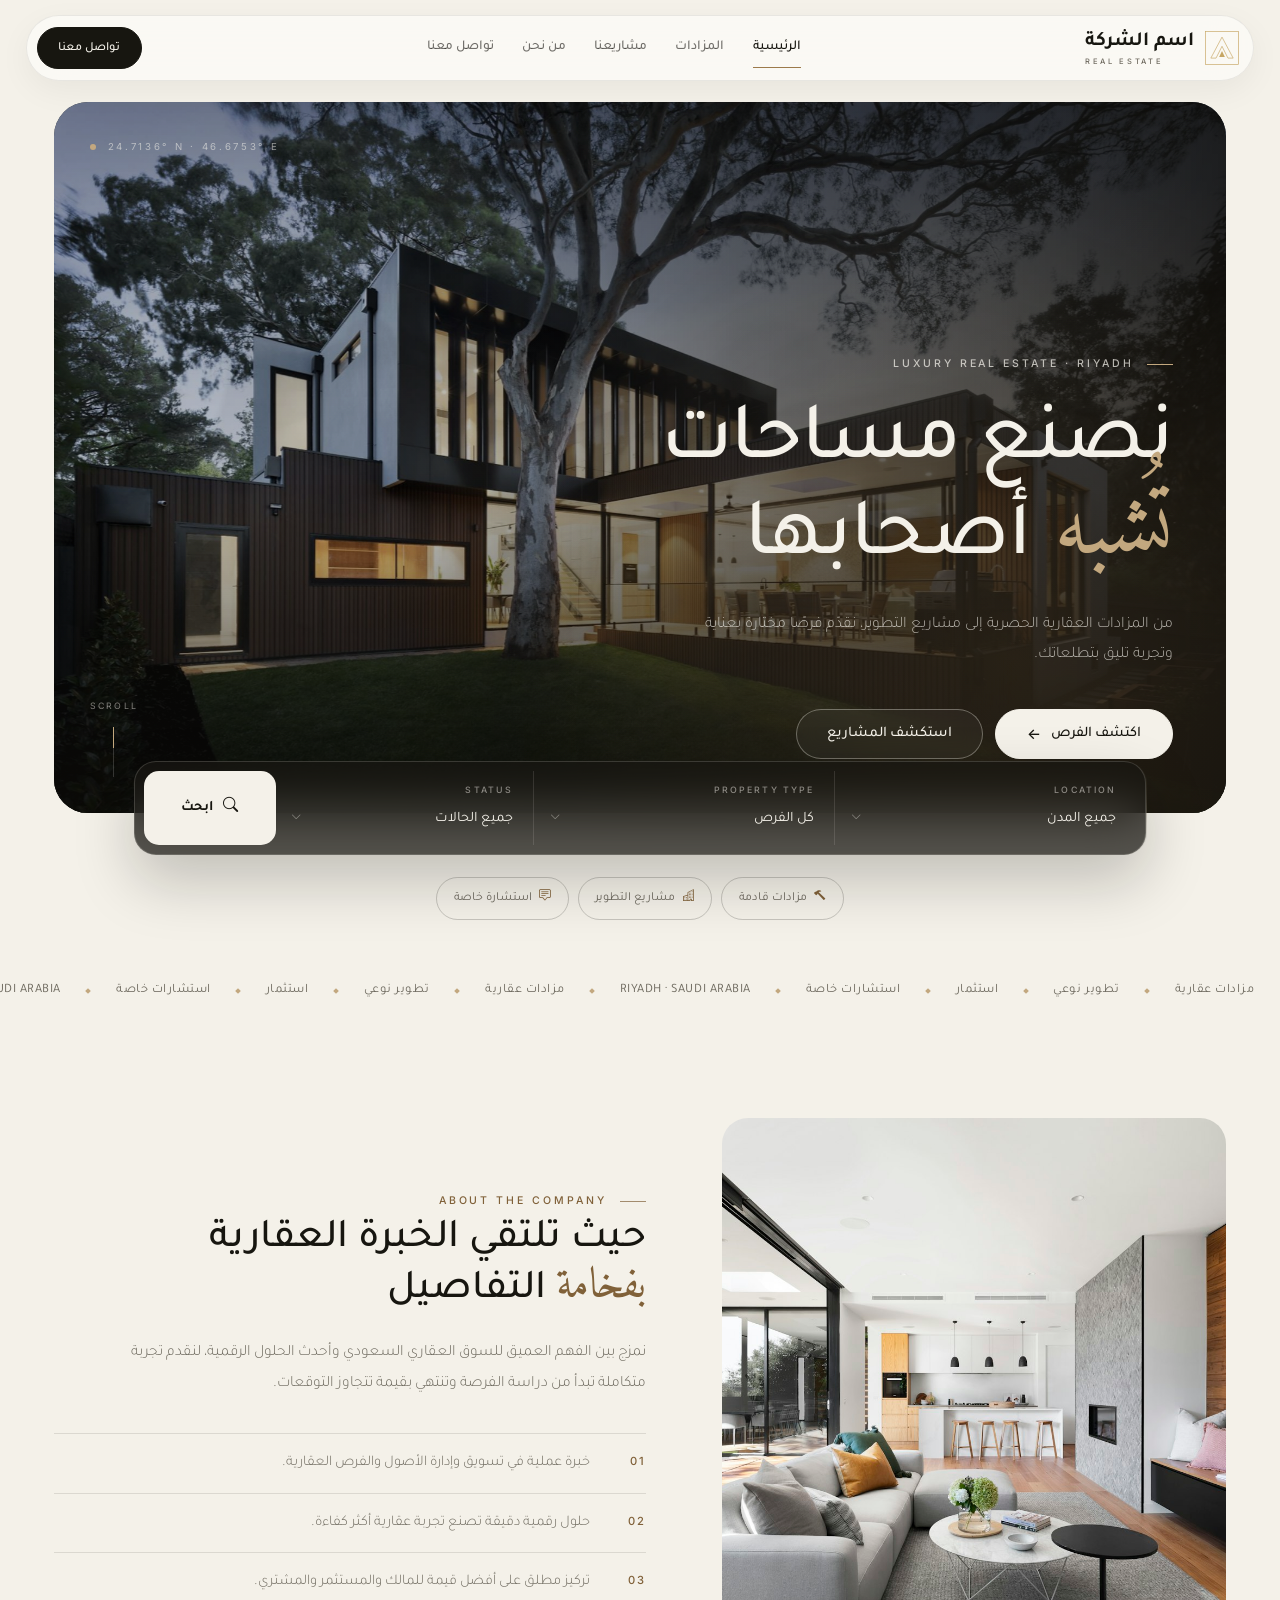
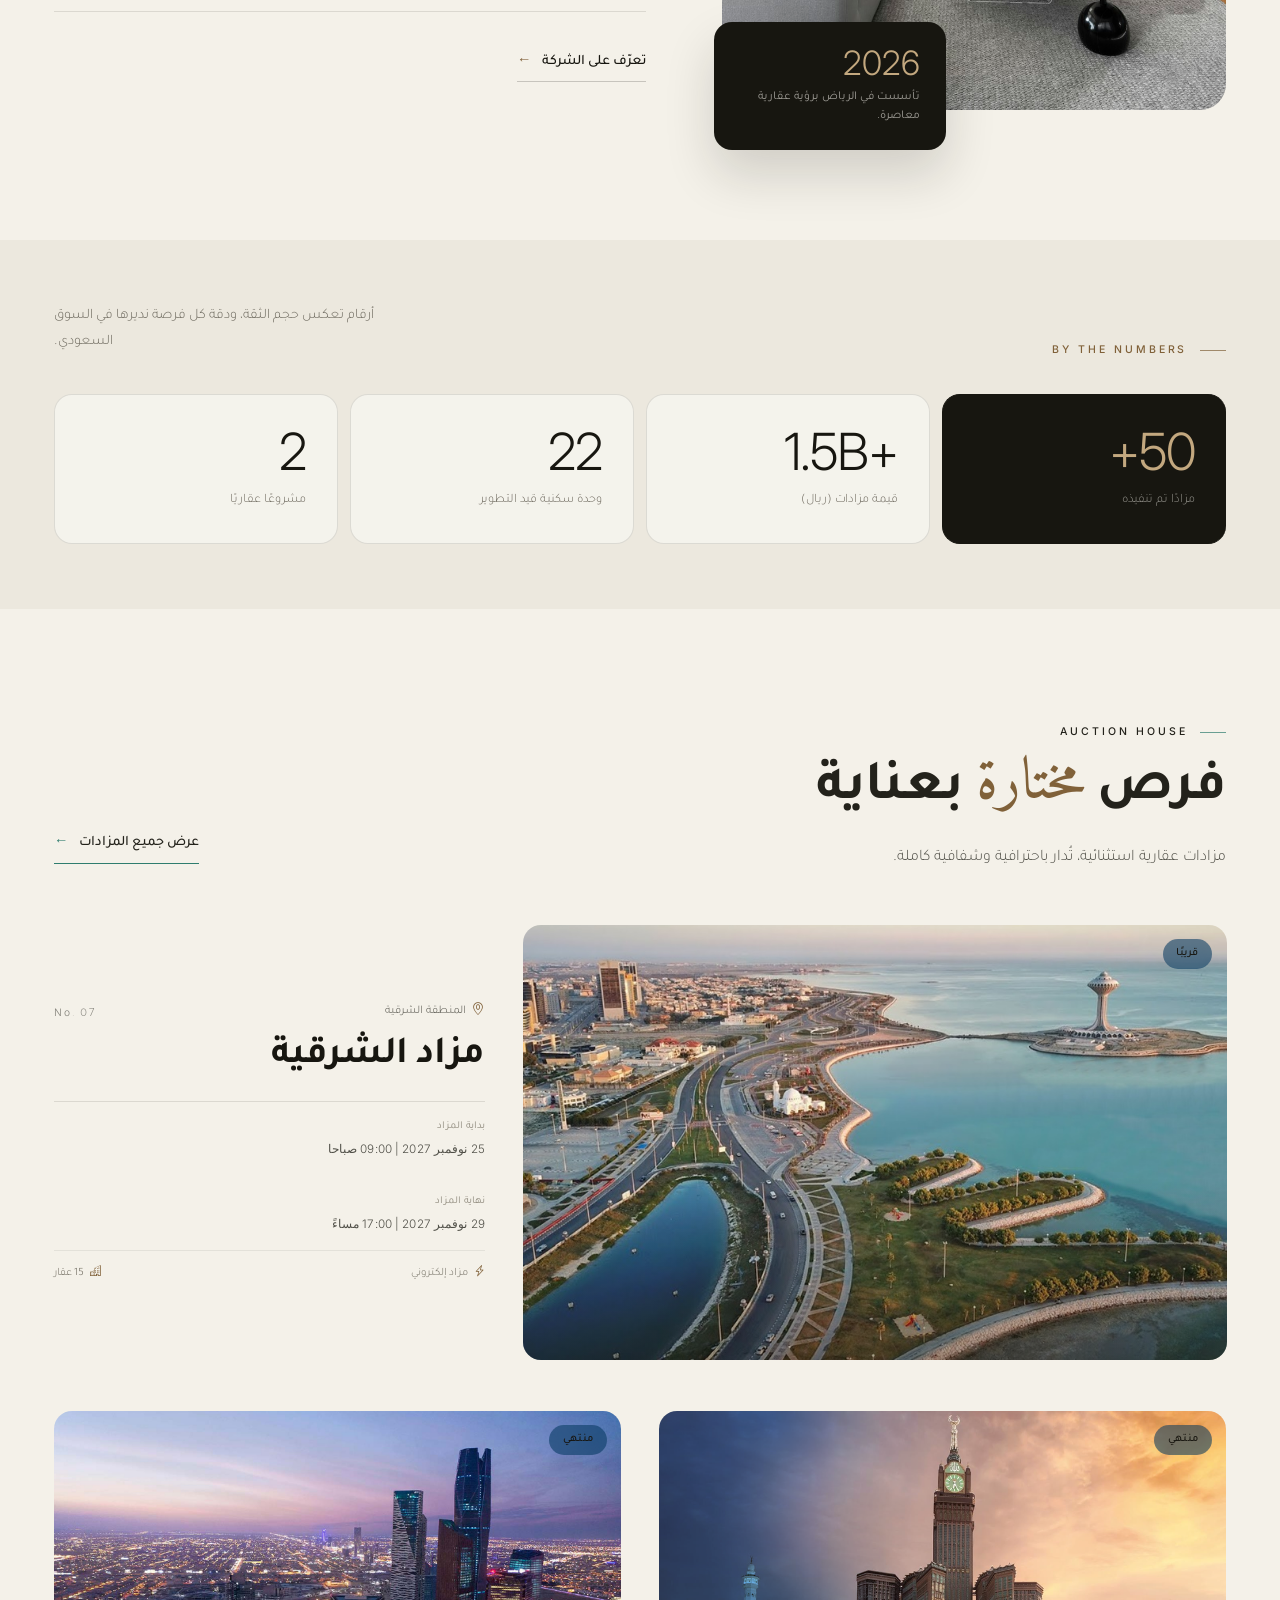
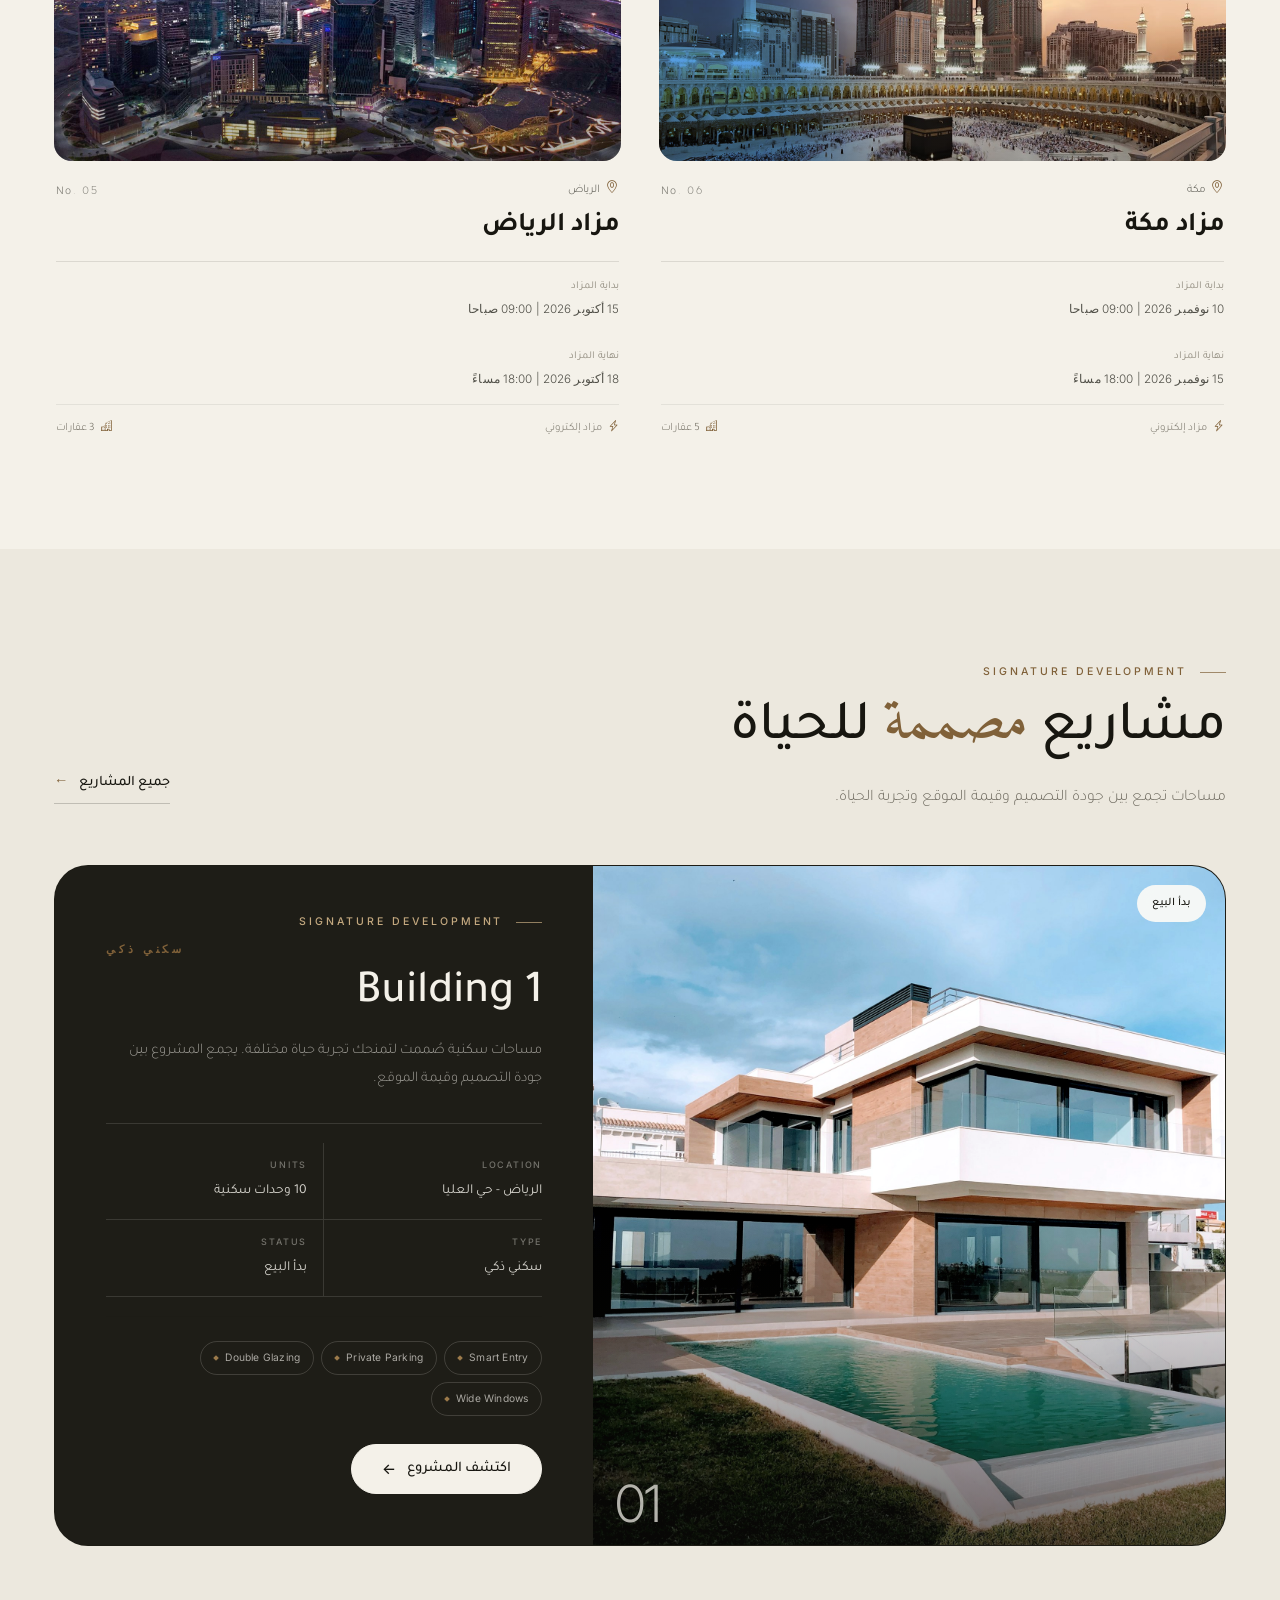
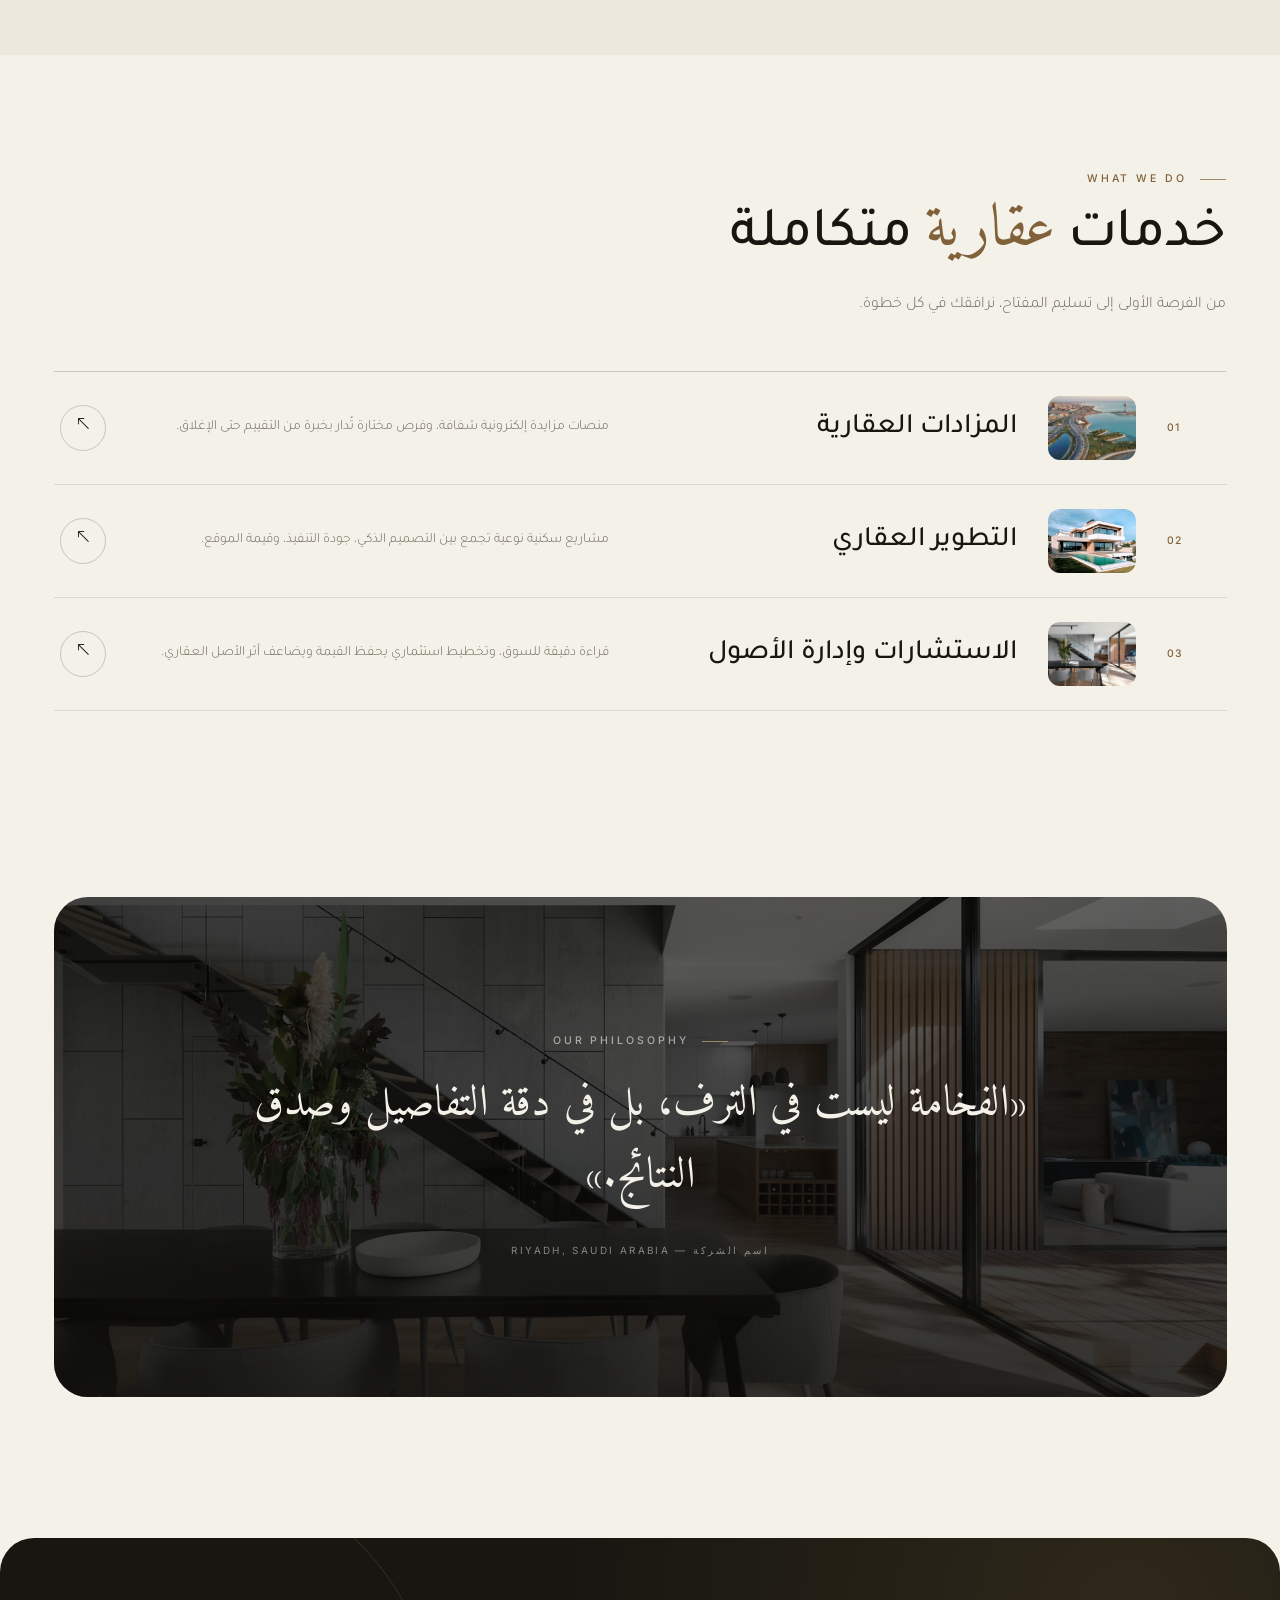
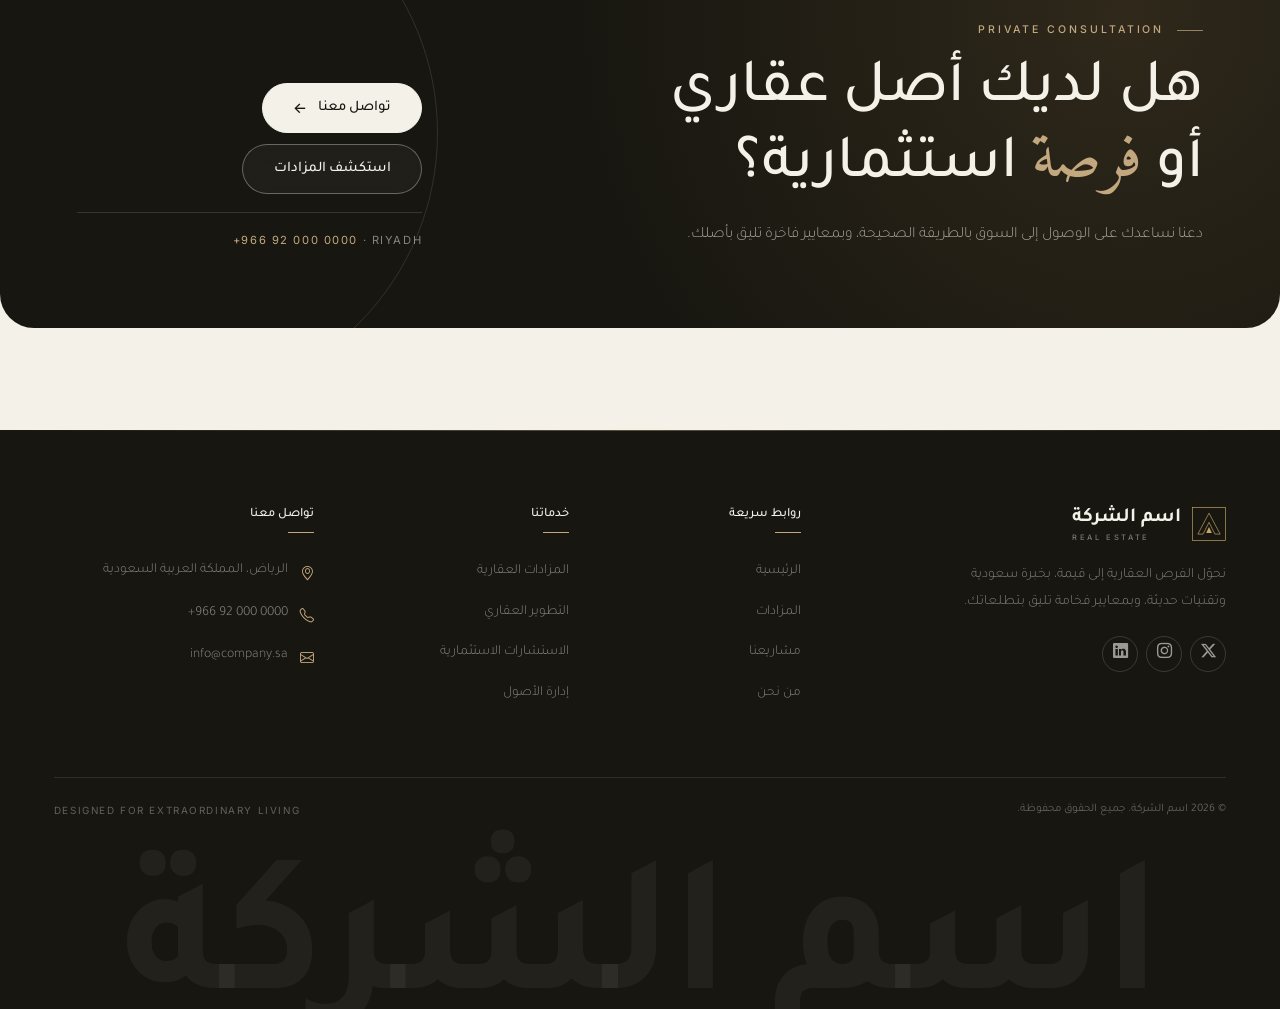
<file: index.html>
<!DOCTYPE html>
<html lang="ar" dir="rtl">
<head>
    <meta charset="UTF-8">
    <meta name="viewport" content="width=device-width, initial-scale=1.0">

    <title>اسم الشركة | الفخامة العقارية · المزادات والتطوير</title>
    <meta name="description" content="نمنحك فرصًا استثمارية آمنة، ومشاريع تطويرية تلبي تطلعاتك السكنية والاستثمارية، بتجربة عقارية فاخرة.">

    <meta property="og:title" content="اسم الشركة | الفخامة العقارية">
    <meta property="og:description" content="نمنحك فرصًا استثمارية آمنة، ومشاريع تطويرية تلبي تطلعاتك السكنية والاستثمارية.">
    <meta property="og:image" content="assets/images/editorial/hero-residence.jpg">
    <meta property="og:type" content="website">

    <link rel="icon" href="assets/logo/favicon.svg" type="image/svg+xml">
    <link rel="preload" href="assets/images/editorial/hero-residence.jpg" as="image">
    <link rel="preload" href="infath-fonts/RuaqArabic-Light.ttf" as="font" type="font/ttf" crossorigin>
    <link rel="preload" href="infath-fonts/RuaqArabic-Medium.ttf" as="font" type="font/ttf" crossorigin>
    <link rel="preload" href="infath-fonts/RuaqArabic-Bold.ttf" as="font" type="font/ttf" crossorigin>
    <link rel="preload" href="infath-fonts/LamaSans-Regular.otf" as="font" type="font/otf" crossorigin>

    <link href="https://cdn.jsdelivr.net/npm/bootstrap-icons/font/bootstrap-icons.css" rel="stylesheet">
    <link rel="stylesheet" href="css/style.css?v=12">
    <link rel="stylesheet" href="css/premium.css?v=1">
    <script>document.documentElement.classList.add('js');</script>
</head>
<body>

    <!-- ============================ Header ============================ -->
    <header class="site-header">
        <div class="header-inner">
            <a class="brand" href="index.html" aria-label="اسم الشركة">
                <span class="brand-mark"><img src="assets/logo/brand-mark.svg" alt=""></span>
                <span class="brand-text">
                    <span class="brand-name">اسم الشركة</span>
                    <span class="brand-sub">Real Estate</span>
                </span>
            </a>

            <nav class="nav-menu" id="mainNav" aria-label="القائمة الرئيسية">
                <a href="index.html">الرئيسية</a>
                <a href="auctions.html">المزادات</a>
                <a href="projects.html">مشاريعنا</a>
                <a href="about.html">من نحن</a>
                <a href="contact.html">تواصل معنا</a>
            </nav>

            <div class="header-actions">
                <a href="contact.html" class="btn btn-outline-light btn-header">تواصل معنا</a>
                <button class="mobile-toggle" type="button" aria-label="فتح القائمة" aria-controls="mainNav" aria-expanded="false">
                    <span></span><span></span><span></span>
                </button>
            </div>
        </div>
    </header>

    <main>
        <!-- ============================ Hero ============================ -->
        <section class="hero-refined">
            <div class="container">
                <div class="hero-frame">
                    <img class="hero-photo"
                         src="assets/images/editorial/hero-residence.jpg"
                         alt="فيلا معاصرة بإضاءة دافئة في مشروع سكني فاخر"
                         width="2000" height="1333" fetchpriority="high" decoding="async">

                    <div class="hero-content">
                        <span class="eyebrow eyebrow-light">Luxury Real Estate · Riyadh</span>
                        <h1 class="hero-title">
                            نصنع مساحات<br>
                            <span class="serif">تُشبه</span> أصحابها
                        </h1>
                        <p class="hero-desc">
                            من المزادات العقارية الحصرية إلى مشاريع التطوير،
                            نقدّم فرصًا مختارة بعناية وتجربة تليق بتطلعاتك.
                        </p>
                        <div class="hero-actions">
                            <a href="auctions.html" class="btn btn-cream">اكتشف الفرص <span class="arrow">←</span></a>
                            <a href="#projects" class="btn btn-glass">استكشف المشاريع</a>
                        </div>
                    </div>

                    <span class="hero-coordinates">24.7136° N · 46.6753° E</span>
                    <span class="hero-scroll">Scroll<span></span></span>
                </div>
            </div>

            <div class="hero-search-wrap">
                <form class="search-dock" id="hero-search" action="auctions.html" method="get" role="search">
                    <div class="search-field">
                        <label for="hero-city">LOCATION</label>
                        <select id="hero-city" name="city" aria-label="المدينة">
                            <option value="all">جميع المدن</option>
                            <option value="الرياض">الرياض</option>
                            <option value="مكة">مكة</option>
                            <option value="المنطقة الشرقية">المنطقة الشرقية</option>
                        </select>
                        <i class="bi bi-chevron-down" aria-hidden="true"></i>
                    </div>

                    <div class="search-field">
                        <label for="hero-type">PROPERTY TYPE</label>
                        <select id="hero-type" name="type" aria-label="نوع الفرصة">
                            <option value="all">كل الفرص</option>
                            <option value="auction">مزاد عقاري</option>
                            <option value="project">مشروع تطوير</option>
                        </select>
                        <i class="bi bi-chevron-down" aria-hidden="true"></i>
                    </div>

                    <div class="search-field">
                        <label for="hero-status">STATUS</label>
                        <select id="hero-status" name="status" aria-label="حالة الفرصة">
                            <option value="all">جميع الحالات</option>
                            <option value="قريبًا">قريبًا</option>
                            <option value="جاري">جاري</option>
                            <option value="منتهي">منتهي</option>
                        </select>
                        <i class="bi bi-chevron-down" aria-hidden="true"></i>
                    </div>

                    <button class="search-submit" type="submit">
                        <i class="bi bi-search" aria-hidden="true"></i>
                        <span>ابحث</span>
                    </button>
                </form>

                <div class="hero-chips">
                    <a class="hero-chip" href="auctions.html"><i class="bi bi-hammer" aria-hidden="true"></i> مزادات قادمة</a>
                    <a class="hero-chip" href="#projects"><i class="bi bi-buildings" aria-hidden="true"></i> مشاريع التطوير</a>
                    <a class="hero-chip" href="contact.html"><i class="bi bi-chat-square-text" aria-hidden="true"></i> استشارة خاصة</a>
                </div>
            </div>
        </section>

        <!-- =========================== Marquee ========================== -->
        <div class="marquee" aria-hidden="true">
            <div class="marquee-track">
                <div class="marquee-group">
                    <span>مزادات عقارية</span><i></i>
                    <span>تطوير نوعي</span><i></i>
                    <span>استثمار</span><i></i>
                    <span>استشارات خاصة</span><i></i>
                    <span>Riyadh · Saudi Arabia</span><i></i>
                    <span>مزادات عقارية</span><i></i>
                    <span>تطوير نوعي</span><i></i>
                    <span>استثمار</span><i></i>
                    <span>استشارات خاصة</span><i></i>
                    <span>Riyadh · Saudi Arabia</span><i></i>
                </div>
                <div class="marquee-group">
                    <span>مزادات عقارية</span><i></i>
                    <span>تطوير نوعي</span><i></i>
                    <span>استثمار</span><i></i>
                    <span>استشارات خاصة</span><i></i>
                    <span>Riyadh · Saudi Arabia</span><i></i>
                    <span>مزادات عقارية</span><i></i>
                    <span>تطوير نوعي</span><i></i>
                    <span>استثمار</span><i></i>
                    <span>استشارات خاصة</span><i></i>
                    <span>Riyadh · Saudi Arabia</span><i></i>
                </div>
            </div>
        </div>

        <!-- ============================ About =========================== -->
        <section class="about-editorial" id="about">
            <div class="container editorial-grid">
                <div class="about-media" data-reveal="right">
                    <div class="about-media-main">
                        <img src="assets/images/editorial/interior-living.jpg"
                             alt="مساحة معيشة معاصرة بتشطيبات خشبية دافئة"
                             loading="lazy" decoding="async" width="1600" height="1067">
                    </div>
                    <div class="about-media-badge">
                        <span class="badge-value">2026</span>
                        <span class="badge-label">تأسست في الرياض برؤية عقارية معاصرة.</span>
                    </div>
                </div>

                <div class="about-copy" data-reveal="left" data-delay="100">
                    <span class="eyebrow">About the company</span>
                    <h2 class="section-title">حيث تلتقي الخبرة العقارية<br><span class="serif">بفخامة</span> التفاصيل</h2>
                    <p>
                        نمزج بين الفهم العميق للسوق العقاري السعودي وأحدث الحلول الرقمية،
                        لنقدم تجربة متكاملة تبدأ من دراسة الفرصة وتنتهي بقيمة تتجاوز التوقعات.
                    </p>

                    <ul class="numbered-list">
                        <li><strong>01</strong><span>خبرة عملية في تسويق وإدارة الأصول والفرص العقارية.</span></li>
                        <li><strong>02</strong><span>حلول رقمية دقيقة تصنع تجربة عقارية أكثر كفاءة.</span></li>
                        <li><strong>03</strong><span>تركيز مطلق على أفضل قيمة للمالك والمستثمر والمشتري.</span></li>
                    </ul>

                    <a href="about.html" class="text-link">تعرّف على الشركة <span class="arrow">←</span></a>
                </div>
            </div>
        </section>

        <!-- ============================ Stats =========================== -->
        <section class="stats-band--editorial">
            <div class="container">
                <div class="stats-head">
                    <span class="eyebrow">By the numbers</span>
                    <p>أرقام تعكس حجم الثقة، ودقة كل فرصة نديرها في السوق السعودي.</p>
                </div>
                <div class="stats-grid" id="stats-grid"></div>
            </div>
        </section>

        <!-- =========================== Auctions ========================= -->
        <section class="section auctions-section" id="auctions">
            <div class="container">
                <div class="split-head">
                    <div class="section-head" data-reveal>
                        <span class="eyebrow">Auction House</span>
                        <h2 class="section-title">فرص <span class="serif">مختارة</span> بعناية</h2>
                        <p class="section-lead">مزادات عقارية استثنائية، تُدار باحترافية وشفافية كاملة.</p>
                    </div>
                    <a href="auctions.html" class="text-link" data-reveal>عرض جميع المزادات <span class="arrow">←</span></a>
                </div>

                <div class="auctions-grid" id="featured-auctions-grid"></div>
            </div>
        </section>

        <!-- =========================== Projects ========================= -->
        <section class="section projects-section" id="projects">
            <div class="container">
                <div class="split-head">
                    <div class="section-head" data-reveal>
                        <span class="eyebrow">Signature Development</span>
                        <h2 class="section-title">مشاريع <span class="serif">مصممة</span> للحياة</h2>
                        <p class="section-lead">مساحات تجمع بين جودة التصميم وقيمة الموقع وتجربة الحياة.</p>
                    </div>
                    <a href="projects.html" class="text-link" data-reveal>جميع المشاريع <span class="arrow">←</span></a>
                </div>

                <div id="featured-project-container"></div>
            </div>
        </section>

        <!-- ============================ Services ========================= -->
        <section class="section services-section" id="services">
            <div class="container">
                <div class="section-head" data-reveal>
                    <span class="eyebrow">What we do</span>
                    <h2 class="section-title">خدمات <span class="serif">عقارية</span> متكاملة</h2>
                    <p class="section-lead">من الفرصة الأولى إلى تسليم المفتاح، نرافقك في كل خطوة.</p>
                </div>

                <div class="service-list">
                    <a class="service-row" href="auctions.html" data-reveal>
                        <span class="service-num">01</span>
                        <span class="service-thumb"><img src="assets/images/auctions/netaq-alsharkia/main.png" alt="" loading="lazy"></span>
                        <h3>المزادات العقارية</h3>
                        <p>منصات مزايدة إلكترونية شفافة، وفرص مختارة تُدار بخبرة من التقييم حتى الإغلاق.</p>
                        <span class="service-arrow"><i class="bi bi-arrow-up-left" aria-hidden="true"></i></span>
                    </a>

                    <a class="service-row" href="projects.html" data-reveal>
                        <span class="service-num">02</span>
                        <span class="service-thumb"><img src="assets/images/development/aqaronaresidence1/hero.jpg" alt="" loading="lazy"></span>
                        <h3>التطوير العقاري</h3>
                        <p>مشاريع سكنية نوعية تجمع بين التصميم الذكي، جودة التنفيذ، وقيمة الموقع.</p>
                        <span class="service-arrow"><i class="bi bi-arrow-up-left" aria-hidden="true"></i></span>
                    </a>

                    <a class="service-row" href="contact.html" data-reveal>
                        <span class="service-num">03</span>
                        <span class="service-thumb"><img src="assets/images/editorial/interior-dining.jpg" alt="" loading="lazy"></span>
                        <h3>الاستشارات وإدارة الأصول</h3>
                        <p>قراءة دقيقة للسوق، وتخطيط استثماري يحفظ القيمة ويضاعف أثر الأصل العقاري.</p>
                        <span class="service-arrow"><i class="bi bi-arrow-up-left" aria-hidden="true"></i></span>
                    </a>
                </div>
            </div>
        </section>

        <!-- ============================= Quote =========================== -->
        <section class="quote-section">
            <div class="container">
                <div class="quote-panel" data-reveal="zoom">
                    <img src="assets/images/editorial/interior-dining.jpg" alt="" loading="lazy" decoding="async">
                    <blockquote>
                        <span class="eyebrow eyebrow-light">Our philosophy</span>
                        <p>«الفخامة ليست في الترف، بل في دقة التفاصيل وصدق النتائج.»</p>
                        <cite>اسم الشركة — Riyadh, Saudi Arabia</cite>
                    </blockquote>
                </div>
            </div>
        </section>

        <!-- ============================= CTA ============================ -->
        <section class="cta">
            <div class="container cta-inner cta-inner--split" data-reveal>
                <div>
                    <span class="eyebrow eyebrow-light">Private Consultation</span>
                    <h2>هل لديك أصل عقاري<br>أو <span class="serif">فرصة</span> استثمارية؟</h2>
                    <p>دعنا نساعدك على الوصول إلى السوق بالطريقة الصحيحة، وبمعايير فاخرة تليق بأصلك.</p>
                </div>
                <div class="cta-side">
                    <div class="cta-btns">
                        <a href="contact.html" class="btn btn-gold">تواصل معنا <span class="arrow">←</span></a>
                        <a href="auctions.html" class="btn btn-outline-light">استكشف المزادات</a>
                    </div>
                    <span class="cta-contact">
                        <a href="tel:+966920000000" dir="ltr">+966 92 000 0000</a> · RIYADH
                    </span>
                </div>
            </div>
        </section>
    </main>

    <!-- ============================ Footer ============================ -->
    <footer class="site-footer">
        <div class="container">
            <div class="footer-grid">
                <div class="footer-brand">
                    <a class="brand" href="index.html" aria-label="اسم الشركة">
                        <span class="brand-mark"><img src="assets/logo/brand-mark.svg" alt=""></span>
                        <span class="brand-text">
                            <span class="brand-name">اسم الشركة</span>
                            <span class="brand-sub">Real Estate</span>
                        </span>
                    </a>
                    <p>
                        نحوّل الفرص العقارية إلى قيمة، بخبرة سعودية وتقنيات حديثة،
                        وبمعايير فخامة تليق بتطلعاتك.
                    </p>
                    <div class="footer-social">
                        <a href="#" aria-label="X"><i class="bi bi-twitter-x"></i></a>
                        <a href="#" aria-label="Instagram"><i class="bi bi-instagram"></i></a>
                        <a href="#" aria-label="LinkedIn"><i class="bi bi-linkedin"></i></a>
                    </div>
                </div>

                <div>
                    <h4 class="footer-title">روابط سريعة</h4>
                    <ul class="footer-links">
                        <li><a href="index.html">الرئيسية</a></li>
                        <li><a href="auctions.html">المزادات</a></li>
                        <li><a href="projects.html">مشاريعنا</a></li>
                        <li><a href="about.html">من نحن</a></li>
                    </ul>
                </div>

                <div>
                    <h4 class="footer-title">خدماتنا</h4>
                    <ul class="footer-links">
                        <li><a href="auctions.html">المزادات العقارية</a></li>
                        <li><a href="projects.html">التطوير العقاري</a></li>
                        <li><a href="contact.html">الاستشارات الاستثمارية</a></li>
                        <li><a href="contact.html">إدارة الأصول</a></li>
                    </ul>
                </div>

                <div>
                    <h4 class="footer-title">تواصل معنا</h4>
                    <ul class="footer-contact">
                        <li><i class="bi bi-geo-alt"></i><span>الرياض، المملكة العربية السعودية</span></li>
                        <li><i class="bi bi-telephone"></i><a href="tel:+966920000000" dir="ltr">+966 92 000 0000</a></li>
                        <li><i class="bi bi-envelope"></i><a href="mailto:info@company.sa">info@company.sa</a></li>
                    </ul>
                </div>
            </div>

            <div class="footer-bottom">
                <span>© 2026 اسم الشركة. جميع الحقوق محفوظة.</span>
                <span class="latin">Designed for extraordinary living</span>
            </div>
        </div>
    </footer>

    <script src="js/data.js?v=12"></script>
    <script src="js/main.js?v=12"></script>
    <script src="js/premium.js?v=1"></script>
</body>
</html>
</file>
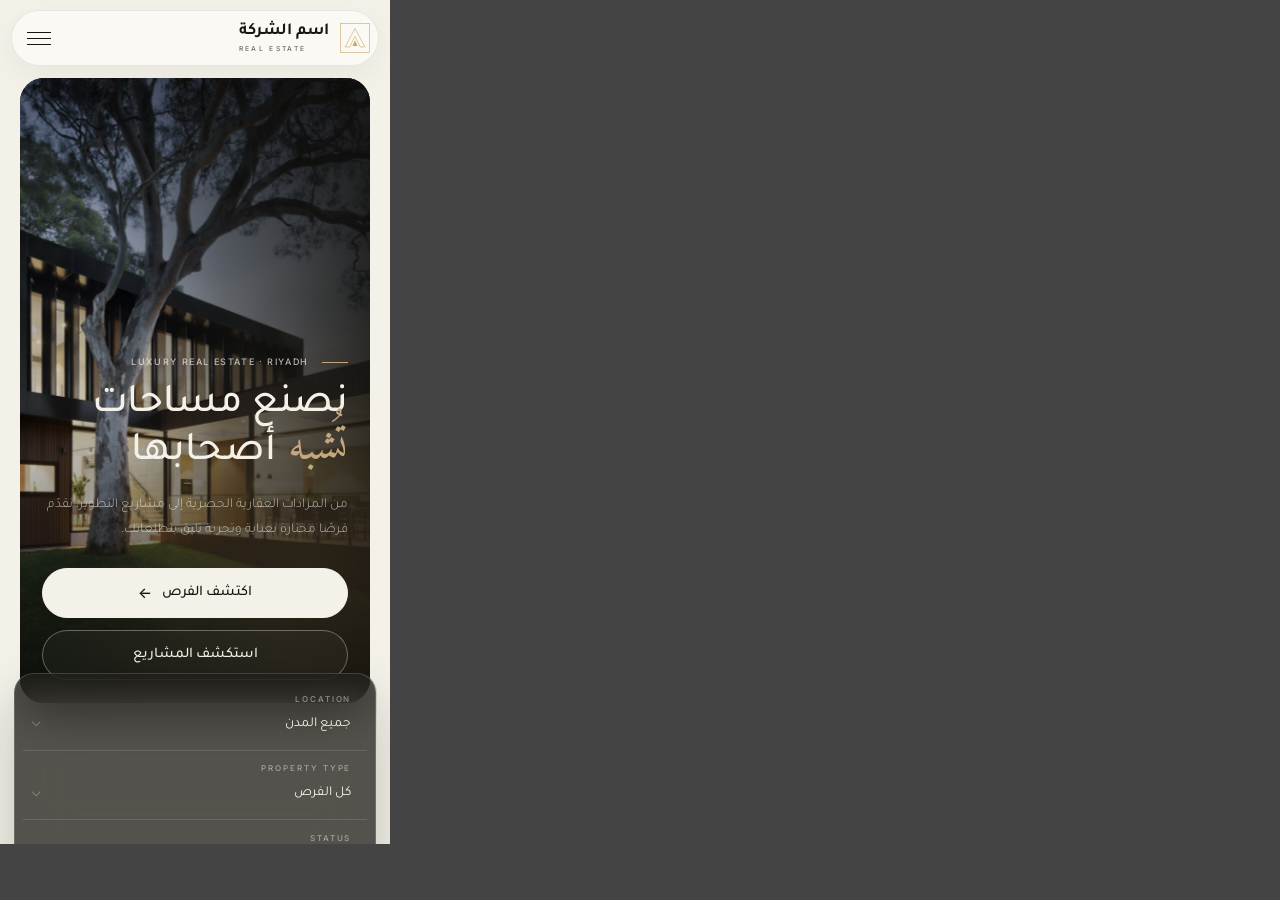
<file: _diag-mobile.html>
<!DOCTYPE html>
<html>
<head>
<meta charset="utf-8">
<title>mobile diag</title>
<style>
  html, body { margin: 0; background: #444; }
  iframe { width: 390px; height: 844px; border: 0; display: block; }
</style>
</head>
<body>
<iframe id="frame" src="index.html"></iframe>
</body>
</html>
</file>
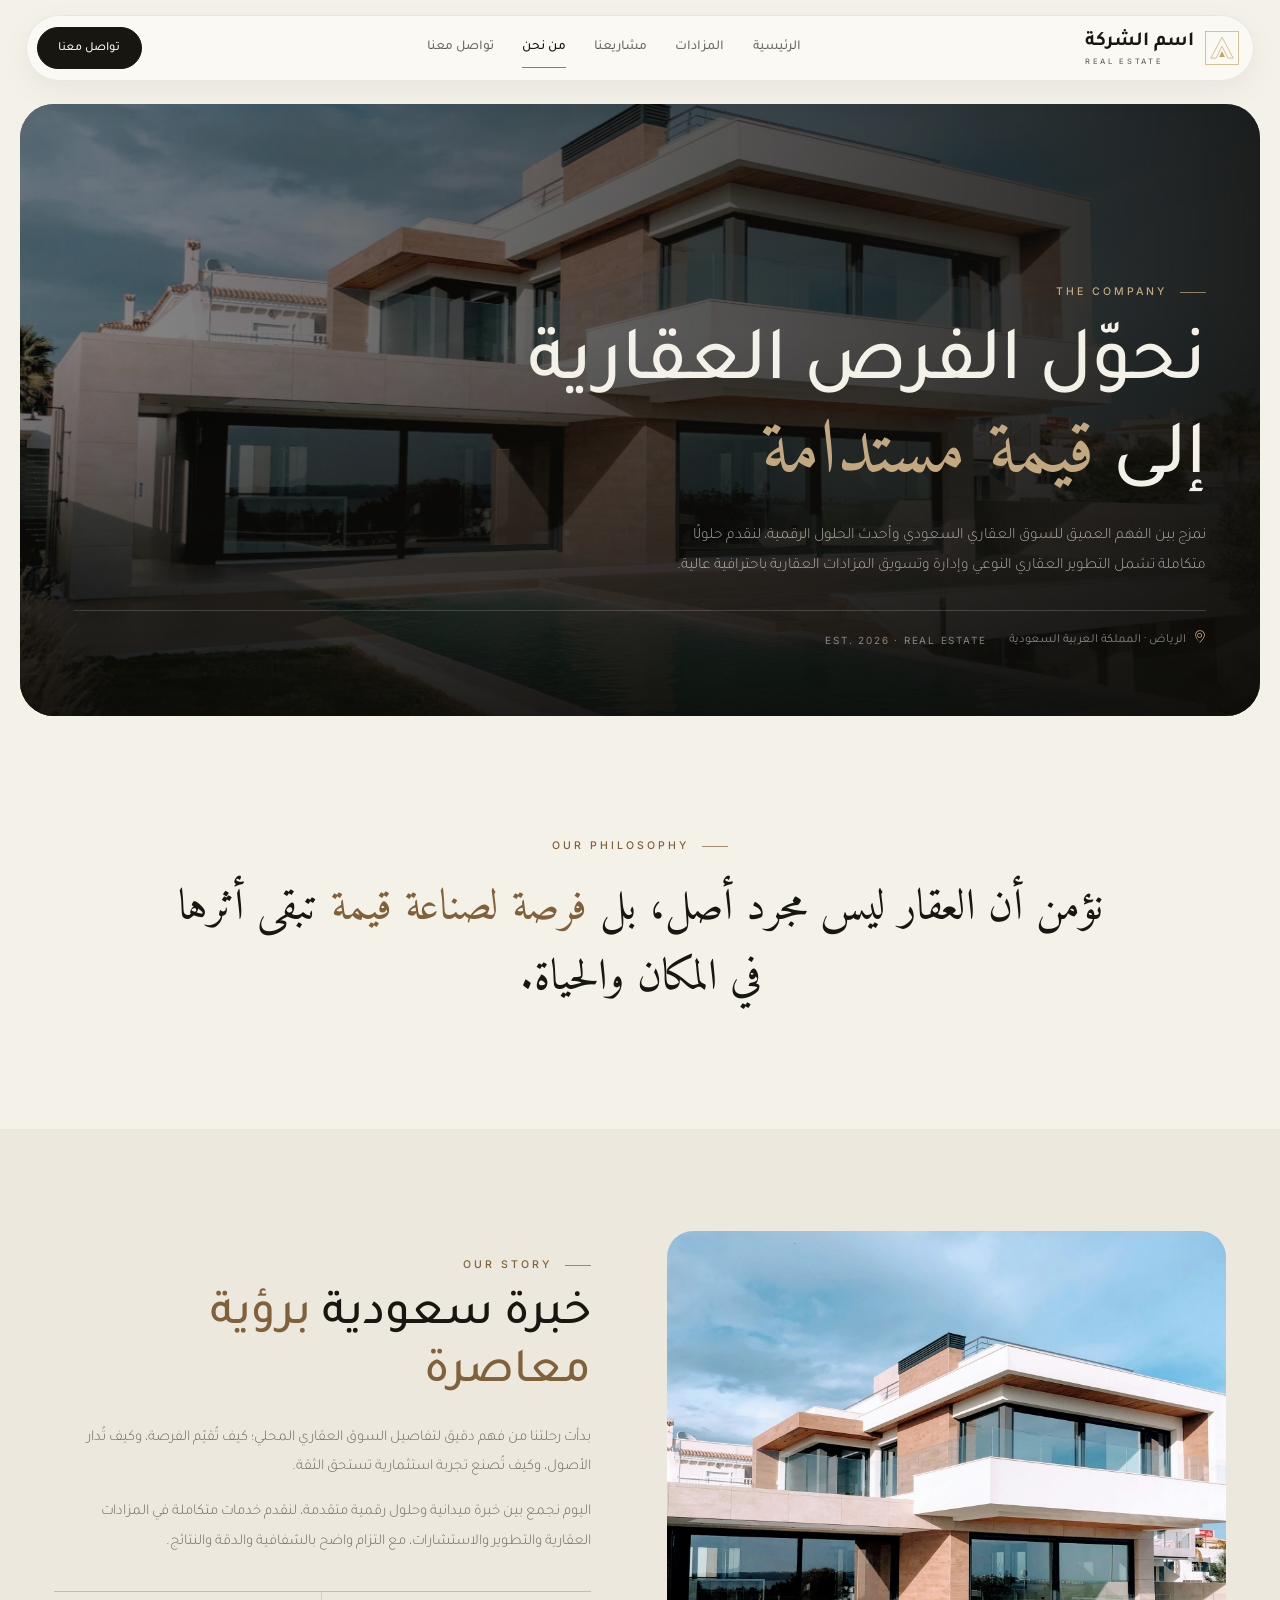
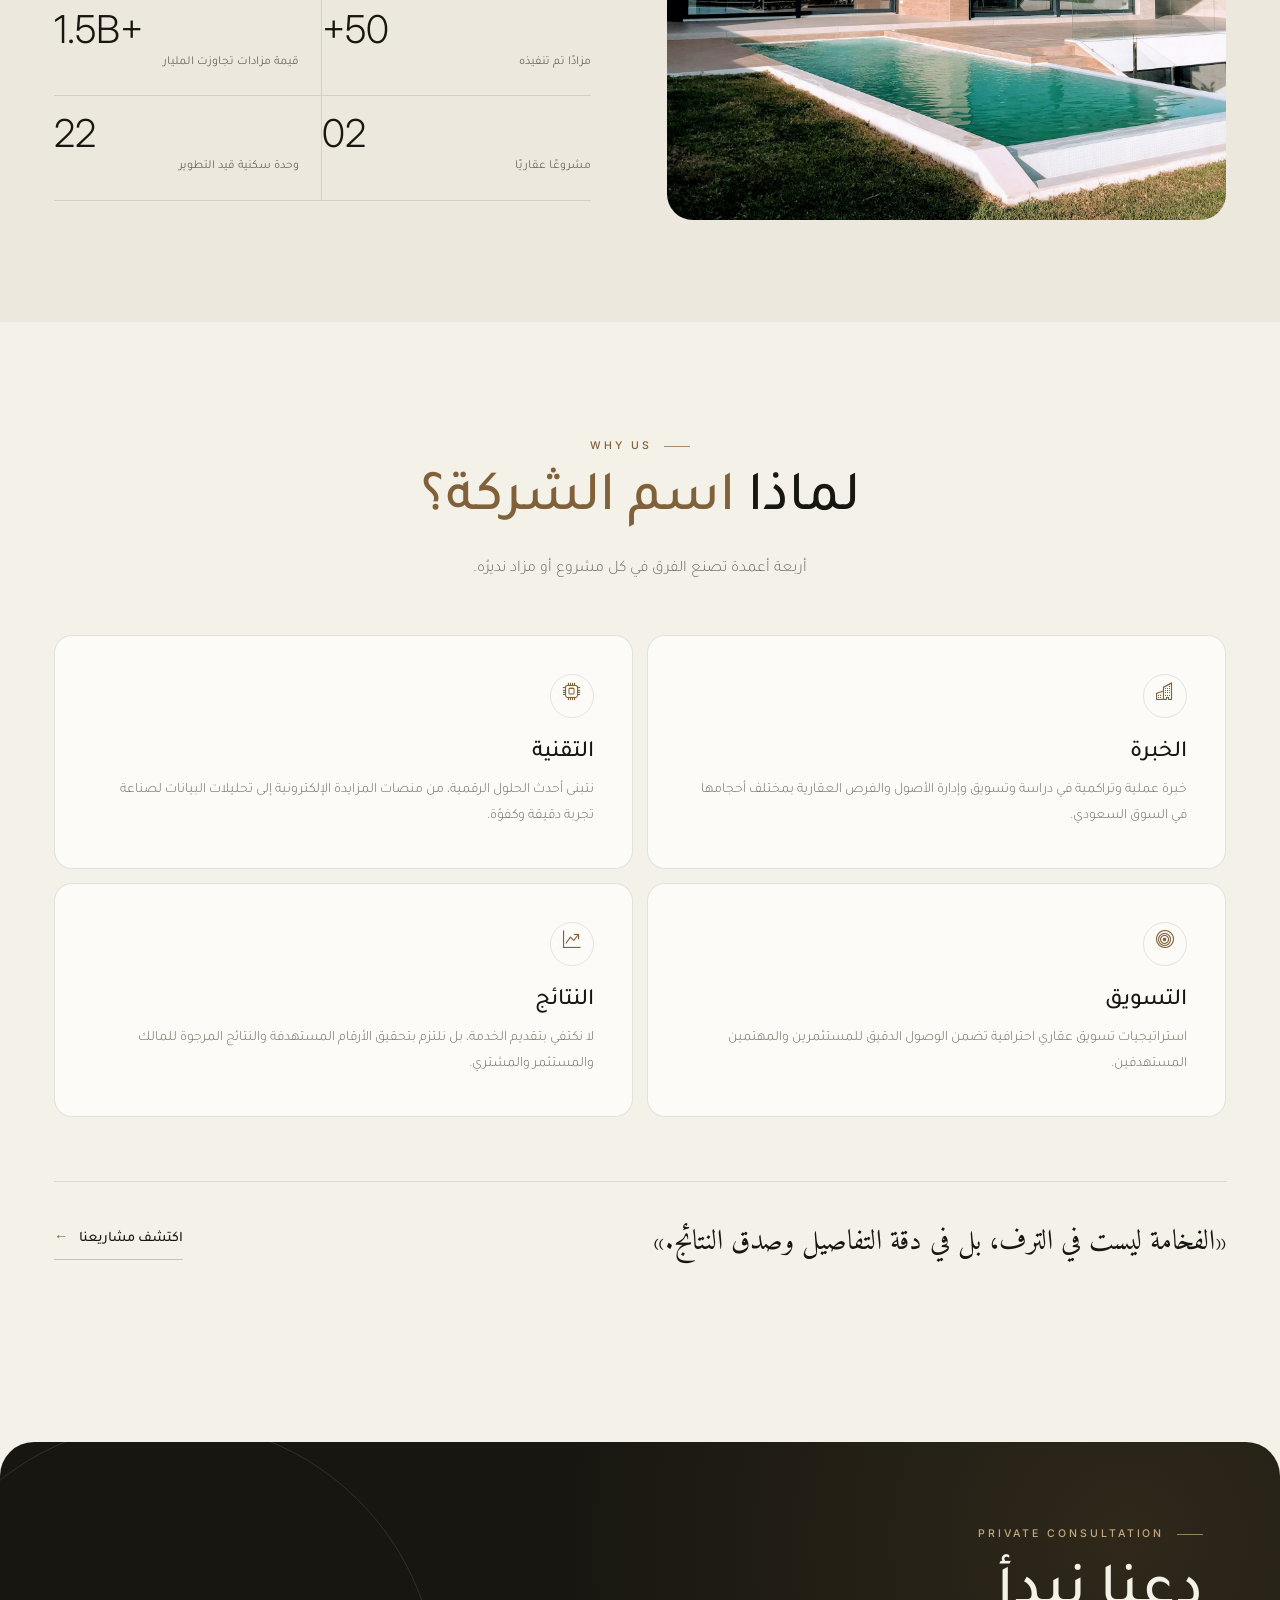
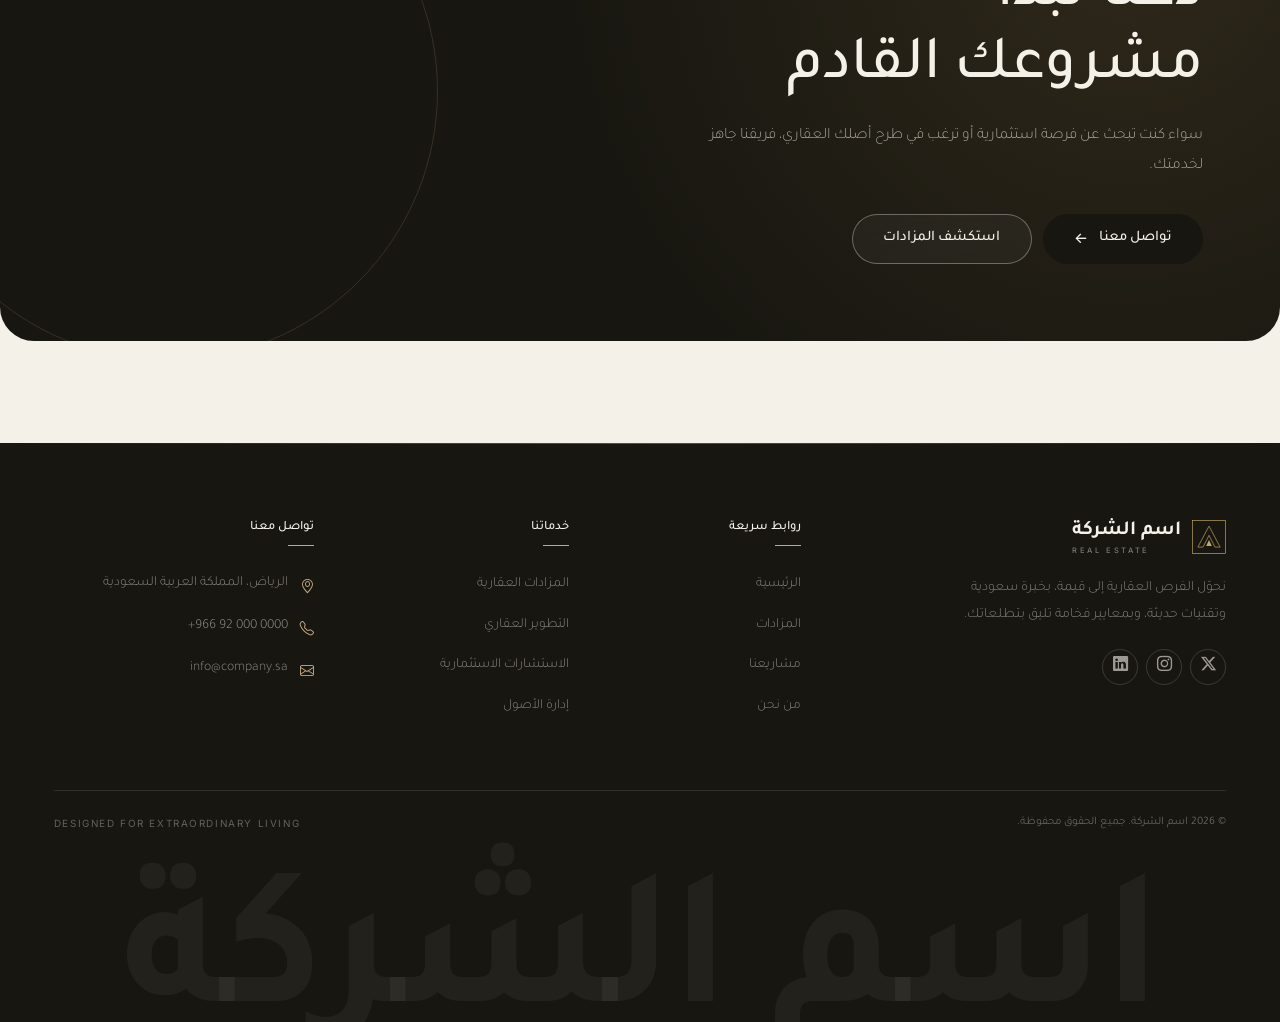
<file: about.html>
<!DOCTYPE html>
<html lang="ar" dir="rtl">
<head>
    <meta charset="UTF-8">
    <meta name="viewport" content="width=device-width, initial-scale=1.0">

    <title>من نحن | اسم الشركة · الفخامة العقارية</title>
    <meta name="description" content="تعرّف على اسم الشركة: خبرة في تسويق وإدارة الأصول والمزادات العقارية والتطوير، بمعايير فخامة وتقنيات حديثة.">

    <meta property="og:title" content="من نحن | اسم الشركة">
    <meta property="og:description" content="نحوّل الفرص العقارية إلى قيمة مستدامة، بخبرة سعودية وتقنيات حديثة.">
    <meta property="og:image" content="assets/images/development/aqaronaresidence1/residence-01.jpg">
    <meta property="og:type" content="website">

    <link rel="icon" href="assets/logo/favicon.svg" type="image/svg+xml">
    <link rel="preload" href="infath-fonts/RuaqArabic-Light.ttf" as="font" type="font/ttf" crossorigin>
    <link rel="preload" href="infath-fonts/RuaqArabic-Medium.ttf" as="font" type="font/ttf" crossorigin>
    <link rel="preload" href="infath-fonts/RuaqArabic-Bold.ttf" as="font" type="font/ttf" crossorigin>
    <link rel="preload" href="infath-fonts/LamaSans-Regular.otf" as="font" type="font/otf" crossorigin>
    <link href="https://cdn.jsdelivr.net/npm/bootstrap-icons/font/bootstrap-icons.css" rel="stylesheet">
    <link rel="stylesheet" href="css/style.css?v=10">
    <link rel="stylesheet" href="css/premium.css?v=1">
    <script>document.documentElement.classList.add('js');</script>
</head>
<body>

    <!-- ============================ Header ============================ -->
    <header class="site-header">
        <div class="header-inner">
            <a class="brand" href="index.html" aria-label="اسم الشركة">
                <span class="brand-mark"><img src="assets/logo/brand-mark.svg" alt=""></span>
                <span class="brand-text">
                    <span class="brand-name">اسم الشركة</span>
                    <span class="brand-sub">Real Estate</span>
                </span>
            </a>

            <nav class="nav-menu" id="mainNav" aria-label="القائمة الرئيسية">
                <a href="index.html">الرئيسية</a>
                <a href="auctions.html">المزادات</a>
                <a href="projects.html">مشاريعنا</a>
                <a href="about.html">من نحن</a>
                <a href="contact.html">تواصل معنا</a>
            </nav>

            <div class="header-actions">
                <a href="contact.html" class="btn btn-outline-light btn-header">تواصل معنا</a>
                <button class="mobile-toggle" type="button" aria-label="فتح القائمة" aria-controls="mainNav" aria-expanded="false">
                    <span></span><span></span><span></span>
                </button>
            </div>
        </div>
    </header>

    <main>
        <!-- ============================ Hero ============================ -->
        <section class="page-hero about-hero">
            <div class="page-hero-bg" style="background-image: url('assets/images/development/aqaronaresidence1/residence-01.jpg');"></div>
            <div class="container page-hero-inner">
                <span class="eyebrow eyebrow-light">The Company</span>
                <h1>نحوّل الفرص العقارية<br>إلى <em style="font-style: normal; color: var(--gold-2);">قيمة مستدامة</em></h1>
                <p>
                    نمزج بين الفهم العميق للسوق العقاري السعودي وأحدث الحلول الرقمية،
                    لنقدم حلولًا متكاملة تشمل التطوير العقاري النوعي وإدارة وتسويق
                    المزادات العقارية باحترافية عالية.
                </p>
                <div class="page-hero-meta">
                    <span><i class="bi bi-geo-alt"></i> الرياض · المملكة العربية السعودية</span>
                    <span class="latin">Est. 2026 · Real Estate</span>
                </div>
            </div>
        </section>

        <!-- ========================== Statement ======================== -->
        <section class="section about-statement">
            <div class="container">
                <div class="about-statement-inner" data-reveal>
                    <span class="eyebrow" style="margin-bottom: 1.4rem; display: inline-flex;">Our Philosophy</span>
                    <p>
                        نؤمن أن العقار ليس مجرد أصل، بل <em>فرصة لصناعة قيمة</em>
                        تبقى أثرها في المكان والحياة.
                    </p>
                </div>
            </div>
        </section>

        <!-- ============================ Story ========================== -->
        <section class="section about-story">
            <div class="container about-story-grid">
                <div class="about-story-media" data-reveal="right">
                    <img src="assets/images/development/aqaronaresidence1/hero.jpg"
                         alt="مشروع سكني فاخر من مشاريع اسم الشركة" loading="lazy">
                </div>

                <div class="about-story-copy" data-reveal="left" data-delay="120">
                    <span class="eyebrow">Our Story</span>
                    <h2 class="section-title">خبرة سعودية <span class="gold">برؤية معاصرة</span></h2>
                    <p>
                        بدأت رحلتنا من فهم دقيق لتفاصيل السوق العقاري المحلي؛ كيف تُقيّم
                        الفرصة، وكيف تُدار الأصول، وكيف تُصنع تجربة استثمارية تستحق الثقة.
                    </p>
                    <p>
                        اليوم نجمع بين خبرة ميدانية وحلول رقمية متقدمة، لنقدم خدمات
                        متكاملة في المزادات العقارية والتطوير والاستشارات، مع التزام
                        واضح بالشفافية والدقة والنتائج.
                    </p>

                    <div class="about-facts">
                        <div class="about-fact">
                            <span class="fact-value">+50</span>
                            <span class="fact-label">مزادًا تم تنفيذه</span>
                        </div>
                        <div class="about-fact">
                            <span class="fact-value">1.5B+</span>
                            <span class="fact-label">قيمة مزادات تجاوزت المليار</span>
                        </div>
                        <div class="about-fact">
                            <span class="fact-value">02</span>
                            <span class="fact-label">مشروعًا عقاريًا</span>
                        </div>
                        <div class="about-fact">
                            <span class="fact-value">22</span>
                            <span class="fact-label">وحدة سكنية قيد التطوير</span>
                        </div>
                    </div>
                </div>
            </div>
        </section>

        <!-- ============================= Why =========================== -->
        <section class="section">
            <div class="container">
                <div class="section-head center" data-reveal>
                    <span class="eyebrow">Why us</span>
                    <h2 class="section-title">لماذا <span class="gold">اسم الشركة؟</span></h2>
                    <p class="section-lead">أربعة أعمدة تصنع الفرق في كل مشروع أو مزاد نديرُه.</p>
                </div>

                <div class="why-grid">
                    <article class="why-card" data-reveal data-delay="0">
                        <span class="why-icon"><i class="bi bi-buildings"></i></span>
                        <h3>الخبرة</h3>
                        <p>خبرة عملية وتراكمية في دراسة وتسويق وإدارة الأصول والفرص العقارية بمختلف أحجامها في السوق السعودي.</p>
                    </article>
                    <article class="why-card" data-reveal data-delay="100">
                        <span class="why-icon"><i class="bi bi-cpu"></i></span>
                        <h3>التقنية</h3>
                        <p>نتبنى أحدث الحلول الرقمية، من منصات المزايدة الإلكترونية إلى تحليلات البيانات لصناعة تجربة دقيقة وكفؤة.</p>
                    </article>
                    <article class="why-card" data-reveal data-delay="200">
                        <span class="why-icon"><i class="bi bi-bullseye"></i></span>
                        <h3>التسويق</h3>
                        <p>استراتيجيات تسويق عقاري احترافية تضمن الوصول الدقيق للمستثمرين والمهتمين المستهدفين.</p>
                    </article>
                    <article class="why-card" data-reveal data-delay="300">
                        <span class="why-icon"><i class="bi bi-graph-up-arrow"></i></span>
                        <h3>النتائج</h3>
                        <p>لا نكتفي بتقديم الخدمة، بل نلتزم بتحقيق الأرقام المستهدفة والنتائج المرجوة للمالك والمستثمر والمشتري.</p>
                    </article>
                </div>

                <div class="about-values-note" data-reveal>
                    <p>«الفخامة ليست في الترف، بل في دقة التفاصيل وصدق النتائج.»</p>
                    <a href="projects.html" class="text-link">اكتشف مشاريعنا <span class="arrow">←</span></a>
                </div>
            </div>
        </section>

        <!-- ============================= CTA =========================== -->
        <section class="cta">
            <div class="container cta-inner" data-reveal>
                <span class="eyebrow eyebrow-light">Private Consultation</span>
                <h2>دعنا نبدأ<br>مشروعك القادم</h2>
                <p>سواء كنت تبحث عن فرصة استثمارية أو ترغب في طرح أصلك العقاري، فريقنا جاهز لخدمتك.</p>
                <div class="cta-btns">
                    <a href="contact.html" class="btn btn-gold">تواصل معنا <span class="arrow">←</span></a>
                    <a href="auctions.html" class="btn btn-outline-light">استكشف المزادات</a>
                </div>
            </div>
        </section>
    </main>

    <!-- ============================ Footer ============================ -->
    <footer class="site-footer">
        <div class="container">
            <div class="footer-grid">
                <div class="footer-brand">
                    <a class="brand" href="index.html" aria-label="اسم الشركة">
                        <span class="brand-mark"><img src="assets/logo/brand-mark.svg" alt=""></span>
                        <span class="brand-text">
                            <span class="brand-name">اسم الشركة</span>
                            <span class="brand-sub">Real Estate</span>
                        </span>
                    </a>
                    <p>نحوّل الفرص العقارية إلى قيمة، بخبرة سعودية وتقنيات حديثة، وبمعايير فخامة تليق بتطلعاتك.</p>
                    <div class="footer-social">
                        <a href="#" aria-label="X"><i class="bi bi-twitter-x"></i></a>
                        <a href="#" aria-label="Instagram"><i class="bi bi-instagram"></i></a>
                        <a href="#" aria-label="LinkedIn"><i class="bi bi-linkedin"></i></a>
                    </div>
                </div>

                <div>
                    <h4 class="footer-title">روابط سريعة</h4>
                    <ul class="footer-links">
                        <li><a href="index.html">الرئيسية</a></li>
                        <li><a href="auctions.html">المزادات</a></li>
                        <li><a href="projects.html">مشاريعنا</a></li>
                        <li><a href="about.html">من نحن</a></li>
                    </ul>
                </div>

                <div>
                    <h4 class="footer-title">خدماتنا</h4>
                    <ul class="footer-links">
                        <li><a href="auctions.html">المزادات العقارية</a></li>
                        <li><a href="projects.html">التطوير العقاري</a></li>
                        <li><a href="contact.html">الاستشارات الاستثمارية</a></li>
                        <li><a href="contact.html">إدارة الأصول</a></li>
                    </ul>
                </div>

                <div>
                    <h4 class="footer-title">تواصل معنا</h4>
                    <ul class="footer-contact">
                        <li><i class="bi bi-geo-alt"></i><span>الرياض، المملكة العربية السعودية</span></li>
                        <li><i class="bi bi-telephone"></i><a href="tel:+966920000000" dir="ltr">+966 92 000 0000</a></li>
                        <li><i class="bi bi-envelope"></i><a href="mailto:info@company.sa">info@company.sa</a></li>
                    </ul>
                </div>
            </div>

            <div class="footer-bottom">
                <span>© 2026 اسم الشركة. جميع الحقوق محفوظة.</span>
                <span class="latin">Designed for extraordinary living</span>
            </div>
        </div>
    </footer>

    <script src="js/data.js?v=10"></script>
    <script src="js/main.js?v=10"></script>
    <script src="js/premium.js?v=1"></script>
</body>
</html>
</file>
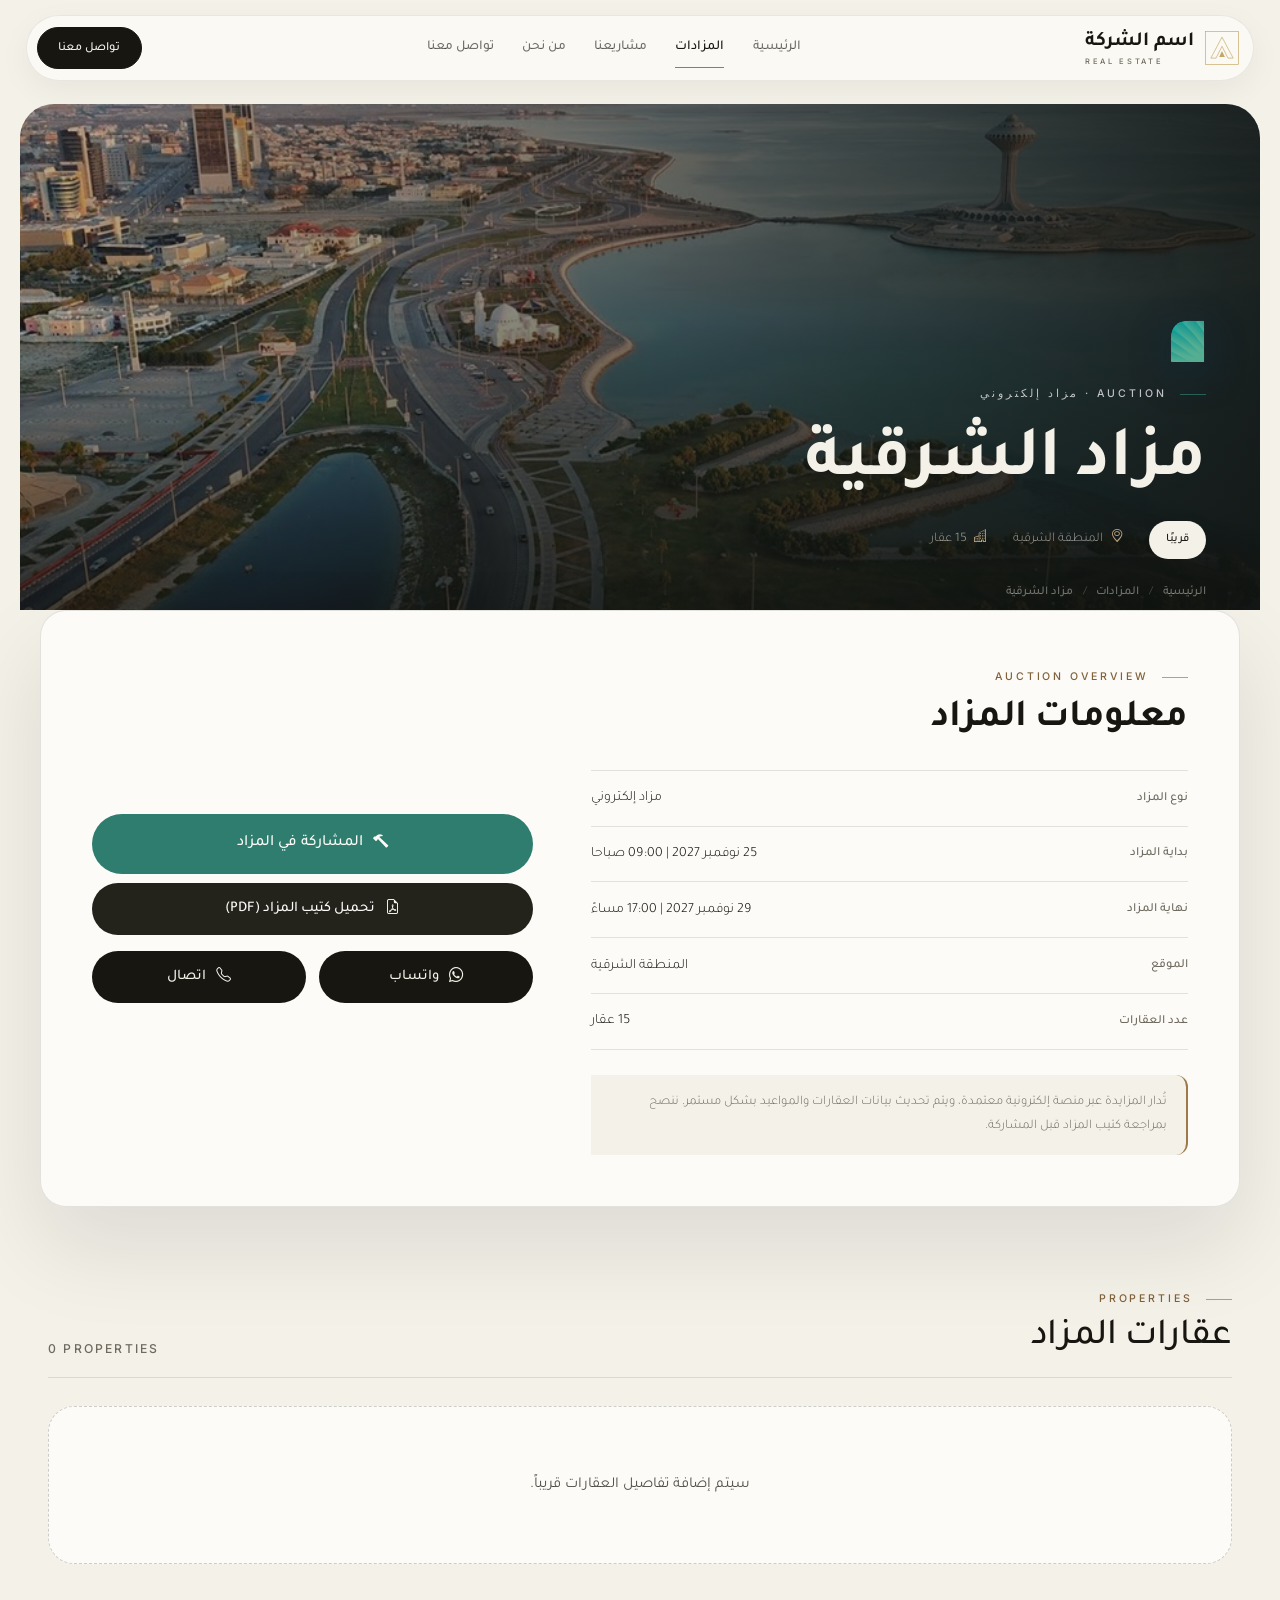
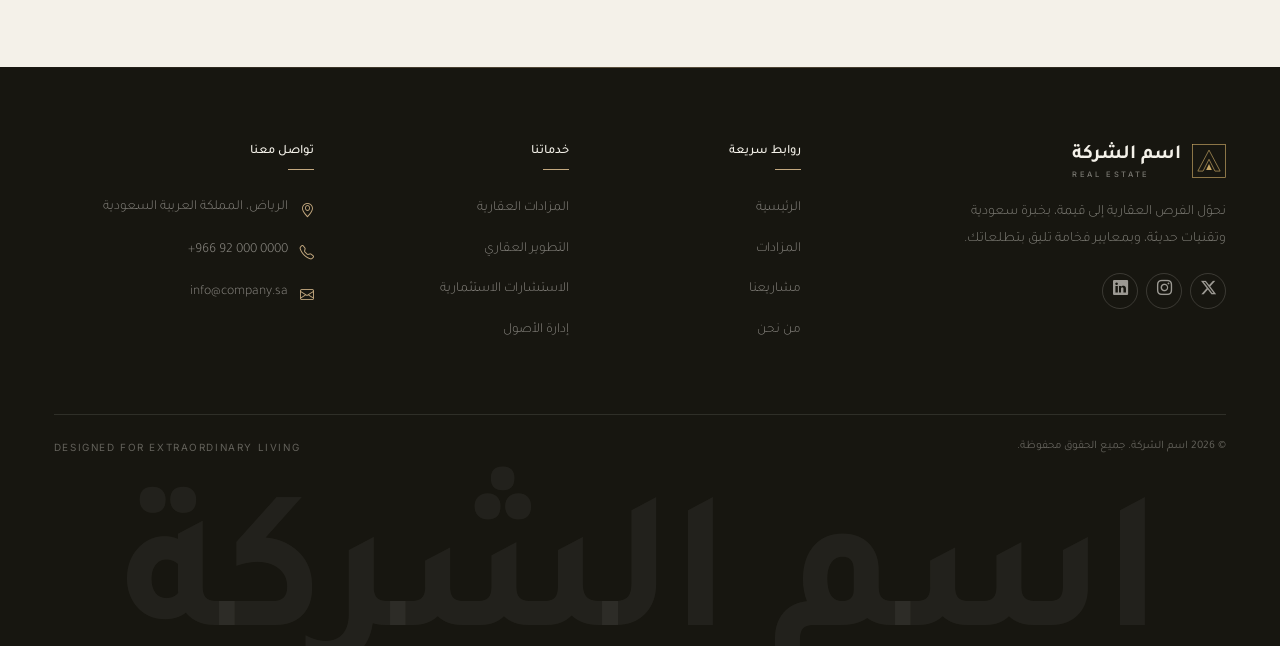
<file: auction-details.html>
<!DOCTYPE html>
<html lang="ar" dir="rtl">
<head>
    <meta charset="UTF-8">
    <meta name="viewport" content="width=device-width, initial-scale=1.0">

    <title>تفاصيل المزاد | اسم الشركة</title>
    <meta name="description" content="تفاصيل المزاد العقاري، العقارات المشاركة، ومواعيد المزايدة.">

    <meta property="og:title" content="تفاصيل المزاد | اسم الشركة">
    <meta property="og:description" content="تفاصيل المزاد العقاري والعقارات المشاركة ومواعيد المزايدة.">
    <meta property="og:image" content="assets/images/auctions/estithmar-mecca/main.png">
    <meta property="og:type" content="website">

    <link rel="icon" href="assets/logo/favicon.svg" type="image/svg+xml">
    <link rel="preload" href="infath-fonts/RuaqArabic-Light.ttf" as="font" type="font/ttf" crossorigin>
    <link rel="preload" href="infath-fonts/RuaqArabic-Medium.ttf" as="font" type="font/ttf" crossorigin>
    <link rel="preload" href="infath-fonts/RuaqArabic-Bold.ttf" as="font" type="font/ttf" crossorigin>
    <link rel="preload" href="infath-fonts/LamaSans-Regular.otf" as="font" type="font/otf" crossorigin>
    <link href="https://cdn.jsdelivr.net/npm/bootstrap-icons/font/bootstrap-icons.css" rel="stylesheet">
    <link rel="stylesheet" href="css/style.css?v=11">
    <link rel="stylesheet" href="css/premium.css?v=1">
    <script>document.documentElement.classList.add('js');</script>
</head>
<body>

    <!-- ============================ Header ============================ -->
    <header class="site-header">
        <div class="header-inner">
            <a class="brand" href="index.html" aria-label="اسم الشركة">
                <span class="brand-mark"><img src="assets/logo/brand-mark.svg" alt=""></span>
                <span class="brand-text">
                    <span class="brand-name">اسم الشركة</span>
                    <span class="brand-sub">Real Estate</span>
                </span>
            </a>

            <nav class="nav-menu" id="mainNav" aria-label="القائمة الرئيسية">
                <a href="index.html">الرئيسية</a>
                <a href="auctions.html">المزادات</a>
                <a href="projects.html">مشاريعنا</a>
                <a href="about.html">من نحن</a>
                <a href="contact.html">تواصل معنا</a>
            </nav>

            <div class="header-actions">
                <a href="contact.html" class="btn btn-outline-light btn-header">تواصل معنا</a>
                <button class="mobile-toggle" type="button" aria-label="فتح القائمة" aria-controls="mainNav" aria-expanded="false">
                    <span></span><span></span><span></span>
                </button>
            </div>
        </div>
    </header>

    <main id="auction-dynamic-content">
        <section class="auction-hero">
            <div class="container auction-hero-inner">
                <div class="auction-logo auction-logo--light">
                    <img src="assets/logo/auc.svg" alt="شعار المزاد" width="46" height="58">
                </div>
                <h1 class="auction-hero-title">جاري تحميل تفاصيل المزاد...</h1>
            </div>
        </section>
    </main>

    <!-- ============================ Footer ============================ -->
    <footer class="site-footer">
        <div class="container">
            <div class="footer-grid">
                <div class="footer-brand">
                    <a class="brand" href="index.html" aria-label="اسم الشركة">
                        <span class="brand-mark"><img src="assets/logo/brand-mark.svg" alt=""></span>
                        <span class="brand-text">
                            <span class="brand-name">اسم الشركة</span>
                            <span class="brand-sub">Real Estate</span>
                        </span>
                    </a>
                    <p>نحوّل الفرص العقارية إلى قيمة، بخبرة سعودية وتقنيات حديثة، وبمعايير فخامة تليق بتطلعاتك.</p>
                    <div class="footer-social">
                        <a href="#" aria-label="X"><i class="bi bi-twitter-x"></i></a>
                        <a href="#" aria-label="Instagram"><i class="bi bi-instagram"></i></a>
                        <a href="#" aria-label="LinkedIn"><i class="bi bi-linkedin"></i></a>
                    </div>
                </div>

                <div>
                    <h4 class="footer-title">روابط سريعة</h4>
                    <ul class="footer-links">
                        <li><a href="index.html">الرئيسية</a></li>
                        <li><a href="auctions.html">المزادات</a></li>
                        <li><a href="projects.html">مشاريعنا</a></li>
                        <li><a href="about.html">من نحن</a></li>
                    </ul>
                </div>

                <div>
                    <h4 class="footer-title">خدماتنا</h4>
                    <ul class="footer-links">
                        <li><a href="auctions.html">المزادات العقارية</a></li>
                        <li><a href="projects.html">التطوير العقاري</a></li>
                        <li><a href="contact.html">الاستشارات الاستثمارية</a></li>
                        <li><a href="contact.html">إدارة الأصول</a></li>
                    </ul>
                </div>

                <div>
                    <h4 class="footer-title">تواصل معنا</h4>
                    <ul class="footer-contact">
                        <li><i class="bi bi-geo-alt"></i><span>الرياض، المملكة العربية السعودية</span></li>
                        <li><i class="bi bi-telephone"></i><a href="tel:+966920000000" dir="ltr">+966 92 000 0000</a></li>
                        <li><i class="bi bi-envelope"></i><a href="mailto:info@company.sa">info@company.sa</a></li>
                    </ul>
                </div>
            </div>

            <div class="footer-bottom">
                <span>© 2026 اسم الشركة. جميع الحقوق محفوظة.</span>
                <span class="latin">Designed for extraordinary living</span>
            </div>
        </div>
    </footer>

    <script src="js/data.js?v=11"></script>
    <script src="js/main.js?v=11"></script>
    <script src="js/premium.js?v=1"></script>
    <script>
        document.addEventListener('DOMContentLoaded', () => {
            const urlParams = new URLSearchParams(window.location.search);
            const fallbackId = auctionsData.length ? auctionsData[0].id : null;
            const auctionId = urlParams.get('id') ? parseInt(urlParams.get('id'), 10) : fallbackId;

            const auction = auctionsData.find((a) => a.id === auctionId);
            const properties = auctionPropertiesData.filter((p) => p.auctionId === auctionId);

            if (!auction) {
                document.getElementById('auction-dynamic-content').innerHTML =
                    '<section class="auction-hero"><div class="container auction-hero-inner"><h1 class="auction-hero-title">المزاد غير موجود</h1></div></section>';
                return;
            }

            // Always derive the badge from the dates, never from stale data.
            auction.status = computeAuctionStatus(auction);

            renderAuctionDetails(auction, properties);
        });

        function renderAuctionDetails(auction, properties) {
            const container = document.getElementById('auction-dynamic-content');

            const brochureLink = auction.brochureLink || '#';
            const participateLink = auction.participateLink || '#';

            const contact = typeof contactData !== 'undefined' ? contactData : {};
            const waNumber = String(contact.whatsapp || '+966500000000').replace(/\D/g, '');
            const phoneNumber = String(contact.phone || '+966920000000').replace(/\s/g, '');
            const whatsappLink = `https://wa.me/${waNumber}`;
            const phoneLink = `tel:${phoneNumber}`;

            const statusClass = auction.status === 'منتهي'
                ? 'is-ended'
                : (auction.status === 'جاري' ? '' : 'is-upcoming');
            const liveDot = auction.status === 'جاري' ? '<span class="dot" style="width:6px;height:6px;border-radius:50%;background:currentColor;"></span>' : '';

            let propertiesHTML = '';

            if (properties.length > 0) {
                propertiesHTML = properties.map((prop, index) => `
                    <article class="prop-card" data-reveal data-delay="${(index % 3) * 100}">
                        <div class="prop-img">
                            <img src="${prop.image}" alt="${prop.title}" loading="lazy" decoding="async"
                                 onerror="this.onerror=null; this.src='${auction.image}';">
                        </div>
                        <div class="prop-content">
                            <h4>${prop.title}</h4>
                            <div class="prop-tags">
                                <span class="prop-area"><i class="bi bi-aspect-ratio" aria-hidden="true"></i> المساحة: ${prop.area}</span>
                                ${prop.deedNumber ? `<span class="prop-area deed"><i class="bi bi-file-earmark-text" aria-hidden="true"></i> صك رقم: <strong>${prop.deedNumber}</strong></span>` : ''}
                            </div>
                            <p class="prop-desc">${prop.description}</p>
                        </div>
                    </article>
                `).join('');
            } else if (auction.status !== 'منتهي') {
                propertiesHTML = '<p class="no-results">سيتم إضافة تفاصيل العقارات قريباً.</p>';
            } else {
                propertiesHTML = '<p class="no-results">انتهى المزاد، نلقاكم في مزادات أخرى.</p>';
            }

            container.innerHTML = `
                <!-- Auction hero -->
                <section class="auction-hero" style="background-image: url('${auction.image}');">
                    <div class="container auction-hero-inner">
                        <div class="auction-logo auction-logo--light" data-reveal>
                            <img src="assets/logo/auc.svg" alt="شعار المزاد" width="46" height="58">
                        </div>
                        <span class="eyebrow eyebrow-light" data-reveal>Auction · ${auction.type}</span>
                        <h1 class="auction-hero-title" data-reveal data-delay="80">${auction.title}</h1>
                        <div class="auction-hero-meta" data-reveal data-delay="160">
                            <span class="hero-badge ${statusClass}">${liveDot}${auction.status}</span>
                            <span><i class="bi bi-geo-alt"></i> ${auction.location}</span>
                            <span><i class="bi bi-buildings"></i> ${auction.propertiesCount}</span>
                        </div>
                        <div class="breadcrumb" data-reveal data-delay="220">
                            <a href="index.html">الرئيسية</a>
                            <span class="sep">/</span>
                            <a href="auctions.html">المزادات</a>
                            <span class="sep">/</span>
                            <span>${auction.title}</span>
                        </div>
                    </div>
                </section>

                <!-- Overview + actions -->
                <section class="auction-detail-wrapper">
                    <div class="overview-card" data-reveal>
                        <div class="overview-info">
                            <span class="eyebrow">Auction Overview</span>
                            <h2>معلومات المزاد</h2>
                            <div class="info-list">
                                <div class="info-item">
                                    <strong>نوع المزاد</strong>
                                    <span>${auction.type}</span>
                                </div>
                                <div class="info-item">
                                    <strong>بداية المزاد</strong>
                                    <span>${auction.start}</span>
                                </div>
                                <div class="info-item">
                                    <strong>نهاية المزاد</strong>
                                    <span>${auction.end}</span>
                                </div>
                                <div class="info-item">
                                    <strong>الموقع</strong>
                                    <span>${auction.location}</span>
                                </div>
                                <div class="info-item">
                                    <strong>عدد العقارات</strong>
                                    <span>${auction.propertiesCount}</span>
                                </div>
                            </div>
                            <div class="auction-note">
                                تُدار المزايدة عبر منصة إلكترونية معتمدة، ويتم تحديث بيانات العقارات
                                والمواعيد بشكل مستمر. ننصح بمراجعة كتيب المزاد قبل المشاركة.
                            </div>
                        </div>

                        <div class="overview-actions">
                            ${auction.status !== 'منتهي'
                                ? `<a href="${participateLink}" class="btn btn-auction btn-lg" ${participateLink !== '#' ? 'target="_blank" rel="noopener"' : ''}><i class="bi bi-hammer" aria-hidden="true"></i> المشاركة في المزاد</a>`
                                : `<button class="btn btn-lg btn-ended" disabled><i class="bi bi-lock" aria-hidden="true"></i> المزاد انتهى</button>`}
                            <a href="${brochureLink}" class="btn btn-auction-outline" ${brochureLink !== '#' ? 'target="_blank" rel="noopener"' : ''}><i class="bi bi-file-earmark-pdf" aria-hidden="true"></i> تحميل كتيب المزاد (PDF)</a>
                            <div class="action-buttons">
                                <a href="${whatsappLink}" target="_blank" rel="noopener" class="btn btn-whatsapp"><i class="bi bi-whatsapp" aria-hidden="true"></i> واتساب</a>
                                <a href="${phoneLink}" class="btn btn-call"><i class="bi bi-telephone" aria-hidden="true"></i> اتصال</a>
                            </div>
                        </div>
                    </div>

                    <!-- Properties -->
                    <div class="properties-section">
                        <div class="properties-header" data-reveal>
                            <div>
                                <span class="eyebrow">Properties</span>
                                <h3>عقارات المزاد</h3>
                            </div>
                            <span class="properties-count">${properties.length} Properties</span>
                        </div>
                        <div class="props-grid">
                            ${propertiesHTML}
                        </div>
                    </div>
                </section>
            `;

            window.observeReveals?.();
        }
    </script>
</body>
</html>
</file>
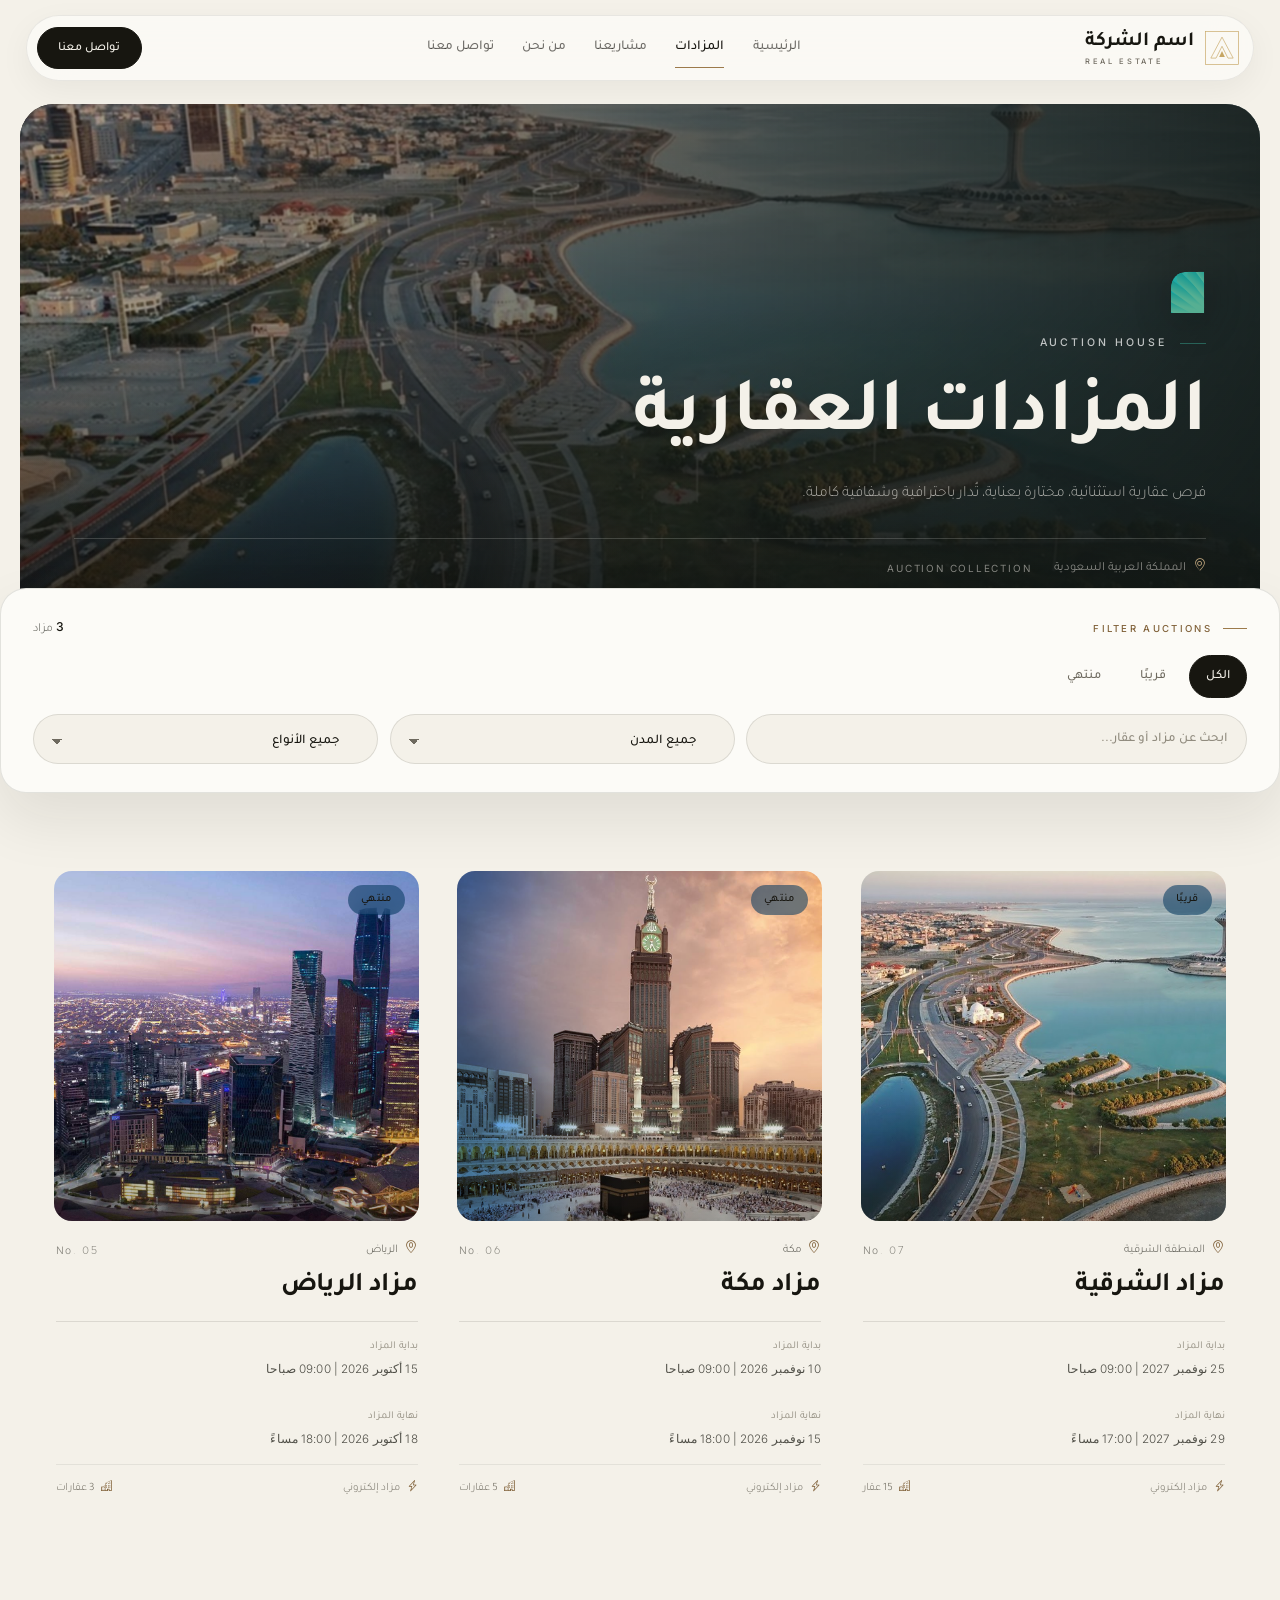
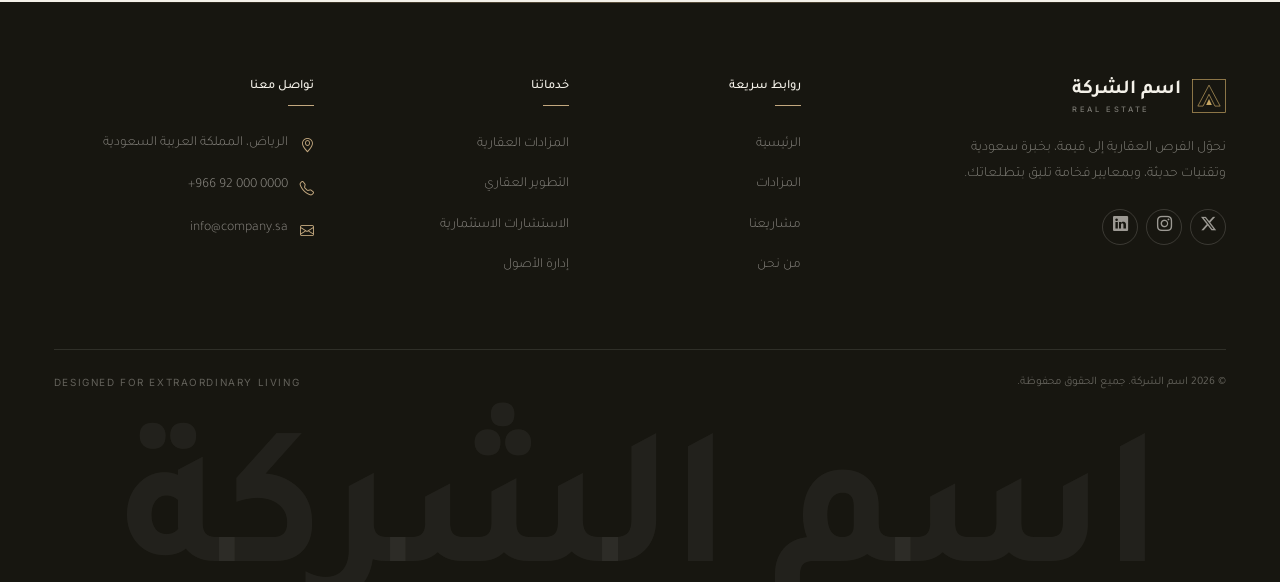
<file: auctions.html>
<!DOCTYPE html>
<html lang="ar" dir="rtl">
<head>
    <meta charset="UTF-8">
    <meta name="viewport" content="width=device-width, initial-scale=1.0">

    <title>المزادات العقارية | اسم الشركة</title>
    <meta name="description" content="اكتشف الفرص العقارية القادمة وشارك في مزادات اسم الشركة. فرص عقارية استثنائية تُدار باحترافية في السوق السعودي.">

    <meta property="og:title" content="المزادات العقارية | اسم الشركة">
    <meta property="og:description" content="فرص عقارية استثنائية تُدار باحترافية في السوق السعودي.">
    <meta property="og:image" content="assets/images/auctions/estithmar-mecca/main.png">
    <meta property="og:type" content="website">

    <link rel="icon" href="assets/logo/favicon.svg" type="image/svg+xml">
    <link rel="preload" href="infath-fonts/RuaqArabic-Light.ttf" as="font" type="font/ttf" crossorigin>
    <link rel="preload" href="infath-fonts/RuaqArabic-Medium.ttf" as="font" type="font/ttf" crossorigin>
    <link rel="preload" href="infath-fonts/RuaqArabic-Bold.ttf" as="font" type="font/ttf" crossorigin>
    <link rel="preload" href="infath-fonts/LamaSans-Regular.otf" as="font" type="font/otf" crossorigin>
    <link href="https://cdn.jsdelivr.net/npm/bootstrap-icons/font/bootstrap-icons.css" rel="stylesheet">
    <link rel="stylesheet" href="css/style.css?v=10">
    <link rel="stylesheet" href="css/premium.css?v=1">
    <script>document.documentElement.classList.add('js');</script>
</head>
<body>

    <!-- ============================ Header ============================ -->
    <header class="site-header">
        <div class="header-inner">
            <a class="brand" href="index.html" aria-label="اسم الشركة">
                <span class="brand-mark"><img src="assets/logo/brand-mark.svg" alt=""></span>
                <span class="brand-text">
                    <span class="brand-name">اسم الشركة</span>
                    <span class="brand-sub">Real Estate</span>
                </span>
            </a>

            <nav class="nav-menu" id="mainNav" aria-label="القائمة الرئيسية">
                <a href="index.html">الرئيسية</a>
                <a href="auctions.html">المزادات</a>
                <a href="projects.html">مشاريعنا</a>
                <a href="about.html">من نحن</a>
                <a href="contact.html">تواصل معنا</a>
            </nav>

            <div class="header-actions">
                <a href="contact.html" class="btn btn-outline-light btn-header">تواصل معنا</a>
                <button class="mobile-toggle" type="button" aria-label="فتح القائمة" aria-controls="mainNav" aria-expanded="false">
                    <span></span><span></span><span></span>
                </button>
            </div>
        </div>
    </header>

    <main>
        <!-- ============================ Hero ============================ -->
        <section class="page-hero page-hero--auction">
            <div class="page-hero-bg" style="background-image: url('assets/images/auctions/netaq-alsharkia/main.png');"></div>
            <div class="container page-hero-inner">
                <div class="auction-logo auction-logo--light">
                    <img src="assets/logo/auc.svg" alt="شعار المزاد" width="46" height="58">
                </div>
                <span class="eyebrow eyebrow-light">Auction House</span>
                <h1 class="page-hero-title">المزادات العقارية</h1>
                <p>فرص عقارية استثنائية، مختارة بعناية، تُدار باحترافية وشفافية كاملة.</p>
                <div class="page-hero-meta">
                    <span><i class="bi bi-geo-alt"></i> المملكة العربية السعودية</span>
                    <span class="latin" id="hero-auctions-count">Live Auctions</span>
                </div>
            </div>
        </section>

        <!-- =========================== Filters ========================== -->
        <section class="filters-section">
            <div class="filters-container">
                <div class="filters-head">
                    <span class="filter-label">Filter Auctions</span>
                    <span class="results-count" id="results-count"></span>
                </div>

                <div class="filters-top" id="status-filters">
                    <button class="filter-btn active" type="button" data-status="all">الكل</button>
                </div>

                <div class="filters-bottom">
                    <input type="text" id="search-input" class="filter-input" placeholder="ابحث عن مزاد أو عقار...">
                    <select id="city-filter" class="filter-select" aria-label="تصفية حسب المدينة">
                        <option value="all">جميع المدن</option>
                    </select>
                    <select id="type-filter" class="filter-select" aria-label="تصفية حسب النوع">
                        <option value="all">جميع الأنواع</option>
                    </select>
                </div>
            </div>
        </section>

        <!-- =========================== Grid ============================= -->
        <section class="auctions-page-wrapper">
            <div class="auctions-grid" id="auctions-page-grid"></div>
        </section>
    </main>

    <!-- ============================ Footer ============================ -->
    <footer class="site-footer">
        <div class="container">
            <div class="footer-grid">
                <div class="footer-brand">
                    <a class="brand" href="index.html" aria-label="اسم الشركة">
                        <span class="brand-mark"><img src="assets/logo/brand-mark.svg" alt=""></span>
                        <span class="brand-text">
                            <span class="brand-name">اسم الشركة</span>
                            <span class="brand-sub">Real Estate</span>
                        </span>
                    </a>
                    <p>نحوّل الفرص العقارية إلى قيمة، بخبرة سعودية وتقنيات حديثة، وبمعايير فخامة تليق بتطلعاتك.</p>
                    <div class="footer-social">
                        <a href="#" aria-label="X"><i class="bi bi-twitter-x"></i></a>
                        <a href="#" aria-label="Instagram"><i class="bi bi-instagram"></i></a>
                        <a href="#" aria-label="LinkedIn"><i class="bi bi-linkedin"></i></a>
                    </div>
                </div>

                <div>
                    <h4 class="footer-title">روابط سريعة</h4>
                    <ul class="footer-links">
                        <li><a href="index.html">الرئيسية</a></li>
                        <li><a href="auctions.html">المزادات</a></li>
                        <li><a href="projects.html">مشاريعنا</a></li>
                        <li><a href="about.html">من نحن</a></li>
                    </ul>
                </div>

                <div>
                    <h4 class="footer-title">خدماتنا</h4>
                    <ul class="footer-links">
                        <li><a href="auctions.html">المزادات العقارية</a></li>
                        <li><a href="projects.html">التطوير العقاري</a></li>
                        <li><a href="contact.html">الاستشارات الاستثمارية</a></li>
                        <li><a href="contact.html">إدارة الأصول</a></li>
                    </ul>
                </div>

                <div>
                    <h4 class="footer-title">تواصل معنا</h4>
                    <ul class="footer-contact">
                        <li><i class="bi bi-geo-alt"></i><span>الرياض، المملكة العربية السعودية</span></li>
                        <li><i class="bi bi-telephone"></i><a href="tel:+966920000000" dir="ltr">+966 92 000 0000</a></li>
                        <li><i class="bi bi-envelope"></i><a href="mailto:info@company.sa">info@company.sa</a></li>
                    </ul>
                </div>
            </div>

            <div class="footer-bottom">
                <span>© 2026 اسم الشركة. جميع الحقوق محفوظة.</span>
                <span class="latin">Designed for extraordinary living</span>
            </div>
        </div>
    </footer>

    <script src="js/data.js?v=10"></script>
    <script src="js/main.js?v=10"></script>
    <script src="js/premium.js?v=1"></script>
    <script>
        document.addEventListener('DOMContentLoaded', () => {
            const grid = document.getElementById('auctions-page-grid');
            const searchInput = document.getElementById('search-input');
            const cityFilter = document.getElementById('city-filter');
            const typeFilter = document.getElementById('type-filter');
            const statusFiltersContainer = document.getElementById('status-filters');
            const resultsCount = document.getElementById('results-count');

            if (typeof auctionsData === 'undefined') {
                grid.innerHTML = '<div class="no-results">جاري تحميل البيانات...</div>';
                return;
            }

            // 1) Auto status based on current date (shared helper from data.js)
            auctionsData.forEach((auction) => {
                auction.status = computeAuctionStatus(auction);
            });

            // 2) Dynamic filter buttons
            const uniqueStatuses = [...new Set(auctionsData.map((auction) => auction.status))];
            uniqueStatuses.forEach((status) => {
                if (!status) return;
                const btn = document.createElement('button');
                btn.className = 'filter-btn';
                btn.type = 'button';
                btn.setAttribute('data-status', status);
                btn.textContent = status;
                statusFiltersContainer.appendChild(btn);
            });

            // 3) Dynamic cities
            [...new Set(auctionsData.map((auction) => auction.location))].forEach((city) => {
                const option = document.createElement('option');
                option.value = city;
                option.textContent = city;
                cityFilter.appendChild(option);
            });

            // 4) Dynamic types
            [...new Set(auctionsData.map((auction) => auction.type))].forEach((type) => {
                const option = document.createElement('option');
                option.value = type;
                option.textContent = type;
                typeFilter.appendChild(option);
            });

            // 5) Render
            function renderAuctions(data) {
                grid.innerHTML = '';

                if (resultsCount) {
                    resultsCount.innerHTML = `<strong>${data.length}</strong> مزاد`;
                }

                if (data.length === 0) {
                    grid.innerHTML = '<div class="no-results">لم نتمكن من العثور على مزادات تطابق بحثك.</div>';
                    return;
                }

                data.forEach((auction, index) => {
                    grid.insertAdjacentHTML('beforeend', auctionCardHTML(auction, index));
                });

                window.observeReveals?.();
            }

            // 6) Filtering
            function applyFilters() {
                const activeBtn = document.querySelector('.filter-btn.active');
                if (!activeBtn) return;

                const activeStatus = activeBtn.getAttribute('data-status');
                const searchTerm = searchInput.value.trim().toLowerCase();
                const selectedCity = cityFilter.value;
                const selectedType = typeFilter.value;

                const filteredData = auctionsData.filter((auction) => {
                    const matchStatus = activeStatus === 'all' || auction.status === activeStatus;
                    const matchSearch = !searchTerm
                        || auction.title.toLowerCase().includes(searchTerm)
                        || auction.location.toLowerCase().includes(searchTerm);
                    const matchCity = selectedCity === 'all' || auction.location === selectedCity;
                    const matchType = selectedType === 'all' || auction.type === selectedType;

                    return matchStatus && matchSearch && matchCity && matchType;
                });

                renderAuctions(filteredData);
            }

            // 7) Event listeners
            document.querySelectorAll('.filter-btn').forEach((btn) => {
                btn.addEventListener('click', (event) => {
                    document.querySelectorAll('.filter-btn').forEach((b) => b.classList.remove('active'));
                    event.currentTarget.classList.add('active');
                    applyFilters();
                });
            });

            searchInput.addEventListener('input', applyFilters);
            cityFilter.addEventListener('change', applyFilters);
            typeFilter.addEventListener('change', applyFilters);

            // 8) Initial render
            renderAuctions(auctionsData);

            const heroCount = document.getElementById('hero-auctions-count');
            if (heroCount) {
                const activeCount = auctionsData.filter((a) => a.status === 'جاري').length;
                heroCount.textContent = activeCount === 0
                    ? 'Auction Collection'
                    : `${activeCount} Live Auction${activeCount === 1 ? '' : 's'}`;
            }
        });
    </script>
</body>
</html>
</file>
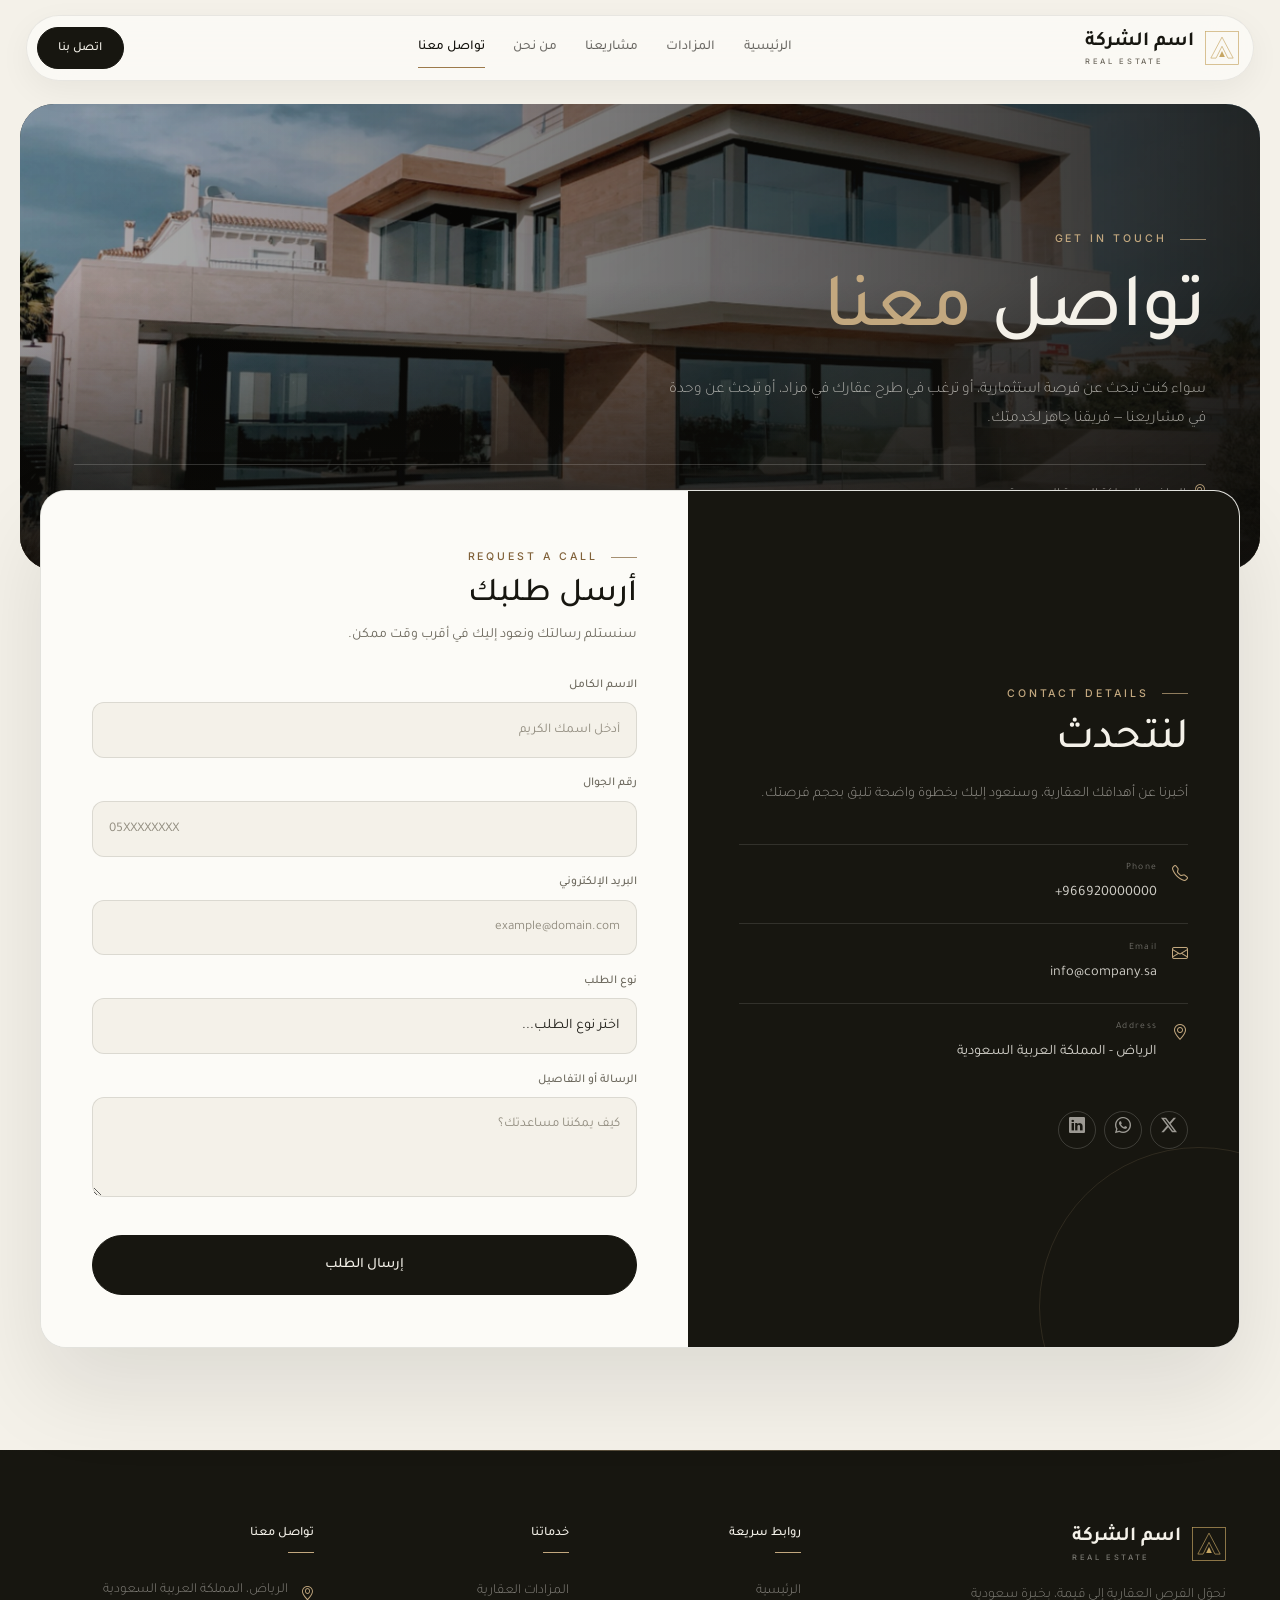
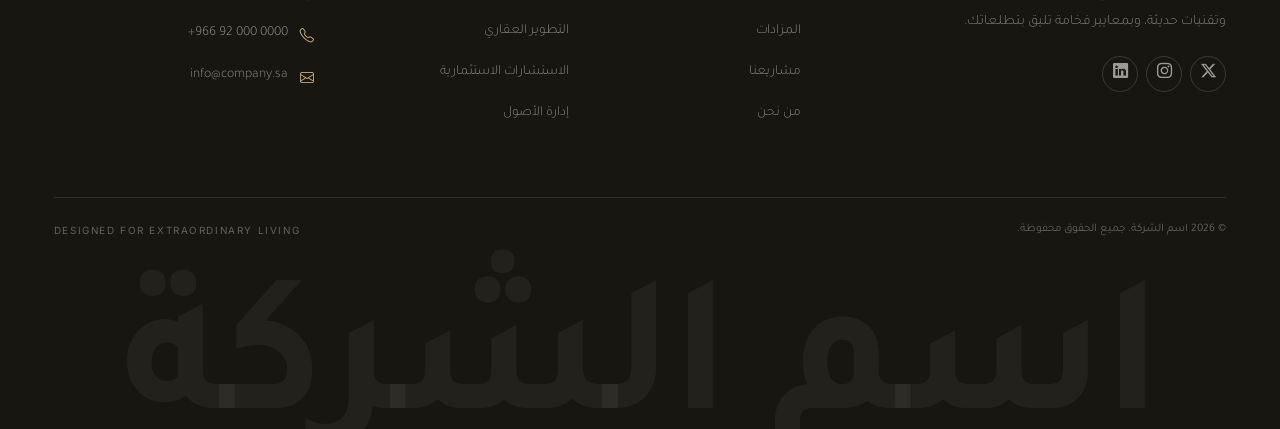
<file: contact.html>
<!DOCTYPE html>
<html lang="ar" dir="rtl">
<head>
    <meta charset="UTF-8">
    <meta name="viewport" content="width=device-width, initial-scale=1.0">

    <title>تواصل معنا | اسم الشركة · الفخامة العقارية</title>
    <meta name="description" content="تواصل مع فريق اسم الشركة للاستشارات العقارية، المزادات، التطوير، وطرح الأصول. نحن جاهزون لخدمتك.">

    <meta property="og:title" content="تواصل معنا | اسم الشركة">
    <meta property="og:description" content="فريقنا جاهز لخدمتك في المزادات العقارية والتطوير والاستشارات.">
    <meta property="og:image" content="assets/images/development/aqaronaresidence1/residence-01.jpg">
    <meta property="og:type" content="website">

    <link rel="icon" href="assets/logo/favicon.svg" type="image/svg+xml">
    <link rel="preload" href="infath-fonts/RuaqArabic-Light.ttf" as="font" type="font/ttf" crossorigin>
    <link rel="preload" href="infath-fonts/RuaqArabic-Medium.ttf" as="font" type="font/ttf" crossorigin>
    <link rel="preload" href="infath-fonts/RuaqArabic-Bold.ttf" as="font" type="font/ttf" crossorigin>
    <link rel="preload" href="infath-fonts/LamaSans-Regular.otf" as="font" type="font/otf" crossorigin>
    <link href="https://cdn.jsdelivr.net/npm/bootstrap-icons/font/bootstrap-icons.css" rel="stylesheet">
    <link rel="stylesheet" href="css/style.css?v=10">
    <link rel="stylesheet" href="css/premium.css?v=1">
    <script>document.documentElement.classList.add('js');</script>
</head>
<body>

    <!-- ============================ Header ============================ -->
    <header class="site-header">
        <div class="header-inner">
            <a class="brand" href="index.html" aria-label="اسم الشركة">
                <span class="brand-mark"><img src="assets/logo/brand-mark.svg" alt=""></span>
                <span class="brand-text">
                    <span class="brand-name">اسم الشركة</span>
                    <span class="brand-sub">Real Estate</span>
                </span>
            </a>

            <nav class="nav-menu" id="mainNav" aria-label="القائمة الرئيسية">
                <a href="index.html">الرئيسية</a>
                <a href="auctions.html">المزادات</a>
                <a href="projects.html">مشاريعنا</a>
                <a href="about.html">من نحن</a>
                <a href="contact.html">تواصل معنا</a>
            </nav>

            <div class="header-actions">
                <a href="tel:+966920000000" class="btn btn-outline-light btn-header">اتصل بنا</a>
                <button class="mobile-toggle" type="button" aria-label="فتح القائمة" aria-controls="mainNav" aria-expanded="false">
                    <span></span><span></span><span></span>
                </button>
            </div>
        </div>
    </header>

    <main>
        <!-- ============================ Hero ============================ -->
        <section class="page-hero contact-hero">
            <div class="page-hero-bg" style="background-image: url('assets/images/development/aqaronaresidence1/residence-01.jpg');"></div>
            <div class="container page-hero-inner">
                <span class="eyebrow eyebrow-light">Get in touch</span>
                <h1 class="page-hero-title">تواصل <span class="gold">معنا</span></h1>
                <p>
                    سواء كنت تبحث عن فرصة استثمارية، أو ترغب في طرح عقارك في مزاد،
                    أو تبحث عن وحدة في مشاريعنا — فريقنا جاهز لخدمتك.
                </p>
                <div class="page-hero-meta">
                    <span><i class="bi bi-geo-alt"></i> الرياض · المملكة العربية السعودية</span>
                    <span class="latin">Private Consultation</span>
                </div>
            </div>
        </section>

        <!-- ========================== Contact ========================== -->
        <section class="contact-wrapper">
            <div class="contact-container" data-reveal="zoom">
                <!-- Contact Details -->
                <div class="contact-info">
                    <span class="eyebrow eyebrow-light">Contact Details</span>
                    <h2>لنتحدث</h2>
                    <p>
                        أخبرنا عن أهدافك العقارية، وسنعود إليك بخطوة واضحة
                        تليق بحجم فرصتك.
                    </p>

                    <div class="contact-detail">
                        <i class="bi bi-telephone"></i>
                        <div>
                            <span class="detail-label">Phone</span>
                            <span class="detail-value" dir="ltr"><a id="page-phone" href="tel:+966920000000">+966 92 000 0000</a></span>
                        </div>
                    </div>
                    <div class="contact-detail">
                        <i class="bi bi-envelope"></i>
                        <div>
                            <span class="detail-label">Email</span>
                            <span class="detail-value"><a id="page-email" href="mailto:info@company.sa">info@company.sa</a></span>
                        </div>
                    </div>
                    <div class="contact-detail">
                        <i class="bi bi-geo-alt"></i>
                        <div>
                            <span class="detail-label">Address</span>
                            <span class="detail-value" id="page-address" dir="rtl">الرياض - المملكة العربية السعودية</span>
                        </div>
                    </div>

                    <div class="contact-socials">
                        <a href="#" id="page-x" target="_blank" rel="noopener" aria-label="X"><i class="bi bi-twitter-x"></i></a>
                        <a href="https://wa.me/966500000000" id="page-whatsapp" target="_blank" rel="noopener" aria-label="WhatsApp"><i class="bi bi-whatsapp"></i></a>
                        <a href="#" aria-label="LinkedIn"><i class="bi bi-linkedin"></i></a>
                    </div>
                </div>

                <!-- Form -->
                <div class="contact-form-container">
                    <div class="contact-form-head">
                        <span class="eyebrow">Request a call</span>
                        <h2>أرسل طلبك</h2>
                        <p>سنستلم رسالتك ونعود إليك في أقرب وقت ممكن.</p>
                    </div>

                    <form action="https://formspree.io/f/xldqqkqe" method="POST" id="contact-form">
                        <div class="form-group">
                            <label for="name">الاسم الكامل</label>
                            <input type="text" name="name" id="name" class="form-control" placeholder="أدخل اسمك الكريم" required>
                        </div>
                        <div class="form-group">
                            <label for="phone">رقم الجوال</label>
                            <input type="tel" name="phone" id="phone" class="form-control" placeholder="05XXXXXXXX" required>
                        </div>
                        <div class="form-group">
                            <label for="email">البريد الإلكتروني</label>
                            <input type="email" name="email" id="email" class="form-control" placeholder="example@domain.com" required>
                        </div>
                        <div class="form-group">
                            <label for="request-type">نوع الطلب</label>
                            <select name="request-type" id="request-type" class="form-control" required>
                                <option value="" disabled selected>اختر نوع الطلب...</option>
                                <option value="شراء عقار">شراء عقار</option>
                                <option value="استثمار">استثمار</option>
                                <option value="مزاد">مشاركة / طرح مزاد</option>
                                <option value="مشروع تطوير">مشروع تطوير</option>
                                <option value="شراكة">شراكة تجارية</option>
                                <option value="أخرى">أخرى</option>
                            </select>
                        </div>
                        <div class="form-group">
                            <label for="message">الرسالة أو التفاصيل</label>
                            <textarea name="message" id="message" class="form-control" placeholder="كيف يمكننا مساعدتك؟" required></textarea>
                        </div>

                        <p class="form-status" id="form-status" role="status" aria-live="polite"></p>
                        <button type="submit" class="submit-btn">إرسال الطلب</button>
                    </form>
                </div>
            </div>
        </section>
    </main>

    <!-- ============================ Footer ============================ -->
    <footer class="site-footer">
        <div class="container">
            <div class="footer-grid">
                <div class="footer-brand">
                    <a class="brand" href="index.html" aria-label="اسم الشركة">
                        <span class="brand-mark"><img src="assets/logo/brand-mark.svg" alt=""></span>
                        <span class="brand-text">
                            <span class="brand-name">اسم الشركة</span>
                            <span class="brand-sub">Real Estate</span>
                        </span>
                    </a>
                    <p>نحوّل الفرص العقارية إلى قيمة، بخبرة سعودية وتقنيات حديثة، وبمعايير فخامة تليق بتطلعاتك.</p>
                    <div class="footer-social">
                        <a href="#" aria-label="X"><i class="bi bi-twitter-x"></i></a>
                        <a href="#" aria-label="Instagram"><i class="bi bi-instagram"></i></a>
                        <a href="#" aria-label="LinkedIn"><i class="bi bi-linkedin"></i></a>
                    </div>
                </div>

                <div>
                    <h4 class="footer-title">روابط سريعة</h4>
                    <ul class="footer-links">
                        <li><a href="index.html">الرئيسية</a></li>
                        <li><a href="auctions.html">المزادات</a></li>
                        <li><a href="projects.html">مشاريعنا</a></li>
                        <li><a href="about.html">من نحن</a></li>
                    </ul>
                </div>

                <div>
                    <h4 class="footer-title">خدماتنا</h4>
                    <ul class="footer-links">
                        <li><a href="auctions.html">المزادات العقارية</a></li>
                        <li><a href="projects.html">التطوير العقاري</a></li>
                        <li><a href="contact.html">الاستشارات الاستثمارية</a></li>
                        <li><a href="contact.html">إدارة الأصول</a></li>
                    </ul>
                </div>

                <div>
                    <h4 class="footer-title">تواصل معنا</h4>
                    <ul class="footer-contact">
                        <li><i class="bi bi-geo-alt"></i><span>الرياض، المملكة العربية السعودية</span></li>
                        <li><i class="bi bi-telephone"></i><a href="tel:+966920000000" dir="ltr">+966 92 000 0000</a></li>
                        <li><i class="bi bi-envelope"></i><a href="mailto:info@company.sa">info@company.sa</a></li>
                    </ul>
                </div>
            </div>

            <div class="footer-bottom">
                <span>© 2026 اسم الشركة. جميع الحقوق محفوظة.</span>
                <span class="latin">Designed for extraordinary living</span>
            </div>
        </div>
    </footer>

    <script src="js/data.js?v=10"></script>
    <script src="js/main.js?v=10"></script>
    <script src="js/premium.js?v=1"></script>
    <script>
        document.addEventListener('DOMContentLoaded', () => {
            // Inject contact data from data.js
            if (typeof contactData !== 'undefined') {
                const phone = document.getElementById('page-phone');
                const email = document.getElementById('page-email');
                const address = document.getElementById('page-address');

                if (phone) {
                    phone.textContent = contactData.phone;
                    phone.href = `tel:${String(contactData.phone).replace(/\s/g, '')}`;
                }
                if (email) {
                    email.textContent = contactData.email;
                    email.href = `mailto:${contactData.email}`;
                }
                if (address) address.textContent = contactData.address;

                const whatsapp = document.getElementById('page-whatsapp');
                if (whatsapp && contactData.whatsapp) {
                    whatsapp.href = `https://wa.me/${String(contactData.whatsapp).replace(/\D/g, '')}`;
                }

                const xLink = document.getElementById('page-x');
                if (xLink && contactData.social?.x && contactData.social.x !== '#') {
                    xLink.href = contactData.social.x;
                }
            }

            const form = document.getElementById('contact-form');
            const status = document.getElementById('form-status');

            form?.addEventListener('submit', async (e) => {
                e.preventDefault();

                const button = form.querySelector('.submit-btn');
                const originalText = button.textContent;

                status.textContent = '';
                status.className = 'form-status';
                button.textContent = 'جاري الإرسال...';
                button.disabled = true;

                try {
                    const response = await fetch(form.action, {
                        method: form.method,
                        body: new FormData(form),
                        headers: { 'Accept': 'application/json' }
                    });

                    if (response.ok) {
                        status.textContent = 'تم استلام طلبك بنجاح. سنتواصل معك قريبًا.';
                        status.classList.add('is-success');
                        form.reset();
                    } else {
                        status.textContent = 'حدث خطأ أثناء الإرسال، يرجى المحاولة مرة أخرى.';
                        status.classList.add('is-error');
                    }
                } catch (error) {
                    status.textContent = 'تأكد من اتصالك بالإنترنت وحاول مجددًا.';
                    status.classList.add('is-error');
                } finally {
                    button.textContent = originalText;
                    button.disabled = false;
                }
            });
        });
    </script>
</body>
</html>
</file>
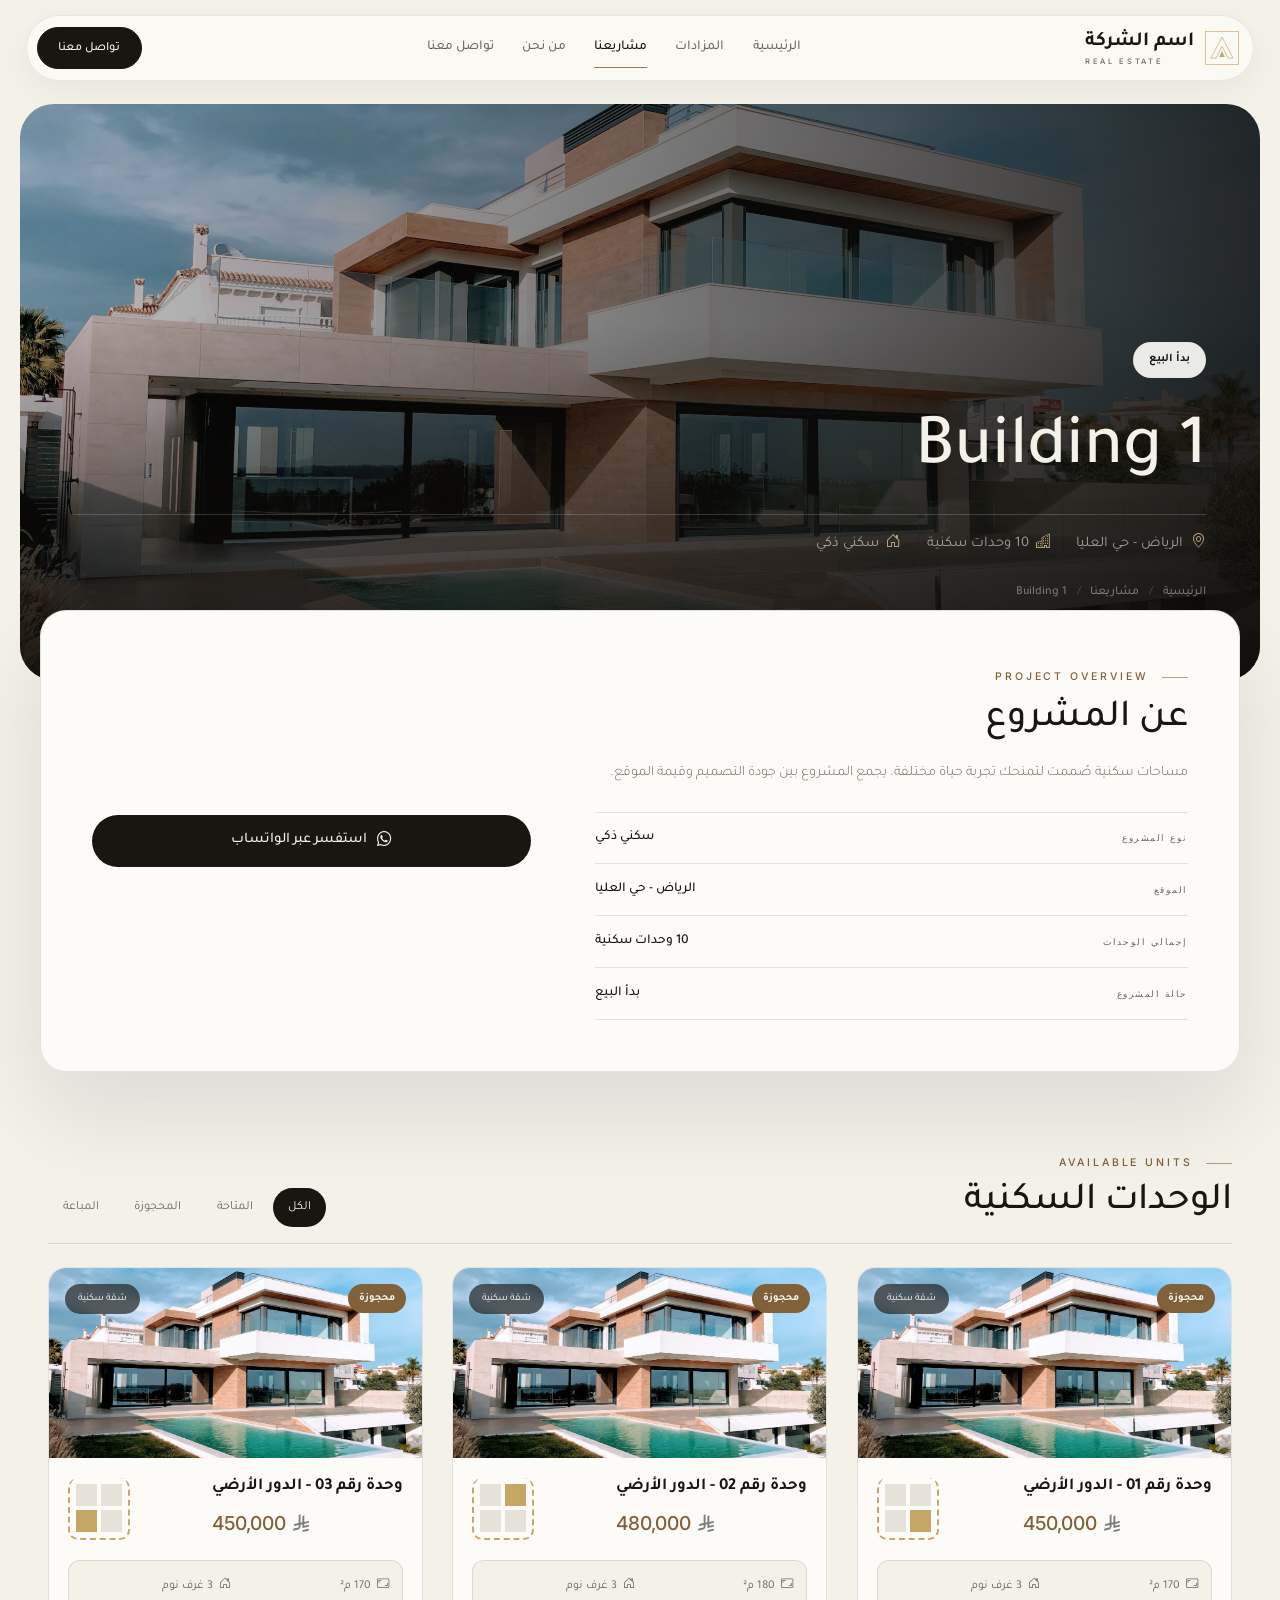
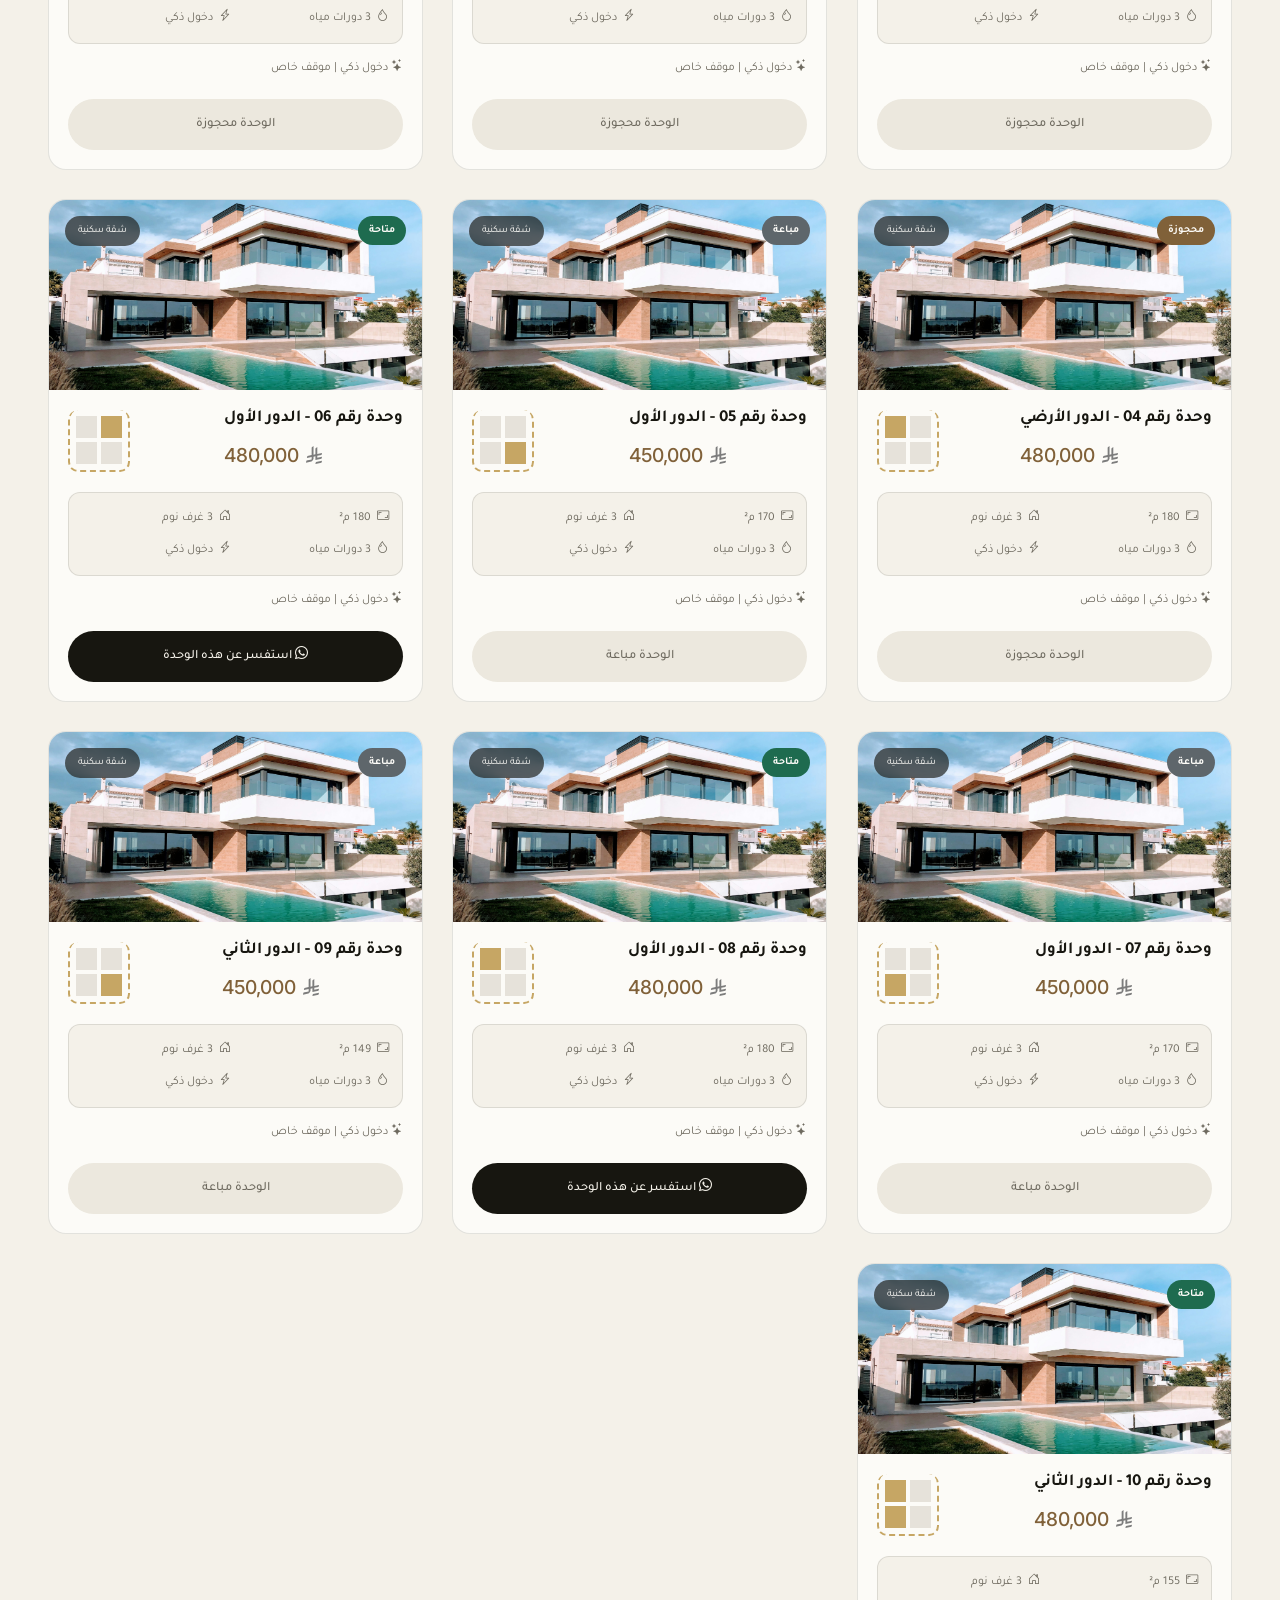
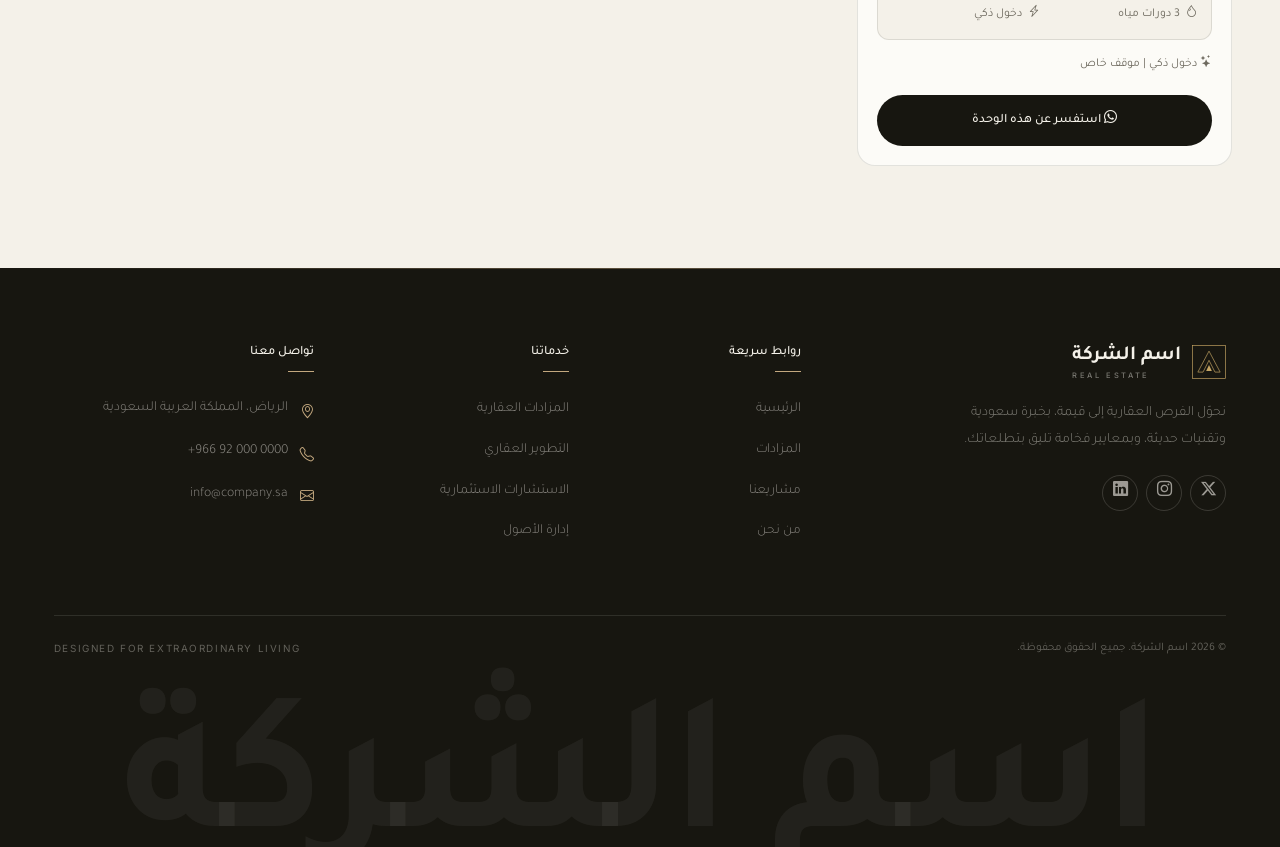
<file: project-details.html>
<!DOCTYPE html>
<html lang="ar" dir="rtl">
<head>
    <meta charset="UTF-8">
    <meta name="viewport" content="width=device-width, initial-scale=1.0">

    <title>تفاصيل المشروع | اسم الشركة</title>
    <meta name="description" content="تفاصيل المشروع، الوحدات السكنية المتاحة، والمواصفات الكاملة.">

    <meta property="og:title" content="تفاصيل المشروع | اسم الشركة">
    <meta property="og:description" content="تفاصيل المشروع والوحدات السكنية المتاحة والمواصفات الكاملة.">
    <meta property="og:image" content="assets/images/development/aqaronaresidence1/residence-01.jpg">
    <meta property="og:type" content="website">

    <link rel="icon" href="assets/logo/favicon.svg" type="image/svg+xml">
    <link rel="preload" href="infath-fonts/RuaqArabic-Light.ttf" as="font" type="font/ttf" crossorigin>
    <link rel="preload" href="infath-fonts/RuaqArabic-Medium.ttf" as="font" type="font/ttf" crossorigin>
    <link rel="preload" href="infath-fonts/RuaqArabic-Bold.ttf" as="font" type="font/ttf" crossorigin>
    <link rel="preload" href="infath-fonts/LamaSans-Regular.otf" as="font" type="font/otf" crossorigin>
    <link href="https://cdn.jsdelivr.net/npm/bootstrap-icons/font/bootstrap-icons.css" rel="stylesheet">
    <link rel="stylesheet" href="css/style.css?v=10">
    <link rel="stylesheet" href="css/premium.css?v=1">
    <script>document.documentElement.classList.add('js');</script>
</head>
<body>

    <!-- ============================ Header ============================ -->
    <header class="site-header">
        <div class="header-inner">
            <a class="brand" href="index.html" aria-label="اسم الشركة">
                <span class="brand-mark"><img src="assets/logo/brand-mark.svg" alt=""></span>
                <span class="brand-text">
                    <span class="brand-name">اسم الشركة</span>
                    <span class="brand-sub">Real Estate</span>
                </span>
            </a>

            <nav class="nav-menu" id="mainNav" aria-label="القائمة الرئيسية">
                <a href="index.html">الرئيسية</a>
                <a href="auctions.html">المزادات</a>
                <a href="projects.html">مشاريعنا</a>
                <a href="about.html">من نحن</a>
                <a href="contact.html">تواصل معنا</a>
            </nav>

            <div class="header-actions">
                <a href="contact.html" class="btn btn-outline-light btn-header">تواصل معنا</a>
                <button class="mobile-toggle" type="button" aria-label="فتح القائمة" aria-controls="mainNav" aria-expanded="false">
                    <span></span><span></span><span></span>
                </button>
            </div>
        </div>
    </header>

    <main id="project-dynamic-content">
        <section class="project-hero">
            <div class="container">
                <h1>جاري تحميل تفاصيل المشروع...</h1>
            </div>
        </section>
    </main>

    <!-- ============================ Footer ============================ -->
    <footer class="site-footer">
        <div class="container">
            <div class="footer-grid">
                <div class="footer-brand">
                    <a class="brand" href="index.html" aria-label="اسم الشركة">
                        <span class="brand-mark"><img src="assets/logo/brand-mark.svg" alt=""></span>
                        <span class="brand-text">
                            <span class="brand-name">اسم الشركة</span>
                            <span class="brand-sub">Real Estate</span>
                        </span>
                    </a>
                    <p>نحوّل الفرص العقارية إلى قيمة، بخبرة سعودية وتقنيات حديثة، وبمعايير فخامة تليق بتطلعاتك.</p>
                    <div class="footer-social">
                        <a href="#" aria-label="X"><i class="bi bi-twitter-x"></i></a>
                        <a href="#" aria-label="Instagram"><i class="bi bi-instagram"></i></a>
                        <a href="#" aria-label="LinkedIn"><i class="bi bi-linkedin"></i></a>
                    </div>
                </div>

                <div>
                    <h4 class="footer-title">روابط سريعة</h4>
                    <ul class="footer-links">
                        <li><a href="index.html">الرئيسية</a></li>
                        <li><a href="auctions.html">المزادات</a></li>
                        <li><a href="projects.html">مشاريعنا</a></li>
                        <li><a href="about.html">من نحن</a></li>
                    </ul>
                </div>

                <div>
                    <h4 class="footer-title">خدماتنا</h4>
                    <ul class="footer-links">
                        <li><a href="auctions.html">المزادات العقارية</a></li>
                        <li><a href="projects.html">التطوير العقاري</a></li>
                        <li><a href="contact.html">الاستشارات الاستثمارية</a></li>
                        <li><a href="contact.html">إدارة الأصول</a></li>
                    </ul>
                </div>

                <div>
                    <h4 class="footer-title">تواصل معنا</h4>
                    <ul class="footer-contact">
                        <li><i class="bi bi-geo-alt"></i><span>الرياض، المملكة العربية السعودية</span></li>
                        <li><i class="bi bi-telephone"></i><a href="tel:+966920000000" dir="ltr">+966 92 000 0000</a></li>
                        <li><i class="bi bi-envelope"></i><a href="mailto:info@company.sa">info@company.sa</a></li>
                    </ul>
                </div>
            </div>

            <div class="footer-bottom">
                <span>© 2026 اسم الشركة. جميع الحقوق محفوظة.</span>
                <span class="latin">Designed for extraordinary living</span>
            </div>
        </div>
    </footer>

    <script src="js/data.js?v=10"></script>
    <script src="js/main.js?v=10"></script>
    <script src="js/premium.js?v=1"></script>
    <script>
        document.addEventListener('DOMContentLoaded', () => {
            const urlParams = new URLSearchParams(window.location.search);
            const projectId = urlParams.get('id') ? parseInt(urlParams.get('id')) : 1;

            const project = projectsData.find((p) => p.id === projectId);
            const units = projectUnitsData.filter((u) => u.projectId === projectId);

            if (!project) {
                document.getElementById('project-dynamic-content').innerHTML =
                    '<section class="project-hero"><div class="container"><h1>المشروع غير موجود</h1></div></section>';
                return;
            }

            renderProjectDetails(project, units);
        });

        function renderProjectDetails(project, units) {
            const mainContainer = document.getElementById('project-dynamic-content');
            const accentColor = project.brandColor || '#C6A664';
            document.documentElement.style.setProperty('--proj-accent', accentColor);

            const contact = typeof contactData !== 'undefined' ? contactData : {};
            const rawWhatsapp = project.whatsappNumber && project.whatsappNumber !== '#'
                ? project.whatsappNumber
                : (contact.whatsapp || '+966500000000');
            const waNumber = String(rawWhatsapp).replace(/\D/g, '');

            const whatsappMsg = encodeURIComponent(`السلام عليكم، أود الاستفسار عن مشروع ${project.title}`);
            const whatsappUrl = `https://wa.me/${waNumber}?text=${whatsappMsg}`;
            const hasBrochure = project.brochureLink && project.brochureLink !== '#';
            const hasMap = project.locationMapLink && project.locationMapLink !== '#';

            mainContainer.innerHTML = `
                <section class="project-hero" style="background-image: url('${project.image}');">
                    <div class="container">
                        <span class="project-status-badge" data-reveal>${project.status}</span>
                        <h1 data-reveal data-delay="80">${project.title}</h1>
                        <div class="project-hero-meta" data-reveal data-delay="150">
                            <span><i class="bi bi-geo-alt"></i> ${project.location}</span>
                            <span><i class="bi bi-buildings"></i> ${project.unitsCount}</span>
                            <span><i class="bi bi-house-door"></i> ${project.type}</span>
                        </div>
                        <div class="breadcrumb" data-reveal data-delay="210">
                            <a href="index.html">الرئيسية</a>
                            <span class="sep">/</span>
                            <a href="projects.html">مشاريعنا</a>
                            <span class="sep">/</span>
                            <span>${project.title}</span>
                        </div>
                    </div>
                </section>

                <section class="project-detail-wrapper">
                    <div class="project-overview-card" data-reveal>
                        <div class="project-overview-info">
                            <span class="eyebrow">Project Overview</span>
                            <h2>عن المشروع</h2>
                            <p>${project.description}</p>
                            <div class="proj-meta-list">
                                <div class="proj-meta-item"><span>نوع المشروع</span> <strong>${project.type}</strong></div>
                                <div class="proj-meta-item"><span>الموقع</span> <strong>${project.location}</strong></div>
                                <div class="proj-meta-item"><span>إجمالي الوحدات</span> <strong>${project.unitsCount}</strong></div>
                                <div class="proj-meta-item"><span>حالة المشروع</span> <strong>${project.status}</strong></div>
                            </div>
                        </div>

                        <div class="proj-action-btns">
                            ${hasBrochure ? `<a href="${project.brochureLink}" target="_blank" rel="noopener" class="btn btn-ink"><i class="bi bi-file-earmark-pdf" aria-hidden="true"></i> تحميل بروشور المشروع (PDF)</a>` : ''}
                            ${hasMap ? `<a href="${project.locationMapLink}" target="_blank" rel="noopener" class="btn btn-outline"><i class="bi bi-geo-alt" aria-hidden="true"></i> موقع المشروع على الخريطة</a>` : ''}
                            <a href="${whatsappUrl}" target="_blank" rel="noopener" class="btn btn-whatsapp"><i class="bi bi-whatsapp" aria-hidden="true"></i> استفسر عبر الواتساب</a>
                        </div>
                    </div>

                    <div class="units-section">
                        <div class="units-header" data-reveal>
                            <div>
                                <span class="eyebrow">Available Units</span>
                                <h3>الوحدات السكنية</h3>
                            </div>
                            <div class="unit-filters" id="unit-filters">
                                <button class="unit-filter-btn active" type="button" data-status="all">الكل</button>
                                <button class="unit-filter-btn" type="button" data-status="متاحة">المتاحة</button>
                                <button class="unit-filter-btn" type="button" data-status="محجوزة">المحجوزة</button>
                                <button class="unit-filter-btn" type="button" data-status="مباعة">المباعة</button>
                            </div>
                        </div>

                        <div class="units-grid" id="units-grid"></div>
                    </div>
                </section>
            `;

            initUnitsGrid(project, units, accentColor);
        }

        function initUnitsGrid(project, units, accentColor) {
            const grid = document.getElementById('units-grid');
            const filterBtns = document.querySelectorAll('.unit-filter-btn');
            const contact = typeof contactData !== 'undefined' ? contactData : {};
            const rawWhatsapp = project.whatsappNumber && project.whatsappNumber !== '#'
                ? project.whatsappNumber
                : (contact.whatsapp || '+966500000000');
            const waNumber = String(rawWhatsapp).replace(/\D/g, '');

            function renderUnits(filteredUnits) {
                grid.innerHTML = '';

                if (filteredUnits.length === 0) {
                    grid.innerHTML = `<div class="no-results">لا توجد وحدات تنطبق عليها هذه الحالة حالياً.</div>`;
                    return;
                }

                filteredUnits.forEach((unit, index) => {
                    let statusClass = 'status-available';
                    if (unit.status === 'محجوزة') statusClass = 'status-reserved';
                    if (unit.status === 'مباعة') statusClass = 'status-sold';

                    const unitMsg = encodeURIComponent(`السلام عليكم، أود الاستفسار عن تفاصيل ${unit.title} في مشروع ${project.title}`);
                    const unitWaUrl = `https://wa.me/${waNumber}?text=${unitMsg}`;
                    const isAvailable = unit.status === 'متاحة';
                    const activePositions = Array.isArray(unit.unitPosition) ? unit.unitPosition : [unit.unitPosition];

                    const card = document.createElement('article');
                    card.className = 'unit-card';
                    card.setAttribute('data-reveal', '');
                    card.setAttribute('data-delay', String((index % 3) * 90));
                    card.innerHTML = `
                        <div class="unit-img-wrapper">
                            <span class="unit-status-badge ${statusClass}">${unit.status}</span>
                            <span class="unit-type-badge">${unit.type}</span>
                            <img src="${unit.image}" alt="${unit.title}" class="unit-img" loading="lazy" decoding="async"
                                 onerror="this.src='[data-uri]'">
                        </div>
                        <div class="unit-body">
                            <div class="unit-header-flex">
                                <div>
                                    <h4 class="unit-title">${unit.title}</h4>
                                    <div class="unit-price">
                                        ${unit.price}
                                        <img src="assets/logo/riyal-icon.svg" alt="SAR">
                                    </div>
                                </div>

                                <div class="building-map" style="border-color: ${accentColor};">
                                    <div class="dot" style="background: ${activePositions.includes(2) ? accentColor : '#E6E2DA'};"></div>
                                    <div class="dot" style="background: ${activePositions.includes(4) ? accentColor : '#E6E2DA'};"></div>
                                    <div class="dot" style="background: ${activePositions.includes(1) ? accentColor : '#E6E2DA'};"></div>
                                    <div class="dot" style="background: ${activePositions.includes(3) ? accentColor : '#E6E2DA'};"></div>
                                </div>
                            </div>

                            <div class="unit-specs-grid">
                                <div class="unit-spec-item"><i class="bi bi-aspect-ratio" aria-hidden="true"></i> ${unit.area}</div>
                                <div class="unit-spec-item"><i class="bi bi-house-door" aria-hidden="true"></i> ${unit.bedrooms}</div>
                                <div class="unit-spec-item"><i class="bi bi-droplet" aria-hidden="true"></i> ${unit.bathrooms}</div>
                                <div class="unit-spec-item"><i class="bi bi-lightning-charge" aria-hidden="true"></i> دخول ذكي</div>
                            </div>

                            <div class="unit-features"><i class="bi bi-stars" aria-hidden="true"></i> ${unit.features}</div>

                            ${isAvailable
                                ? `<a href="${unitWaUrl}" target="_blank" rel="noopener" class="unit-btn"><i class="bi bi-whatsapp" aria-hidden="true"></i> استفسر عن هذه الوحدة</a>`
                                : `<span class="unit-btn disabled">الوحدة ${unit.status}</span>`}
                        </div>
                    `;
                    grid.appendChild(card);
                });

                window.observeReveals?.();
            }

            filterBtns.forEach((btn) => {
                btn.addEventListener('click', (event) => {
                    filterBtns.forEach((b) => b.classList.remove('active'));
                    event.currentTarget.classList.add('active');
                    const status = event.currentTarget.getAttribute('data-status');

                    if (status === 'all') {
                        renderUnits(units);
                    } else {
                        renderUnits(units.filter((u) => u.status === status));
                    }
                });
            });

            renderUnits(units);
        }
    </script>
</body>
</html>
</file>
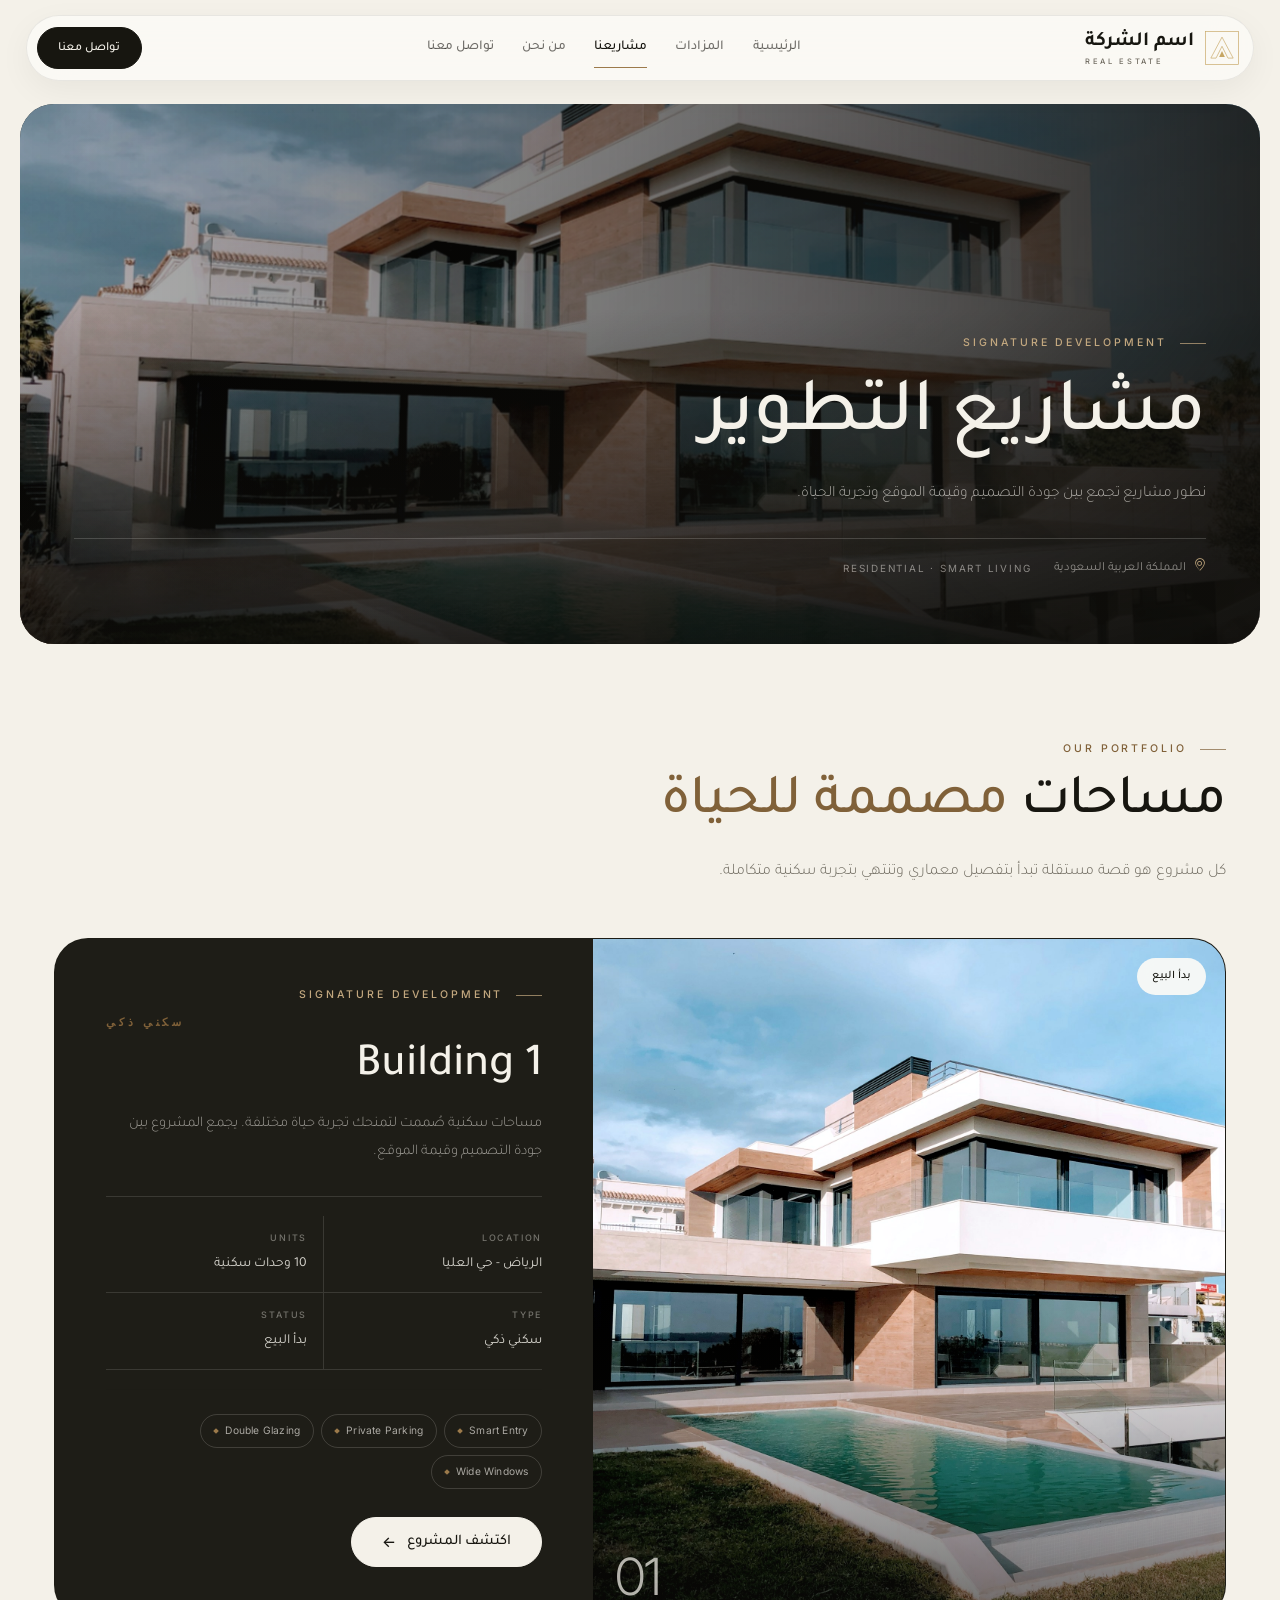
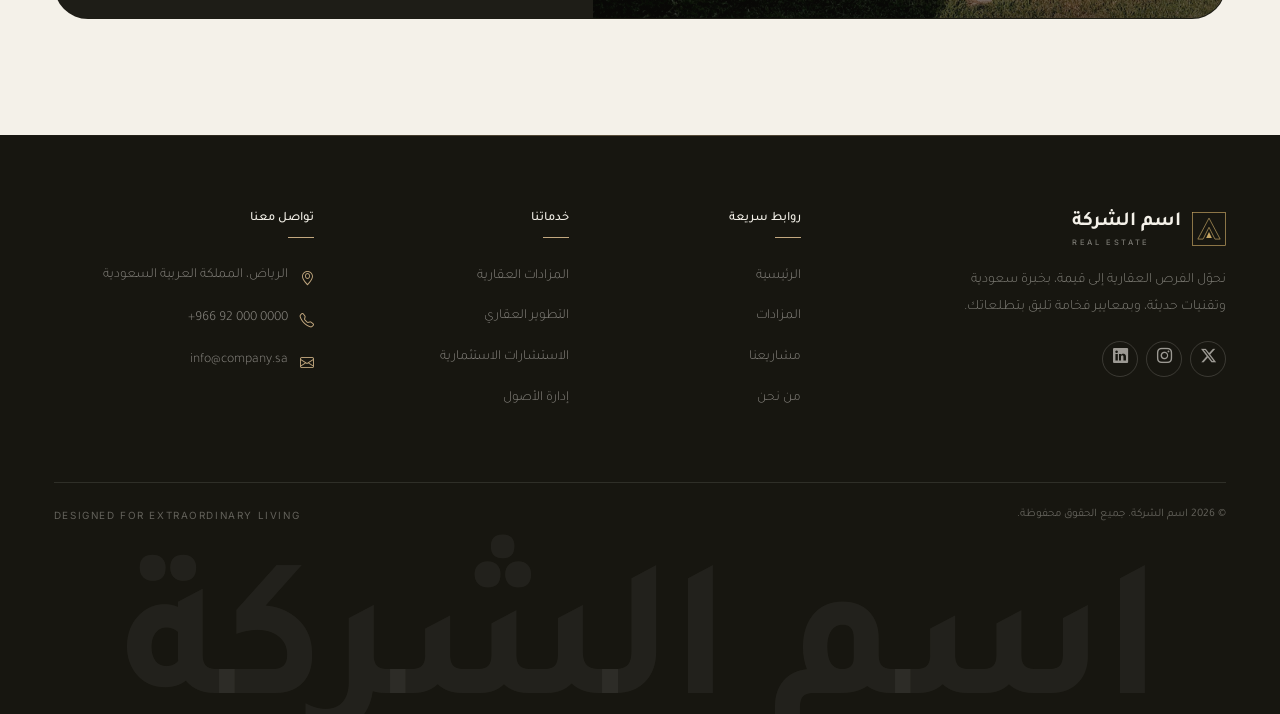
<file: projects.html>
<!DOCTYPE html>
<html lang="ar" dir="rtl">
<head>
    <meta charset="UTF-8">
    <meta name="viewport" content="width=device-width, initial-scale=1.0">

    <title>مشاريعنا | التطوير العقاري · اسم الشركة</title>
    <meta name="description" content="نطور مشاريع تجمع بين جودة التصميم وقيمة الموقع وتجربة الحياة. اكتشف مشاريع التطوير العقاري الفاخرة.">

    <meta property="og:title" content="مشاريعنا | اسم الشركة">
    <meta property="og:description" content="مشاريع تطوير عقاري تجمع بين جودة التصميم وقيمة الموقع وتجربة الحياة.">
    <meta property="og:image" content="assets/images/development/aqaronaresidence1/residence-01.jpg">
    <meta property="og:type" content="website">

    <link rel="icon" href="assets/logo/favicon.svg" type="image/svg+xml">
    <link rel="preload" href="infath-fonts/RuaqArabic-Light.ttf" as="font" type="font/ttf" crossorigin>
    <link rel="preload" href="infath-fonts/RuaqArabic-Medium.ttf" as="font" type="font/ttf" crossorigin>
    <link rel="preload" href="infath-fonts/RuaqArabic-Bold.ttf" as="font" type="font/ttf" crossorigin>
    <link rel="preload" href="infath-fonts/LamaSans-Regular.otf" as="font" type="font/otf" crossorigin>
    <link href="https://cdn.jsdelivr.net/npm/bootstrap-icons/font/bootstrap-icons.css" rel="stylesheet">
    <link rel="stylesheet" href="css/style.css?v=10">
    <link rel="stylesheet" href="css/premium.css?v=1">
    <script>document.documentElement.classList.add('js');</script>
</head>
<body>

    <!-- ============================ Header ============================ -->
    <header class="site-header">
        <div class="header-inner">
            <a class="brand" href="index.html" aria-label="اسم الشركة">
                <span class="brand-mark"><img src="assets/logo/brand-mark.svg" alt=""></span>
                <span class="brand-text">
                    <span class="brand-name">اسم الشركة</span>
                    <span class="brand-sub">Real Estate</span>
                </span>
            </a>

            <nav class="nav-menu" id="mainNav" aria-label="القائمة الرئيسية">
                <a href="index.html">الرئيسية</a>
                <a href="auctions.html">المزادات</a>
                <a href="projects.html">مشاريعنا</a>
                <a href="about.html">من نحن</a>
                <a href="contact.html">تواصل معنا</a>
            </nav>

            <div class="header-actions">
                <a href="contact.html" class="btn btn-outline-light btn-header">تواصل معنا</a>
                <button class="mobile-toggle" type="button" aria-label="فتح القائمة" aria-controls="mainNav" aria-expanded="false">
                    <span></span><span></span><span></span>
                </button>
            </div>
        </div>
    </header>

    <main>
        <!-- ============================ Hero ============================ -->
        <section class="page-hero">
            <div class="page-hero-bg" style="background-image: url('assets/images/development/aqaronaresidence1/residence-01.jpg');"></div>
            <div class="container page-hero-inner">
                <span class="eyebrow eyebrow-light">Signature Development</span>
                <h1 class="page-hero-title">مشاريع التطوير</h1>
                <p>نطور مشاريع تجمع بين جودة التصميم وقيمة الموقع وتجربة الحياة.</p>
                <div class="page-hero-meta">
                    <span><i class="bi bi-geo-alt"></i> المملكة العربية السعودية</span>
                    <span class="latin">Residential · Smart Living</span>
                </div>
            </div>
        </section>

        <!-- =========================== Projects ======================== -->
        <section class="projects-wrapper">
            <div class="projects-container">
                <div class="section-head" data-reveal>
                    <span class="eyebrow">Our Portfolio</span>
                    <h2 class="section-title">مساحات <span class="gold">مصممة للحياة</span></h2>
                    <p class="section-lead">كل مشروع هو قصة مستقلة تبدأ بتفصيل معماري وتنتهي بتجربة سكنية متكاملة.</p>
                </div>

                <div id="projects-container"></div>
            </div>
        </section>
    </main>

    <!-- ============================ Footer ============================ -->
    <footer class="site-footer">
        <div class="container">
            <div class="footer-grid">
                <div class="footer-brand">
                    <a class="brand" href="index.html" aria-label="اسم الشركة">
                        <span class="brand-mark"><img src="assets/logo/brand-mark.svg" alt=""></span>
                        <span class="brand-text">
                            <span class="brand-name">اسم الشركة</span>
                            <span class="brand-sub">Real Estate</span>
                        </span>
                    </a>
                    <p>نحوّل الفرص العقارية إلى قيمة، بخبرة سعودية وتقنيات حديثة، وبمعايير فخامة تليق بتطلعاتك.</p>
                    <div class="footer-social">
                        <a href="#" aria-label="X"><i class="bi bi-twitter-x"></i></a>
                        <a href="#" aria-label="Instagram"><i class="bi bi-instagram"></i></a>
                        <a href="#" aria-label="LinkedIn"><i class="bi bi-linkedin"></i></a>
                    </div>
                </div>

                <div>
                    <h4 class="footer-title">روابط سريعة</h4>
                    <ul class="footer-links">
                        <li><a href="index.html">الرئيسية</a></li>
                        <li><a href="auctions.html">المزادات</a></li>
                        <li><a href="projects.html">مشاريعنا</a></li>
                        <li><a href="about.html">من نحن</a></li>
                    </ul>
                </div>

                <div>
                    <h4 class="footer-title">خدماتنا</h4>
                    <ul class="footer-links">
                        <li><a href="auctions.html">المزادات العقارية</a></li>
                        <li><a href="projects.html">التطوير العقاري</a></li>
                        <li><a href="contact.html">الاستشارات الاستثمارية</a></li>
                        <li><a href="contact.html">إدارة الأصول</a></li>
                    </ul>
                </div>

                <div>
                    <h4 class="footer-title">تواصل معنا</h4>
                    <ul class="footer-contact">
                        <li><i class="bi bi-geo-alt"></i><span>الرياض، المملكة العربية السعودية</span></li>
                        <li><i class="bi bi-telephone"></i><a href="tel:+966920000000" dir="ltr">+966 92 000 0000</a></li>
                        <li><i class="bi bi-envelope"></i><a href="mailto:info@company.sa">info@company.sa</a></li>
                    </ul>
                </div>
            </div>

            <div class="footer-bottom">
                <span>© 2026 اسم الشركة. جميع الحقوق محفوظة.</span>
                <span class="latin">Designed for extraordinary living</span>
            </div>
        </div>
    </footer>

    <script src="js/data.js?v=10"></script>
    <script src="js/main.js?v=10"></script>
    <script src="js/premium.js?v=1"></script>
    <script>
        document.addEventListener('DOMContentLoaded', () => {
            const container = document.getElementById('projects-container');

            if (typeof projectsData === 'undefined' || projectsData.length === 0) {
                container.innerHTML = '<p class="projects-empty">جاري تحديث المشاريع...</p>';
                return;
            }

            projectsData.forEach((project, index) => {
                const number = String(index + 1).padStart(2, '0');
                const hasUrl = project.url && project.url !== '#';

                const featuresHTML = project.features?.length
                    ? `<ul class="project-features">${project.features.map((feature) => `<li>${feature}</li>`).join('')}</ul>`
                    : '';

                const card = `
                    <article class="project-feature ${index % 2 ? 'is-reversed' : ''}">
                        <div class="project-feature-media" data-reveal="zoom">
                            <span class="project-status">${project.status}</span>
                            <img src="${project.image}" alt="${project.title}" loading="lazy"
                                 onerror="this.style.display='none';">
                            <span class="project-number">${number}</span>
                        </div>
                        <div class="project-feature-body" data-reveal="left" data-delay="120">
                            <span class="eyebrow">Signature Development</span>
                            <h2 class="project-feature-title">
                                <span class="project-mark">${project.type}</span>
                                ${project.title}
                            </h2>
                            <p>${project.description}</p>

                            <div class="project-meta-grid">
                                <div class="project-meta-item">
                                    <span>Location</span>
                                    <strong>${project.location}</strong>
                                </div>
                                <div class="project-meta-item">
                                    <span>Units</span>
                                    <strong>${project.unitsCount}</strong>
                                </div>
                                <div class="project-meta-item">
                                    <span>Type</span>
                                    <strong>${project.type}</strong>
                                </div>
                                <div class="project-meta-item">
                                    <span>Status</span>
                                    <strong>${project.status}</strong>
                                </div>
                            </div>

                            ${featuresHTML}

                            ${hasUrl
                                ? `<a href="${project.url}" class="btn btn-ink">اكتشف المشروع <span class="arrow">←</span></a>`
                                : `<button class="btn btn-outline" style="opacity:.55;cursor:not-allowed;" disabled>التفاصيل قريباً</button>`}
                        </div>
                    </article>`;

                container.insertAdjacentHTML('beforeend', card);
            });

            window.observeReveals?.();
        });
    </script>
</body>
</html>
</file>
<file: css/style.css>
/* ==========================================================================
   MODERN ELEGANT DESIGN SYSTEM — اسم الشركة
   Real Estate · Auctions · Development
   ========================================================================== */

@import url('https://fonts.googleapis.com/css2?family=Inter:wght@300;400;500;600&family=Jost:wght@300;400;500;600;700&family=Tajawal:wght@300;400;500;700&display=swap');

@import url('components.css?v=11');
@import url('pages.css?v=11');

/* Auction identity typeface — Ruaq Arabic */
@font-face {
    font-family: 'Ruaq Arabic';
    src: url('../infath-fonts/RuaqArabic-Light.ttf') format('truetype');
    font-weight: 300;
    font-style: normal;
    font-display: swap;
}

@font-face {
    font-family: 'Ruaq Arabic';
    src: url('../infath-fonts/RuaqArabic-Medium.ttf') format('truetype');
    font-weight: 500;
    font-style: normal;
    font-display: swap;
}

@font-face {
    font-family: 'Ruaq Arabic';
    src: url('../infath-fonts/RuaqArabic-Bold.ttf') format('truetype');
    font-weight: 700;
    font-style: normal;
    font-display: swap;
}

/* Auction numerals — Lama Sans, restricted to digits and numeric punctuation
   so Arabic copy continues to render in Ruaq Arabic. */
@font-face {
    font-family: 'Lama Sans';
    src: url('../infath-fonts/LamaSans-Light.otf') format('opentype');
    font-weight: 300;
    font-style: normal;
    font-display: swap;
    unicode-range: U+0025, U+002B, U+002C, U+002E, U+002F, U+003A, U+007C, U+0030-0039, U+0660-0669;
}

@font-face {
    font-family: 'Lama Sans';
    src: url('../infath-fonts/LamaSans-Regular.otf') format('opentype');
    font-weight: 400;
    font-style: normal;
    font-display: swap;
    unicode-range: U+0025, U+002B, U+002C, U+002E, U+002F, U+003A, U+007C, U+0030-0039, U+0660-0669;
}

@font-face {
    font-family: 'Lama Sans';
    src: url('../infath-fonts/LamaSans-Medium.otf') format('opentype');
    font-weight: 500;
    font-style: normal;
    font-display: swap;
    unicode-range: U+0025, U+002B, U+002C, U+002E, U+002F, U+003A, U+007C, U+0030-0039, U+0660-0669;
}

@font-face {
    font-family: 'Lama Sans';
    src: url('../infath-fonts/LamaSans-Bold.otf') format('opentype');
    font-weight: 700;
    font-style: normal;
    font-display: swap;
    unicode-range: U+0025, U+002B, U+002C, U+002E, U+002F, U+003A, U+007C, U+0030-0039, U+0660-0669;
}

/* ------------------------------- Tokens ---------------------------------- */
:root {
    /* Surfaces */
    --ink: #151515;
    --ink-2: #1f1f1f;
    --ink-3: #262626;
    --paper: #FFFFFF;
    --bg: #F8F9FA;
    --ivory: #F8F9FA;
    --ivory-2: #F1F3F5;

    /* Lines */
    --line: rgba(21, 21, 21, 0.08);
    --line-soft: rgba(21, 21, 21, 0.06);
    --line-light: rgba(255, 255, 255, 0.14);

    /* Accent - Modern Elegant */
    --accent: #B9A07E;
    --accent-2: #C9B49A;
    --accent-deep: #9F8B6A;
    --accent-glow: rgba(185, 160, 126, 0.16);

    /* Legacy names mapped to new accent for minimal edits */
    --gold: var(--accent);
    --gold-2: var(--accent-2);
    --gold-deep: var(--accent-deep);
    --gold-glow: var(--accent-glow);

    /* Text */
    --text: #1F1F1F;
    --muted: #6B6B6B;
    --muted-2: #8F8F8F;

    /* Auction identity — DO NOT CHANGE */
    --auction-dark: #00365D;
    --auction-teal: #00A5A3;
    /* Legacy alias kept so every auction component resolves to navy. */
    --auction-blue: var(--auction-dark);
    --auction-ink-soft: rgba(0, 54, 93, 0.78);
    --auction-ink-faint: rgba(0, 54, 93, 0.58);
    --auction-line: rgba(0, 54, 93, 0.12);
    --auction-line-strong: rgba(0, 54, 93, 0.24);
    --auction-teal-wash: rgba(0, 165, 163, 0.06);
    --auction-teal-line: rgba(0, 165, 163, 0.28);
    --auction-shadow: rgba(0, 54, 93, 0.12);

    /* Project accent */
    --proj-accent: #B9A07E;

    /* Typography */
    --font-body: 'Tajawal', 'Segoe UI', sans-serif;
    --font-display: 'Jost', 'Tajawal', sans-serif;
    --font-latin: 'Inter', 'Jost', sans-serif;
    /* Lama Sans carries digits/numeric punctuation (restricted unicode-range);
       Arabic copy falls through to Ruaq. */
    --font-auction: 'Lama Sans', 'Ruaq Arabic', 'Tajawal', 'Segoe UI', sans-serif;

    --container: 1280px;
    --header-h: 88px;
    --header-h-sm: 76px;

    --ease: cubic-bezier(0.25, 0.8, 0.25, 1);
    --ease-out: cubic-bezier(0.16, 1, 0.3, 1);
}

/* ------------------------------- Base ------------------------------------ */
*,
*::before,
*::after {
    margin: 0;
    padding: 0;
    box-sizing: border-box;
}

html {
    scroll-behavior: smooth;
    -webkit-text-size-adjust: 100%;
}

body {
    font-family: var(--font-body);
    background: var(--paper);
    color: var(--text);
    direction: rtl;
    line-height: 1.9;
    font-weight: 400;
    overflow-x: hidden;
    -webkit-font-smoothing: antialiased;
    text-rendering: optimizeLegibility;
}

body.menu-open {
    overflow: hidden;
}

img {
    display: block;
    max-width: 100%;
    height: auto;
}

a {
    color: inherit;
    text-decoration: none;
}

ul,
ol {
    list-style: none;
}

button,
input,
select,
textarea {
    font: inherit;
    color: inherit;
}

button {
    background: none;
    border: 0;
    cursor: pointer;
}

::selection {
    background: var(--gold);
    color: var(--ink);
}

::-webkit-scrollbar {
    width: 9px;
}

::-webkit-scrollbar-track {
    background: var(--ivory);
}

::-webkit-scrollbar-thumb {
    background: var(--ink);
}

::-webkit-scrollbar-thumb:hover {
    background: var(--gold-deep);
}

:focus-visible {
    outline: 1px solid var(--gold);
    outline-offset: 4px;
}

/* ----------------------------- Typography -------------------------------- */
h1,
h2,
h3,
h4,
h5 {
    font-family: var(--font-display);
    font-weight: 500;
    line-height: 1.16;
    letter-spacing: -0.01em;
    color: var(--text);
}

p {
    color: var(--muted);
}

.container {
    width: 100%;
    max-width: var(--container);
    margin-inline: auto;
    padding-inline: clamp(1.25rem, 4vw, 3rem);
}

.section {
    position: relative;
    padding-block: clamp(4.5rem, 9vw, 8rem);
}

/* Fixed header must not cover anchor targets (e.g. "اكتشف مشاريعنا"). */
.section[id] {
    scroll-margin-top: calc(var(--header-h) + 1.5rem);
}

.section-ivory {
    background: var(--bg);
}

.section-bone {
    background: var(--paper);
}

.section-ink {
    background: var(--ink);
    color: var(--paper);
}

.section-ink .section-title,
.section-ink h2,
.section-ink h3 {
    color: var(--paper);
}

.section-title {
    font-size: clamp(2rem, 4.4vw, 3.6rem);
    line-height: 1.25;
    margin-bottom: 1rem;
}

.section-title .gold {
    color: var(--gold-deep);
}

.section-lead {
    max-width: 620px;
    color: var(--muted);
    font-size: 1.05rem;
    font-weight: 300;
    line-height: 1.9;
}

.section-head {
    max-width: 740px;
    margin-bottom: clamp(2.5rem, 5vw, 4rem);
}

.section-head.center {
    margin-inline: auto;
    text-align: center;
}

.section-head.center .section-lead {
    margin-inline: auto;
}

.section-head .eyebrow {
    margin-bottom: 1rem;
}

.eyebrow {
    display: inline-flex;
    align-items: center;
    gap: 0.85rem;
    font-family: var(--font-latin);
    font-size: 0.72rem;
    font-weight: 600;
    letter-spacing: 0.34em;
    text-transform: uppercase;
    color: var(--gold-deep);
    line-height: 1;
}

.eyebrow::before {
    content: '';
    width: 34px;
    height: 1px;
    background: var(--gold);
    flex: none;
}

.eyebrow-light {
    color: var(--gold-2);
}

.eyebrow-plain::before {
    display: none;
}

.text-gold {
    color: var(--gold-deep);
}

.muted {
    color: var(--muted);
}

.latin {
    font-family: var(--font-latin);
}

/* ----------------------------- Buttons ----------------------------------- */
.btn {
    position: relative;
    display: inline-flex;
    align-items: center;
    justify-content: center;
    gap: 0.7rem;
    padding: 1rem 2rem;
    font-family: var(--font-body);
    font-size: 0.95rem;
    font-weight: 500;
    line-height: 1;
    border: 1px solid transparent;
    border-radius: 0;
    overflow: hidden;
    isolation: isolate;
    cursor: pointer;
    white-space: nowrap;
    transition: color 0.4s var(--ease), border-color 0.4s var(--ease),
        background-color 0.4s var(--ease), transform 0.4s var(--ease);
}

.btn::before {
    content: '';
    position: absolute;
    inset: 0;
    z-index: -1;
    background: var(--gold);
    transform: scaleX(0);
    transform-origin: right center;
    transition: transform 0.55s var(--ease-out);
}

.btn:hover::before {
    transform: scaleX(1);
    transform-origin: left center;
}

.btn .arrow {
    display: inline-block;
    transition: transform 0.45s var(--ease);
}

.btn:hover .arrow {
    transform: translateX(-5px);
}

.btn-gold {
    background: var(--accent);
    color: var(--ink);
}

.btn-gold::before {
    background: var(--ink);
}

.btn-gold:hover {
    color: var(--paper);
}

.btn-ink {
    background: var(--ink);
    color: var(--paper);
}

.btn-ink:hover {
    color: var(--ink);
}

.btn-outline {
    border-color: rgba(21, 21, 21, 0.4);
    color: var(--ink);
}

.btn-outline::before {
    background: var(--ink);
}

.btn-outline:hover {
    color: var(--paper);
}

.btn-outline-light {
    border-color: rgba(255, 255, 255, 0.5);
    color: var(--paper);
}

.btn-outline-light:hover {
    color: var(--ink);
    border-color: var(--accent);
}

.btn-block {
    width: 100%;
}

.btn-sm {
    padding: 0.85rem 1.4rem;
    font-size: 0.85rem;
}

.btn-lg {
    padding: 1.25rem 2.6rem;
    font-size: 1rem;
}

.text-link {
    display: inline-flex;
    align-items: center;
    gap: 0.65rem;
    font-size: 0.92rem;
    font-weight: 500;
    color: var(--ink);
    padding-bottom: 0.35rem;
    position: relative;
}

.text-link::after {
    content: '';
    position: absolute;
    inset-inline: 0;
    bottom: 0;
    height: 1px;
    background: var(--gold);
    transform-origin: right;
    transition: transform 0.5s var(--ease-out);
}

.text-link:hover::after {
    transform: scaleX(0.35);
    transform-origin: right;
}

.text-link .arrow {
    color: var(--gold-deep);
    transition: transform 0.4s var(--ease);
}

.text-link:hover .arrow {
    transform: translateX(-5px);
}

/* ----------------------------- Header ------------------------------------ */
.site-header {
    position: fixed;
    inset-block-start: 0;
    inset-inline: 0;
    z-index: 1000;
    height: var(--header-h);
    color: var(--paper);
    transition: height 0.5s var(--ease), color 0.5s var(--ease),
        box-shadow 0.5s var(--ease), transform 0.55s var(--ease);
}

/* The blurred backdrop lives on a pseudo-element. Applying backdrop-filter
   directly to the header would make it the containing block for the fixed
   mobile menu, collapsing the overlay to the header's own height. */
.site-header::before {
    content: '';
    position: absolute;
    inset: 0;
    z-index: -1;
    background: transparent;
    transition: background-color 0.5s var(--ease), backdrop-filter 0.5s var(--ease);
    pointer-events: none;
}

.site-header::after {
    content: '';
    position: absolute;
    inset-inline: 0;
    bottom: 0;
    height: 1px;
    background: rgba(255, 255, 255, 0.08);
    transition: background-color 0.5s var(--ease);
}

.header-inner {
    height: 100%;
    max-width: var(--container);
    margin-inline: auto;
    padding-inline: clamp(1.25rem, 4vw, 3rem);
    display: flex;
    align-items: center;
    justify-content: space-between;
    gap: 2rem;
}

.brand {
    display: inline-flex;
    align-items: center;
    gap: 0.85rem;
    color: inherit;
    flex: none;
}

/* Keep the brand above the full-screen mobile menu overlay. */
.site-header .brand {
    position: relative;
    z-index: 1101;
}

.brand-mark {
    width: 42px;
    height: 42px;
    display: grid;
    place-items: center;
    color: var(--gold);
    transition: color 0.45s var(--ease), transform 0.6s var(--ease);
}

.brand-mark svg {
    width: 100%;
    height: 100%;
    display: block;
}

.brand:hover .brand-mark {
    transform: rotate(-4deg) scale(1.04);
}

.brand-text {
    display: flex;
    flex-direction: column;
    line-height: 1;
}

.brand-name {
    font-family: var(--font-display);
    font-size: 1.55rem;
    font-weight: 600;
    color: inherit;
    letter-spacing: 0;
}

.brand-sub {
    font-family: var(--font-latin);
    font-size: 0.56rem;
    font-weight: 500;
    letter-spacing: 0.42em;
    text-transform: uppercase;
    opacity: 0.6;
    margin-top: 0.38rem;
    direction: ltr;
}

.nav-menu {
    display: flex;
    align-items: center;
    gap: clamp(1.2rem, 2.4vw, 2.5rem);
}

.nav-menu a {
    position: relative;
    display: inline-block;
    padding-block: 0.55rem;
    font-size: 0.94rem;
    font-weight: 400;
    color: rgba(255, 255, 255, 0.78);
    transition: color 0.35s var(--ease);
}

.nav-menu a::after {
    content: '';
    position: absolute;
    inset-inline: 0;
    bottom: 0;
    height: 1px;
    background: var(--gold);
    transform: scaleX(0);
    transform-origin: right center;
    transition: transform 0.45s var(--ease-out);
}

.nav-menu a:hover,
.nav-menu a.active {
    color: var(--paper);
}

.nav-menu a:hover::after,
.nav-menu a.active::after {
    transform: scaleX(1);
}

.header-actions {
    display: flex;
    align-items: center;
    gap: 1rem;
    flex: none;
}

.header-actions .btn {
    padding: 0.8rem 1.35rem;
    font-size: 0.82rem;
}

.site-header.scrolled {
    height: var(--header-h-sm);
    color: var(--ink);
    box-shadow: 0 1px 0 var(--line), 0 10px 40px rgba(15, 15, 15, 0.02);
}

.site-header.scrolled::before {
    background: rgba(255, 255, 255, 0.98);
    -webkit-backdrop-filter: blur(14px);
    backdrop-filter: blur(14px);
}

.site-header.scrolled::after {
    background: transparent;
}

.site-header.scrolled .nav-menu a {
    color: rgba(22, 22, 22, 0.62);
}

.site-header.scrolled .nav-menu a:hover,
.site-header.scrolled .nav-menu a.active {
    color: var(--ink);
}

.site-header.scrolled .brand-mark {
    color: var(--gold-deep);
}

.site-header.scrolled .btn-outline-light {
    border-color: rgba(21, 21, 21, 0.4);
    color: var(--ink);
}

.site-header.scrolled .btn-outline-light:hover {
    color: var(--paper);
    border-color: var(--ink);
}

.site-header.hidden {
    transform: translateY(-100%);
}

/* Burger */
.mobile-toggle {
    display: none;
    width: 44px;
    height: 44px;
    position: relative;
    align-items: center;
    justify-content: center;
    color: inherit;
    flex: none;
    z-index: 1100;
}

.mobile-toggle span {
    position: absolute;
    left: 10px;
    width: 24px;
    height: 1px;
    background: currentColor;
    transition: transform 0.45s var(--ease), opacity 0.3s var(--ease);
}

.mobile-toggle span:nth-child(1) {
    top: 16px;
}

.mobile-toggle span:nth-child(2) {
    top: 22px;
}

.mobile-toggle span:nth-child(3) {
    top: 28px;
}

body.menu-open .mobile-toggle span:nth-child(1) {
    top: 22px;
    transform: rotate(45deg);
}

body.menu-open .mobile-toggle span:nth-child(2) {
    opacity: 0;
}

body.menu-open .mobile-toggle span:nth-child(3) {
    top: 22px;
    transform: rotate(-45deg);
}

/* ------------------------------- Hero ------------------------------------ */
.hero {
    position: relative;
    min-height: 100svh;
    display: flex;
    align-items: center;
    overflow: hidden;
    background: var(--ink);
    color: var(--paper);
    isolation: isolate;
}

.hero-bg {
    position: absolute;
    inset: -6%;
    z-index: -3;
    background-size: cover;
    background-position: center;
    transform: scale(1.06);
    animation: kenburns 26s var(--ease) infinite alternate;
    will-change: transform;
}

.hero::before {
    content: '';
    position: absolute;
    inset: 0;
    z-index: -2;
    background:
        linear-gradient(270deg, rgba(10, 10, 10, 0.94) 0%, rgba(10, 10, 10, 0.72) 42%, rgba(10, 10, 10, 0.32) 100%),
        linear-gradient(to top, rgba(10, 10, 10, 0.96) 0%, rgba(10, 10, 10, 0.18) 45%, rgba(10, 10, 10, 0.38) 100%);
}

.hero::after {
    content: '';
    position: absolute;
    inset: 0;
    z-index: -1;
    pointer-events: none;
    background:
        radial-gradient(circle at 12% 78%, rgba(185, 160, 126, 0.18), transparent 42%),
        linear-gradient(to bottom, rgba(0, 0, 0, 0.25), transparent 25%);
}

.hero-inner {
    width: 100%;
    padding-top: calc(var(--header-h) + 2rem);
}

.hero-copy {
    max-width: 800px;
    padding-block: clamp(3rem, 8vh, 6rem);
}

.hero-title {
    font-size: clamp(2.9rem, 6.6vw, 5.8rem);
    line-height: 1.12;
    font-weight: 500;
    color: var(--paper);
    margin-block: 1.6rem 1.8rem;
}

.hero-title .line {
    display: block;
    overflow: hidden;
    padding-block: 0.14em;
    margin-block: -0.14em;
    animation: line-clip-release 0.01s linear 1.55s forwards;
}

.hero-title .line > span {
    display: block;
    transform: translateY(130%);
    animation: line-up 1.15s var(--ease-out) forwards;
}

.hero-title .line:nth-child(1) > span {
    animation-delay: 0.15s;
}

.hero-title .line:nth-child(2) > span {
    animation-delay: 0.3s;
}

.hero-title em {
    font-style: normal;
    color: var(--gold-2);
}

.hero-desc {
    max-width: 570px;
    font-size: 1.05rem;
    font-weight: 300;
    line-height: 1.95;
    color: rgba(255, 255, 255, 0.72);
    margin-bottom: 2.6rem;
    opacity: 0;
    animation: fade-up 1s var(--ease-out) 0.55s forwards;
}

.hero-btns {
    display: flex;
    flex-wrap: wrap;
    gap: 1rem;
    opacity: 0;
    animation: fade-up 1s var(--ease-out) 0.75s forwards;
}

.hero-btns .btn {
    min-width: 190px;
}

.hero .eyebrow {
    opacity: 0;
    animation: fade-up 0.9s var(--ease-out) 0.05s forwards;
}

.hero-meta {
    position: absolute;
    inset-inline: 0;
    bottom: 2.4rem;
    display: flex;
    align-items: flex-end;
    justify-content: space-between;
    gap: 2rem;
    opacity: 0;
    animation: fade-up 1s var(--ease-out) 1s forwards;
}

.hero-meta .hero-place {
    font-family: var(--font-latin);
    font-size: 0.7rem;
    letter-spacing: 0.34em;
    text-transform: uppercase;
    color: rgba(255, 255, 255, 0.55);
    direction: ltr;
}

.hero-scroll {
    display: flex;
    align-items: center;
    gap: 0.9rem;
    font-family: var(--font-latin);
    font-size: 0.62rem;
    letter-spacing: 0.32em;
    text-transform: uppercase;
    color: rgba(255, 255, 255, 0.55);
    direction: ltr;
}

.hero-scroll .scroll-line {
    width: 1px;
    height: 48px;
    background: rgba(255, 255, 255, 0.2);
    position: relative;
    overflow: hidden;
}

.hero-scroll .scroll-line::after {
    content: '';
    position: absolute;
    inset-inline: 0;
    top: 0;
    height: 45%;
    background: var(--gold);
    animation: scroll-line 2.4s var(--ease) infinite;
}

/* ------------------------------ Marquee ---------------------------------- */
.marquee {
    background: var(--ink);
    border-block: 1px solid rgba(185, 160, 126, 0.22);
    overflow: hidden;
    padding-block: 1.15rem;
    position: relative;
}

.marquee-track {
    display: flex;
    width: max-content;
    animation: marquee 42s linear infinite;
}

.marquee-group {
    display: flex;
    align-items: center;
    flex: none;
}

.marquee-group span {
    font-family: var(--font-latin);
    font-size: 0.95rem;
    font-weight: 500;
    letter-spacing: 0.32em;
    text-transform: uppercase;
    color: rgba(255, 255, 255, 0.62);
    white-space: nowrap;
    padding-inline: 2.2rem;
}

.marquee-group i {
    width: 5px;
    height: 5px;
    background: var(--gold);
    transform: rotate(45deg);
    flex: none;
}

/* ------------------------------ Stats ------------------------------------ */
.stats-band {
    background: var(--ink);
    color: var(--paper);
    padding-block: clamp(3.5rem, 6vw, 5rem);
    position: relative;
    overflow: hidden;
}

.stats-band::before {
    content: '';
    position: absolute;
    inset-inline: 0;
    top: 0;
    height: 1px;
    background: linear-gradient(90deg, transparent, var(--gold), transparent);
    opacity: 0.55;
}

.stats-grid {
    display: grid;
    grid-template-columns: repeat(4, 1fr);
}

.stat-card {
    padding: 0.5rem clamp(1rem, 2.5vw, 2.4rem);
    text-align: center;
    border-inline-start: 1px solid rgba(255, 255, 255, 0.12);
}

.stat-card:first-child {
    border-inline-start: 0;
}

.stat-value {
    font-family: var(--font-latin);
    font-size: clamp(2.8rem, 5vw, 4.2rem);
    font-weight: 300;
    line-height: 1;
    color: var(--gold-2);
    direction: ltr;
    display: block;
}

.stat-label {
    color: rgba(255, 255, 255, 0.55);
    font-size: 0.92rem;
    font-weight: 300;
    margin-top: 0.9rem;
}

/* ------------------------------ Intro ------------------------------------ */
.intro-grid {
    display: grid;
    grid-template-columns: 1.03fr 0.97fr;
    align-items: center;
    gap: clamp(2.5rem, 6vw, 6.5rem);
}

.intro-media {
    position: relative;
    padding-block-end: 2.5rem;
    isolation: isolate;
}

.intro-frame {
    position: relative;
    overflow: hidden;
    background: var(--ivory-2);
}

.intro-frame img {
    width: 100%;
    height: clamp(360px, 46vw, 610px);
    object-fit: cover;
    transform: scale(1.06);
    transition: transform 1.8s var(--ease-out);
}

.intro-media:hover .intro-frame img {
    transform: scale(1.12);
}

.intro-frame::after {
    content: '';
    position: absolute;
    inset: 1.1rem;
    border: 1px solid rgba(255, 255, 255, 0.42);
    pointer-events: none;
}

.intro-media::after {
    content: '';
    position: absolute;
    inset-block-end: 0;
    inset-inline-start: 0;
    width: 62%;
    height: 62%;
    border: 1px solid var(--gold);
    z-index: -1;
}

.intro-note {
    position: absolute;
    inset-inline-end: -0.5rem;
    inset-block-end: 0;
    background: var(--paper);
    border-top: 2px solid var(--gold);
    box-shadow: 0 24px 60px rgba(11, 11, 11, 0.12);
    padding: 1.5rem 1.7rem;
    max-width: 280px;
    z-index: 2;
}

.intro-note .note-num {
    font-family: var(--font-latin);
    font-size: 0.8rem;
    letter-spacing: 0.3em;
    color: var(--gold-deep);
    display: block;
    margin-bottom: 0.6rem;
}

.intro-note p {
    font-family: var(--font-display);
    font-size: 1.12rem;
    line-height: 1.6;
    color: var(--ink);
}

.intro-copy .section-title {
    margin-bottom: 1.4rem;
}

.intro-list {
    margin-block: 2rem 2.4rem;
    border-top: 1px solid var(--line);
}

.intro-list li {
    display: flex;
    align-items: baseline;
    gap: 1.1rem;
    padding-block: 1rem;
    border-bottom: 1px solid var(--line);
    color: var(--muted);
    font-size: 0.96rem;
    font-weight: 300;
}

.intro-list li strong {
    font-family: var(--font-latin);
    font-size: 0.85rem;
    font-weight: 500;
    letter-spacing: 0.22em;
    color: var(--gold-deep);
    flex: none;
}

/* --------------------------- Section heads ------------------------------- */
.split-head {
    display: flex;
    align-items: flex-end;
    justify-content: space-between;
    gap: 2rem;
    margin-bottom: clamp(2.5rem, 5vw, 4rem);
}

.split-head .section-head {
    margin-bottom: 0;
}

.split-head .text-link {
    flex: none;
    margin-bottom: 0.5rem;
}

/* ----------------------------- Values ------------------------------------ */
.values-grid {
    display: grid;
    grid-template-columns: repeat(3, 1fr);
    border-top: 1px solid var(--line);
}

.value-card {
    position: relative;
    padding: clamp(2rem, 3.5vw, 3.2rem) clamp(1.5rem, 3vw, 2.8rem);
    border-inline-start: 1px solid var(--line);
    transition: background-color 0.5s var(--ease), transform 0.5s var(--ease);
}

.value-card:first-child {
    border-inline-start: 0;
}

.value-card:hover {
    background: var(--paper);
    transform: translateY(-6px);
}

.value-num {
    display: block;
    font-family: var(--font-latin);
    font-size: 0.82rem;
    letter-spacing: 0.3em;
    color: var(--gold-deep);
    margin-bottom: 2.4rem;
}

.value-card h3 {
    font-size: clamp(1.6rem, 2.4vw, 2.1rem);
    margin-bottom: 0.8rem;
}

.value-card p {
    font-size: 0.96rem;
    font-weight: 300;
    line-height: 1.9;
}

.value-line {
    position: relative;
    height: 1px;
    background: var(--line);
    margin-top: 2.2rem;
    overflow: hidden;
}

.value-line::after {
    content: '';
    position: absolute;
    inset: 0;
    background: var(--gold);
    transform: scaleX(0);
    transform-origin: right center;
    transition: transform 0.8s var(--ease-out);
}

.value-card:hover .value-line::after {
    transform: scaleX(1);
}

/* ------------------------------- CTA ------------------------------------- */
.cta {
    position: relative;
    background: var(--ink);
    color: var(--paper);
    text-align: center;
    padding-block: clamp(5rem, 10vw, 9rem);
    overflow: hidden;
    isolation: isolate;
}

.cta::before {
    content: '';
    position: absolute;
    inset: 0;
    z-index: -1;
    background:
        radial-gradient(circle at 20% 20%, rgba(185, 160, 126, 0.16), transparent 42%),
        radial-gradient(circle at 85% 85%, rgba(185, 160, 126, 0.1), transparent 40%);
}

.cta::after {
    content: '';
    position: absolute;
    inset-inline-start: 50%;
    top: 50%;
    width: min(78vw, 760px);
    aspect-ratio: 1;
    transform: translate(50%, -50%);
    border: 1px solid rgba(185, 160, 126, 0.16);
    border-radius: 50%;
    pointer-events: none;
}

.cta-inner {
    position: relative;
    max-width: 900px;
    margin-inline: auto;
}

.cta .eyebrow {
    margin-bottom: 1.4rem;
}

.cta h2 {
    font-size: clamp(2.2rem, 5vw, 4rem);
    line-height: 1.2;
    color: var(--paper);
    margin-bottom: 1.2rem;
}

.cta p {
    color: rgba(255, 255, 255, 0.62);
    font-weight: 300;
    font-size: 1.05rem;
    margin-bottom: 2.6rem;
}

.cta-btns {
    display: flex;
    justify-content: center;
    flex-wrap: wrap;
    gap: 1rem;
}

/* ------------------------------ Footer ----------------------------------- */
.site-footer {
    background: #101010;
    color: rgba(255, 255, 255, 0.6);
    padding-top: clamp(4rem, 7vw, 6rem);
    position: relative;
}

.site-footer::before {
    content: '';
    position: absolute;
    inset-inline: 0;
    top: 0;
    height: 1px;
    background: linear-gradient(90deg, transparent, rgba(185, 160, 126, 0.6), transparent);
}

.footer-grid {
    display: grid;
    grid-template-columns: 1.7fr 0.9fr 0.9fr 1.25fr;
    gap: clamp(2rem, 4vw, 4rem);
    padding-bottom: clamp(3rem, 6vw, 4.5rem);
}

.footer-brand .brand {
    margin-bottom: 1.5rem;
}

.footer-brand .brand-name {
    color: var(--paper);
}

.footer-brand p {
    color: rgba(255, 255, 255, 0.5);
    font-size: 0.94rem;
    font-weight: 300;
    max-width: 320px;
    line-height: 1.9;
}

.footer-title {
    color: var(--paper);
    font-family: var(--font-body);
    font-size: 0.82rem;
    font-weight: 500;
    letter-spacing: 0.18em;
    margin-bottom: 1.4rem;
    padding-bottom: 0.75rem;
    position: relative;
}

.footer-title::after {
    content: '';
    position: absolute;
    bottom: 0;
    inset-inline-start: 0;
    width: 32px;
    height: 1px;
    background: var(--gold);
}

.footer-links li + li {
    margin-top: 0.15rem;
}

.footer-links a {
    display: inline-block;
    padding-block: 0.42rem;
    font-size: 0.92rem;
    color: rgba(255, 255, 255, 0.55);
    transition: color 0.35s var(--ease), transform 0.35s var(--ease);
}

.footer-links a:hover {
    color: var(--accent-2);
    transform: translateX(-4px);
}

.footer-contact li {
    display: flex;
    align-items: flex-start;
    gap: 0.75rem;
    font-size: 0.92rem;
    color: rgba(255, 255, 255, 0.55);
    padding-block: 0.35rem;
}

.footer-contact i {
    color: var(--gold);
    font-size: 0.9rem;
    margin-top: 0.3rem;
}

.footer-contact a:hover {
    color: var(--accent-2);
}

.footer-social {
    display: flex;
    gap: 0.7rem;
    margin-top: 1.5rem;
}

.footer-social a {
    width: 38px;
    height: 38px;
    display: grid;
    place-items: center;
    border: 1px solid rgba(255, 255, 255, 0.16);
    color: rgba(255, 255, 255, 0.7);
    font-size: 0.95rem;
    transition: color 0.35s var(--ease), border-color 0.35s var(--ease),
        background-color 0.35s var(--ease), transform 0.35s var(--ease);
}

.footer-social a:hover {
    color: var(--ink);
    background: var(--accent);
    border-color: var(--accent);
    transform: translateY(-3px);
}

.footer-bottom {
    border-top: 1px solid rgba(255, 255, 255, 0.1);
    padding-block: 1.6rem;
    display: flex;
    align-items: center;
    justify-content: space-between;
    gap: 1rem;
    flex-wrap: wrap;
    font-size: 0.8rem;
    color: rgba(255, 255, 255, 0.36);
}

.footer-bottom .latin {
    letter-spacing: 0.14em;
    text-transform: uppercase;
}

/* --------------------------- Reveal / Motion ----------------------------- */
/* html.js [data-reveal] {
    opacity: 0;
    transform: translateY(28px);
    transition: opacity 0.9s var(--ease-out), transform 0.9s var(--ease-out);
    transition-delay: var(--reveal-delay, 0s);
    will-change: opacity, transform;
}

html.js [data-reveal='left'] {
    transform: translateX(48px);
}

html.js [data-reveal='right'] {
    transform: translateX(-48px);
}

html.js [data-reveal='zoom'] {
    transform: scale(0.94);
}

html.js [data-reveal].is-revealed {
    opacity: 1;
    transform: none;
}

html.js .img-reveal {
    clip-path: inset(0 0 100% 0);
    transition: clip-path 1.3s var(--ease-out);
}

html.js .img-reveal.is-revealed {
    clip-path: inset(0);
} */

@keyframes kenburns {
    from {
        transform: scale(1.06) translate3d(0, 0, 0);
    }
    to {
        transform: scale(1.14) translate3d(-1.5%, -1%, 0);
    }
}

@keyframes line-up {
    to {
        transform: translateY(0);
    }
}

@keyframes line-clip-release {
    to {
        overflow: visible;
    }
}

@keyframes fade-up {
    from {
        opacity: 0;
        transform: translateY(26px);
    }
    to {
        opacity: 1;
        transform: translateY(0);
    }
}

@keyframes scroll-line {
    0% {
        transform: translateY(-100%);
    }
    60%,
    100% {
        transform: translateY(240%);
    }
}

@keyframes marquee {
    from {
        transform: translateX(0);
    }
    to {
        transform: translateX(50%);
    }
}

@keyframes float-soft {
    0%,
    100% {
        transform: translateY(0);
    }
    50% {
        transform: translateY(-8px);
    }
}

@keyframes pulse-dot {
    0% {
        box-shadow: 0 0 0 0 rgba(0, 165, 163, 0.55);
    }
    70% {
        box-shadow: 0 0 0 8px rgba(0, 165, 163, 0);
    }
    100% {
        box-shadow: 0 0 0 0 rgba(0, 165, 163, 0);
    }
}

/* --------------------------- Scroll progress ----------------------------- */
.scroll-progress {
    position: fixed;
    inset-block-start: 0;
    inset-inline-start: 0;
    width: 0;
    height: 2px;
    background: linear-gradient(90deg, var(--gold-deep), var(--gold-2));
    z-index: 1600;
    pointer-events: none;
}

/* ----------------------------- Back to top ------------------------------- */
.back-to-top {
    position: fixed;
    inset-block-end: 2rem;
    inset-inline-start: 2rem;
    width: 46px;
    height: 46px;
    display: grid;
    place-items: center;
    border: 1px solid var(--gold);
    background: var(--ink);
    color: var(--gold-2);
    z-index: 900;
    opacity: 0;
    visibility: hidden;
    transform: translateY(14px);
    transition: opacity 0.4s var(--ease), transform 0.4s var(--ease),
        visibility 0.4s, background-color 0.4s var(--ease), color 0.4s var(--ease);
}

.back-to-top.is-visible {
    opacity: 1;
    visibility: visible;
    transform: none;
}

.back-to-top:hover {
    background: var(--gold);
    color: var(--ink);
}

/* ----------------------------- Preloader --------------------------------- */
.preloader {
    position: fixed;
    inset: 0;
    z-index: 2000;
    display: grid;
    place-items: center;
    background: #080808;
    color: var(--paper);
    transition: opacity 0.8s var(--ease), visibility 0.8s var(--ease);
}

.preloader.is-hidden {
    opacity: 0;
    visibility: hidden;
    pointer-events: none;
}

.preloader-inner {
    text-align: center;
}

.preloader .brand-mark {
    width: 64px;
    height: 64px;
    margin-inline: auto;
    color: var(--gold);
    animation: float-soft 2.4s var(--ease) infinite;
}

.preloader-name {
    font-family: var(--font-display);
    font-size: 1.9rem;
    font-weight: 600;
    margin-top: 1.2rem;
    color: var(--paper);
}

.preloader-sub {
    font-family: var(--font-latin);
    font-size: 0.6rem;
    letter-spacing: 0.42em;
    text-transform: uppercase;
    color: rgba(255, 255, 255, 0.45);
    margin-top: 0.5rem;
    direction: ltr;
}

.preloader-line {
    width: 160px;
    height: 1px;
    margin: 1.7rem auto 0;
    background: rgba(255, 255, 255, 0.14);
    position: relative;
    overflow: hidden;
}

.preloader-line::after {
    content: '';
    position: absolute;
    inset: 0;
    background: var(--gold);
    transform: scaleX(0);
    transform-origin: right center;
    animation: preload-line 1.5s var(--ease) 0.1s forwards;
}

@keyframes preload-line {
    to {
        transform: scaleX(1);
    }
}

/* ---------------------------- Responsive core ---------------------------- */
@media (max-width: 1100px) {
    .nav-menu {
        position: fixed;
        inset: 0;
        z-index: 1000;
        flex-direction: column;
        justify-content: center;
        align-items: center;
        gap: 0;
        background: #080808;
        opacity: 0;
        visibility: hidden;
        transform: translateY(-30px);
        transition: opacity 0.5s var(--ease), visibility 0.5s var(--ease),
            transform 0.5s var(--ease);
        padding: 6rem 1.5rem 3rem;
    }

    .nav-menu.open {
        opacity: 1;
        visibility: visible;
        transform: none;
    }

    .nav-menu a,
    .site-header.scrolled .nav-menu a {
        color: rgba(255, 255, 255, 0.8);
        font-family: var(--font-display);
        font-size: clamp(1.7rem, 7vw, 2.4rem);
        padding-block: 0.7rem;
    }

    .nav-menu a:hover,
    .nav-menu a.active,
    .site-header.scrolled .nav-menu a:hover,
    .site-header.scrolled .nav-menu a.active {
        color: var(--gold-2);
    }

    .nav-menu a::after {
        inset-inline: 35%;
    }

    .mobile-toggle {
        display: flex;
    }

    .header-actions .btn-header {
        display: none;
    }

    body.menu-open .site-header,
    body.menu-open .site-header.scrolled {
        transform: none;
        background: transparent;
        box-shadow: none;
        color: var(--paper);
    }

    body.menu-open .site-header::before,
    body.menu-open .site-header.scrolled::before {
        background: transparent;
        -webkit-backdrop-filter: none;
        backdrop-filter: none;
    }

    body.menu-open .site-header .brand-mark {
        color: var(--gold);
    }

    body.menu-open .site-header::after {
        background: transparent;
    }
}

@media (max-width: 900px) {
    .hero-copy {
        max-width: 100%;
    }

    .hero-meta {
        display: none;
    }

    .intro-grid {
        grid-template-columns: 1fr;
        gap: 3rem;
    }

    .intro-media {
        max-width: 620px;
    }

    .stats-grid {
        grid-template-columns: repeat(2, 1fr);
        row-gap: 2.5rem;
    }

    .stat-card:nth-child(3) {
        border-inline-start: 0;
    }

    .values-grid {
        grid-template-columns: 1fr;
        border-top: 0;
    }

    .value-card {
        border-inline-start: 0;
        border-top: 1px solid var(--line);
    }

    .value-card:first-child {
        border-top: 0;
    }

    .footer-grid {
        grid-template-columns: 1fr 1fr;
    }
}

@media (max-width: 680px) {
    :root {
        --header-h: 76px;
        --header-h-sm: 66px;
    }

    .brand-mark {
        width: 36px;
        height: 36px;
    }

    .brand-name {
        font-size: 1.3rem;
    }

    .brand-sub {
        font-size: 0.5rem;
        letter-spacing: 0.32em;
    }

    .hero {
        min-height: 100svh;
    }

    .hero .eyebrow {
        font-size: 0.66rem;
        letter-spacing: 0.14em;
        gap: 0.45rem;
        white-space: nowrap;
    }

    .hero .eyebrow::before {
        width: 20px;
    }

    .hero-title {
        font-size: clamp(2.35rem, 11.6vw, 3.4rem);
    }

    .hero-desc {
        font-size: 1rem;
    }

    .hero-btns .btn {
        width: 100%;
        min-width: 0;
    }

    .split-head {
        flex-direction: column;
        align-items: flex-start;
    }

    .intro-note {
        position: relative;
        inset: auto;
        margin-top: -2rem;
        margin-inline-start: auto;
        max-width: 90%;
    }

    .intro-media::after {
        display: none;
    }

    .section-lead {
        font-size: 0.98rem;
    }

    .footer-grid {
        grid-template-columns: 1fr;
        gap: 2.2rem;
    }

    .footer-bottom {
        flex-direction: column;
        text-align: center;
    }

    .back-to-top {
        inset-block-end: 1.2rem;
        inset-inline-start: 1.2rem;
        width: 42px;
        height: 42px;
    }
}

@media (max-width: 680px) and (max-height: 700px) {
    .hero-inner {
        padding-top: calc(var(--header-h) + 1rem);
    }

    .hero-copy {
        padding-block: 1.5rem;
    }

    .hero-title {
        margin-block: 1.1rem 1.2rem;
    }

    .hero-desc {
        margin-bottom: 1.8rem;
    }
}

@media (max-width: 400px) {
    .stats-grid {
        grid-template-columns: 1fr;
    }

    .stat-card {
        border-inline-start: 0;
        border-top: 1px solid rgba(255, 255, 255, 0.12);
    }

    .stat-card:first-child {
        border-top: 0;
    }
}

/* -------------------------- Reduced motion ------------------------------- */
@media (prefers-reduced-motion: reduce) {
    html {
        scroll-behavior: auto;
    }

    *,
    *::before,
    *::after {
        animation-duration: 0.001ms !important;
        animation-iteration-count: 1 !important;
        transition-duration: 0.001ms !important;
    }

    html.js [data-reveal] {
        opacity: 1;
        transform: none;
    }

    .hero-title .line > span {
        transform: none;
    }

    .hero-title .line {
        overflow: visible;
        animation: none;
    }
}

/* ---------------------- Auction identity typography ---------------------- */
/* Ruaq Arabic is reserved for auction content only, keeping the general
   brand typography untouched. Lama Sans is first in the stack, but its
   unicode-range only covers numerals, so Arabic always resolves to Ruaq
   while every digit resolves to Lama Sans. */
.auctions-section,
.auctions-page-wrapper,
.filters-section,
.page-hero--auction,
.auction-card,
.auction-hero,
.auction-detail-wrapper {
    font-family: var(--font-auction);
}

.auctions-section .section-title,
.page-hero--auction .page-hero-title,
.auction-hero .auction-hero-title,
.auction-card .auction-title,
.overview-info h2,
.properties-header h3,
.prop-content h4,
.auction-card .btn,
.auction-detail-wrapper .btn,
.filter-input,
.filter-select {
    font-family: var(--font-auction);
}

/* Auction mark — sits above the auction name on all three surfaces. */
.auction-logo {
    display: flex;
    align-items: center;
    margin-bottom: 1.15rem;
    line-height: 0;
}

.auction-logo img {
    display: block;
    width: auto;
    height: 58px;
}

.auction-logo--light img {
    filter: drop-shadow(0 10px 24px rgba(0, 55, 96, 0.45));
}

/* Balanced Ruaq weights: Bold for names, Medium for labels, Light for copy. */
.auctions-section .section-title,
.page-hero--auction .page-hero-title,
.auction-hero .auction-hero-title,
.auction-card .auction-title,
.overview-info h2,
.properties-header h3,
.prop-content h4 {
    font-weight: 700;
    letter-spacing: -0.01em;
}

.auction-card .auction-meta,
.auction-card .date-row,
.auction-card .auction-meta-bottom,
.auctions-section .section-lead,
.auction-note,
.prop-desc,
.info-item,
.filters-section .results-count,
.auction-hero-meta {
    font-weight: 300;
}

.auction-status,
.hero-badge,
.date-label,
.auction-meta-bottom,
.info-item strong,
.filter-btn,
.filters-head .filter-label,
.properties-count,
.breadcrumb,
.auction-card .btn,
.auction-detail-wrapper .btn,
.filter-input,
.filter-select {
    font-weight: 500;
}

/* Two-color identity inside auction content. */
.auctions-section .section-title {
    color: var(--auction-dark);
}

.auctions-section .section-title .gold {
    color: var(--auction-dark);
    text-decoration: underline;
    text-decoration-color: var(--auction-teal);
    text-decoration-thickness: 3px;
    text-underline-offset: 0.14em;
}

.auctions-section .section-head .eyebrow,
.filters-head .filter-label {
    color: var(--auction-dark);
}

.auctions-section .section-head .eyebrow::before,
.filters-head .filter-label::before {
    background: var(--auction-teal);
}

.auctions-section .section-lead,
.auction-card .auction-meta,
.auction-card .date-value,
.auction-card .prop-desc,
.auction-detail-wrapper .no-results,
.auctions-page-wrapper .no-results,
.filters-section .results-count {
    color: var(--auction-ink-soft);
}

.auctions-section .text-link {
    color: var(--auction-dark);
}

.auctions-section .text-link::after {
    background: var(--auction-teal);
}

.auctions-section .text-link .arrow {
    color: var(--auction-teal);
}

.page-hero--auction .eyebrow,
.auction-hero .eyebrow-light {
    color: rgba(255, 255, 255, 0.72);
}

.page-hero--auction .eyebrow::before,
.auction-hero .eyebrow::before {
    background: var(--auction-teal);
}

/* Numeral-only stacks keep Latin labels in Inter/Jost and digits in Lama. */
.auction-card .auction-index,
.properties-header .properties-count {
    font-family: 'Lama Sans', var(--font-latin);
    color: var(--auction-ink-faint);
}

.auction-index {
    letter-spacing: 0.16em;
}
</file>
<file: css/premium.css>
/* ==========================================================================
   PREMIUM EDITORIAL REDESIGN
   Warm minimalism · oversized type · architectural photography
   Loaded after style.css / components.css / pages.css to art-direct the site.
   ========================================================================== */

@import url('https://fonts.googleapis.com/css2?family=Amiri:wght@400;700&display=swap');

/* ------------------------------- Tokens ---------------------------------- */
:root {
    /* Surfaces */
    --cream: #F4F1E9;
    --cream-deep: #ECE8DE;
    --cream-soft: #F8F6F0;
    --paper: #FCFBF7;
    --ink: #171610;
    --ink-2: #1E1D17;
    --ink-3: #28271F;
    --bg: var(--cream);
    --ivory: var(--cream);
    --ivory-2: var(--cream-deep);

    /* Lines */
    --line: rgba(23, 22, 16, 0.11);
    --line-soft: rgba(23, 22, 16, 0.07);
    --line-strong: rgba(23, 22, 16, 0.2);
    --line-light: rgba(245, 242, 235, 0.16);

    /* Accent */
    --accent: #9C7A4B;
    --accent-2: #C3A87F;
    --accent-deep: #806139;
    --accent-glow: rgba(156, 122, 75, 0.14);
    --gold: var(--accent);
    --gold-2: var(--accent-2);
    --gold-deep: var(--accent-deep);
    --gold-glow: var(--accent-glow);
    --proj-accent: var(--accent);

    /* Text */
    --text: #201F19;
    --muted: #6E6A5F;
    --muted-2: #918C7F;

    /* Auction brand accents — used sparingly as live signals */
    --auction-dark: #23221B;
    --auction-teal: #2E7D6E;
    --auction-blue: var(--auction-dark);
    --auction-ink-soft: rgba(35, 34, 27, 0.78);
    --auction-ink-faint: rgba(35, 34, 27, 0.55);
    --auction-line: var(--line);
    --auction-line-strong: var(--line-strong);
    --auction-teal-wash: rgba(46, 125, 110, 0.07);
    --auction-teal-line: rgba(46, 125, 110, 0.26);
    --auction-shadow: rgba(23, 22, 16, 0.12);

    /* Type */
    --font-body: 'Tajawal', 'Segoe UI', sans-serif;
    --font-display: 'Tajawal', 'Segoe UI', sans-serif;
    --font-latin: 'Inter', 'Jost', sans-serif;
    --font-serif: 'Amiri', 'Times New Roman', serif;
    --font-auction: 'Tajawal', 'Ruaq Arabic', 'Segoe UI', sans-serif;

    /* Geometry */
    --container: 1320px;
    --radius-xl: 34px;
    --radius-lg: 26px;
    --radius-md: 18px;
    --radius-sm: 12px;
    --header-h: 96px;
    --header-h-sm: 84px;

    --ease: cubic-bezier(0.25, 0.8, 0.25, 1);
    --ease-out: cubic-bezier(0.16, 1, 0.3, 1);
}

/* -------------------------------- Base ----------------------------------- */
html {
    scroll-behavior: smooth;
    background: var(--cream);
    overflow-x: clip;
}

body {
    font-family: var(--font-body);
    background: var(--cream);
    color: var(--text);
    line-height: 1.85;
    font-weight: 400;
    font-size: 16px;
    -webkit-font-smoothing: antialiased;
    text-rendering: optimizeLegibility;
}

::selection {
    background: var(--ink);
    color: var(--cream);
}

::-webkit-scrollbar {
    width: 8px;
}

::-webkit-scrollbar-track {
    background: var(--cream);
}

::-webkit-scrollbar-thumb {
    background: #C9C3B5;
    border-radius: 99px;
}

::-webkit-scrollbar-thumb:hover {
    background: var(--accent);
}

:focus-visible {
    outline: 1.5px solid var(--accent-deep);
    outline-offset: 4px;
}

h1,
h2,
h3,
h4,
h5 {
    font-family: var(--font-display);
    font-weight: 500;
    line-height: 1.22;
    letter-spacing: 0;
    color: var(--ink);
}

p {
    color: var(--muted);
}

a {
    color: inherit;
}

img {
    display: block;
    max-width: 100%;
    height: auto;
}

.container {
    max-width: var(--container);
    padding-inline: clamp(1.25rem, 4.2vw, 3.5rem);
}

.section {
    padding-block: clamp(4.5rem, 8.5vw, 8.5rem);
}

.section-ivory,
.section-bone {
    background: var(--cream);
}

.section-head {
    max-width: 760px;
    margin-bottom: clamp(2rem, 4vw, 3.5rem);
}

.section-head.center {
    margin-inline: auto;
    text-align: center;
}

.section-head.center .section-lead {
    margin-inline: auto;
}

.section-title {
    font-size: clamp(2.15rem, 4.4vw, 3.9rem);
    font-weight: 500;
    line-height: 1.2;
    margin-bottom: 1.15rem;
}

.section-title .gold,
.section-title .serif {
    color: var(--accent-deep);
}

.section-title .serif,
.serif {
    font-family: var(--font-serif);
    font-weight: 400;
    font-size: 1.06em;
    line-height: 1;
}

.section-lead {
    max-width: 600px;
    font-size: 1rem;
    font-weight: 300;
    line-height: 1.9;
    color: var(--muted);
}

.eyebrow {
    display: inline-flex;
    align-items: center;
    gap: 0.8rem;
    font-family: var(--font-latin);
    font-size: 0.66rem;
    font-weight: 500;
    letter-spacing: 0.28em;
    text-transform: uppercase;
    color: var(--accent-deep);
    line-height: 1;
    margin-bottom: 0;
}

.eyebrow::before {
    content: '';
    width: 26px;
    height: 1px;
    background: currentColor;
    opacity: 0.7;
    flex: none;
}

.eyebrow-light {
    color: var(--accent-2);
}

.eyebrow-plain::before {
    display: none;
}

.muted {
    color: var(--muted);
}

.text-gold {
    color: var(--accent-deep);
}

.latin {
    font-family: var(--font-latin);
}

/* ------------------------------- Buttons --------------------------------- */
.btn {
    border-radius: 999px;
    padding: 1rem 1.9rem;
    font-family: var(--font-body);
    font-size: 0.92rem;
    font-weight: 500;
    line-height: 1;
    gap: 0.65rem;
    min-height: 50px;
    transition: color 0.45s var(--ease), background-color 0.45s var(--ease),
        border-color 0.45s var(--ease), transform 0.45s var(--ease);
}

.btn::before {
    background: var(--accent);
}

.btn:hover {
    transform: translateY(-1px);
}

.btn .arrow {
    font-family: var(--font-latin);
    transition: transform 0.4s var(--ease);
}

.btn:hover .arrow {
    transform: translateX(-4px);
}

.btn-gold {
    background: var(--ink);
    color: var(--cream);
    border-color: var(--ink);
}

.btn-gold::before {
    background: var(--accent);
}

.btn-gold:hover {
    color: var(--ink);
}

.btn-ink {
    background: var(--ink);
    color: var(--cream);
    border-color: var(--ink);
}

.btn-ink::before {
    background: var(--accent);
}

.btn-ink:hover {
    color: var(--ink);
}

.btn-outline {
    border-color: var(--line-strong);
    color: var(--ink);
}

.btn-outline::before {
    background: var(--ink);
}

.btn-outline:hover {
    color: var(--cream);
}

.btn-outline-light,
.btn-glass {
    border-color: rgba(245, 242, 235, 0.34);
    color: var(--cream);
    background: rgba(245, 242, 235, 0.04);
    -webkit-backdrop-filter: blur(10px);
    backdrop-filter: blur(10px);
}

.btn-glass::before,
.btn-outline-light::before {
    background: var(--cream);
}

.btn-glass:hover,
.btn-outline-light:hover {
    color: var(--ink);
    border-color: var(--cream);
}

.btn-cream {
    background: var(--cream);
    color: var(--ink);
    border-color: var(--cream);
}

.btn-cream::before {
    background: var(--accent);
}

.btn-cream:hover {
    color: var(--cream);
}

.btn-sm {
    padding: 0.78rem 1.3rem;
    min-height: 42px;
    font-size: 0.8rem;
}

.btn-lg {
    padding: 1.2rem 2.4rem;
    min-height: 58px;
    font-size: 0.98rem;
}

.btn-block {
    width: 100%;
}

.text-link {
    display: inline-flex;
    align-items: center;
    gap: 0.65rem;
    font-size: 0.9rem;
    font-weight: 500;
    color: var(--ink);
    padding-bottom: 0.45rem;
}

.text-link::after {
    height: 1px;
    background: var(--line-strong);
    transform-origin: right;
}

.text-link:hover::after {
    transform: scaleX(0.3);
    background: var(--accent);
}

.text-link .arrow {
    color: var(--accent-deep);
}

/* -------------------------------- Header --------------------------------- */
.site-header {
    height: var(--header-h);
    padding: 15px clamp(0.75rem, 2vw, 1.75rem);
    color: var(--ink);
    background: transparent;
    transition: height 0.45s var(--ease), padding 0.45s var(--ease),
        transform 0.5s var(--ease);
}

.site-header::before,
.site-header::after {
    display: none;
}

.header-inner {
    max-width: 1380px;
    height: 66px;
    padding: 0 14px 0 10px;
    gap: 1.5rem;
    background: rgba(252, 251, 247, 0.82);
    border: 1px solid rgba(23, 22, 16, 0.08);
    border-radius: 999px;
    -webkit-backdrop-filter: blur(22px) saturate(140%);
    backdrop-filter: blur(22px) saturate(140%);
    box-shadow: 0 10px 32px rgba(23, 22, 16, 0.05);
    transition: background-color 0.45s var(--ease), box-shadow 0.45s var(--ease),
        height 0.45s var(--ease);
}

.brand {
    gap: 0.7rem;
}

.brand-mark {
    width: 34px;
    height: 34px;
    color: var(--accent-deep);
}

.brand-name {
    font-family: var(--font-display);
    font-size: 1.25rem;
    font-weight: 700;
    color: var(--ink);
    line-height: 1.1;
}

.brand-sub {
    font-size: 0.47rem;
    letter-spacing: 0.35em;
    margin-top: 0.32rem;
    color: var(--muted);
    opacity: 1;
}

.nav-menu {
    gap: clamp(1rem, 2.2vw, 2.1rem);
}

.nav-menu a {
    font-size: 0.85rem;
    font-weight: 500;
    color: rgba(23, 22, 16, 0.6);
    padding-block: 0.6rem;
}

.nav-menu a::after {
    height: 1px;
    background: var(--accent);
    bottom: 2px;
}

.nav-menu a:hover,
.nav-menu a.active {
    color: var(--ink);
}

.header-actions {
    gap: 0.6rem;
}

.header-actions .btn {
    padding: 0.72rem 1.3rem;
    min-height: 42px;
    font-size: 0.78rem;
    background: var(--ink);
    border-color: var(--ink);
    color: var(--cream);
}

.header-actions .btn::before {
    background: var(--accent);
}

.header-actions .btn:hover {
    color: var(--ink);
}

.site-header.scrolled {
    height: var(--header-h-sm);
    padding-top: 10px;
    color: var(--ink);
    box-shadow: none;
}

.site-header.scrolled .header-inner {
    height: 60px;
    background: rgba(252, 251, 247, 0.94);
    box-shadow: 0 12px 36px rgba(23, 22, 16, 0.08);
}

.site-header.scrolled .nav-menu a,
.site-header.scrolled .nav-menu a:hover,
.site-header.scrolled .nav-menu a.active {
    color: rgba(23, 22, 16, 0.62);
}

.site-header.scrolled .nav-menu a:hover,
.site-header.scrolled .nav-menu a.active {
    color: var(--ink);
}

.site-header.scrolled .btn-outline-light {
    background: var(--ink);
    border-color: var(--ink);
    color: var(--cream);
}

.mobile-toggle {
    width: 42px;
    height: 42px;
    border-radius: 50%;
    color: var(--ink);
}

.mobile-toggle span {
    left: 9px;
    width: 24px;
    background: currentColor;
}

.mobile-toggle span:nth-child(1) {
    top: 15px;
}

.mobile-toggle span:nth-child(2) {
    top: 21px;
}

.mobile-toggle span:nth-child(3) {
    top: 27px;
}

body.menu-open .mobile-toggle span:nth-child(1) {
    top: 21px;
}

body.menu-open .mobile-toggle span:nth-child(3) {
    top: 21px;
}

/* ------------------------------ Scroll UI -------------------------------- */
.scroll-progress {
    height: 1px;
    background: var(--accent);
    z-index: 1600;
}

.back-to-top {
    width: 44px;
    height: 44px;
    border-radius: 50%;
    border: 1px solid var(--line-strong);
    background: var(--paper);
    color: var(--ink);
    inset-block-end: 1.6rem;
    inset-inline-start: 1.6rem;
}

.back-to-top:hover {
    background: var(--ink);
    border-color: var(--ink);
    color: var(--cream);
}

/* -------------------------------- Hero ----------------------------------- */
.hero-refined {
    position: relative;
    padding-top: 102px;
    background: var(--cream);
}

.hero-frame {
    position: relative;
    height: clamp(570px, 79vh, 840px);
    border-radius: var(--radius-xl);
    overflow: hidden;
    isolation: isolate;
    background: var(--ink-2);
    color: var(--cream);
}

.hero-photo {
    position: absolute;
    inset: 0;
    width: 100%;
    height: 100%;
    object-fit: cover;
    object-position: center 56%;
    transform: scale(1.02);
    filter: saturate(0.88) contrast(1.02) brightness(0.92);
    animation: hero-settle 2.2s var(--ease-out) both;
}

.hero-frame::before {
    content: '';
    position: absolute;
    inset: 0;
    z-index: 1;
    background:
        linear-gradient(270deg, rgba(14, 13, 10, 0.86) 0%, rgba(14, 13, 10, 0.5) 42%, rgba(14, 13, 10, 0.08) 72%),
        linear-gradient(to top, rgba(14, 13, 10, 0.74) 0%, rgba(14, 13, 10, 0.06) 46%, rgba(14, 13, 10, 0.22) 100%);
}

.hero-frame::after {
    content: '';
    position: absolute;
    inset: 0;
    z-index: 1;
    background: radial-gradient(circle at 82% 78%, rgba(156, 122, 75, 0.18), transparent 46%);
    pointer-events: none;
}

.hero-content {
    position: absolute;
    inset: 0;
    z-index: 2;
    display: flex;
    flex-direction: column;
    justify-content: flex-end;
    padding: clamp(1.6rem, 4.2vw, 4.4rem);
    max-width: 780px;
}

.hero-content .eyebrow {
    color: rgba(245, 242, 235, 0.72);
    margin-bottom: clamp(1.2rem, 2.4vw, 2rem);
}

.hero-content .eyebrow::before {
    background: var(--accent-2);
    opacity: 1;
}

.hero-title {
    font-size: clamp(3rem, 6.4vw, 6.1rem);
    font-weight: 500;
    line-height: 1.12;
    color: var(--cream);
    margin: 0 0 1.4rem;
    max-width: 15ch;
}

.hero-title .serif {
    color: var(--accent-2);
    font-size: 1.08em;
    font-weight: 400;
    line-height: 0.9;
    display: inline-block;
    padding-inline-end: 0.04em;
}

.hero-desc {
    max-width: 470px;
    color: rgba(245, 242, 235, 0.7);
    font-size: 1rem;
    font-weight: 300;
    line-height: 1.9;
    margin-bottom: clamp(1.6rem, 3vw, 2.4rem);
}

.hero-actions {
    display: flex;
    flex-wrap: wrap;
    gap: 0.75rem;
}

.hero-actions .btn {
    min-width: 168px;
}

.hero-coordinates {
    position: absolute;
    z-index: 2;
    top: clamp(1.4rem, 2.8vw, 2.4rem);
    inset-inline-start: clamp(1.4rem, 2.8vw, 2.4rem);
    display: flex;
    align-items: center;
    gap: 0.75rem;
    font-family: var(--font-latin);
    font-size: 0.6rem;
    letter-spacing: 0.28em;
    text-transform: uppercase;
    color: rgba(245, 242, 235, 0.56);
    direction: ltr;
}

.hero-coordinates::before {
    content: '';
    width: 6px;
    height: 6px;
    border-radius: 50%;
    background: var(--accent-2);
}

.hero-scroll {
    position: absolute;
    z-index: 2;
    bottom: clamp(1.4rem, 2.8vw, 2.4rem);
    inset-inline-start: clamp(1.4rem, 2.8vw, 2.4rem);
    display: flex;
    flex-direction: column;
    align-items: center;
    gap: 0.8rem;
    font-family: var(--font-latin);
    font-size: 0.55rem;
    letter-spacing: 0.26em;
    text-transform: uppercase;
    color: rgba(245, 242, 235, 0.5);
    direction: ltr;
}

.hero-scroll span {
    width: 1px;
    height: 50px;
    background: rgba(245, 242, 235, 0.18);
    position: relative;
    overflow: hidden;
}

.hero-scroll span::after {
    content: '';
    position: absolute;
    inset-inline: 0;
    top: 0;
    height: 42%;
    background: var(--accent-2);
    animation: scroll-line 2.6s var(--ease) infinite;
}

/* Search dock */
.hero-search-wrap {
    position: relative;
    z-index: 4;
    max-width: 1120px;
    margin: -52px auto 0;
    padding-inline: clamp(1.25rem, 4.2vw, 3.5rem);
}

.search-dock {
    display: grid;
    grid-template-columns: 1.05fr 1.05fr 0.9fr auto;
    align-items: stretch;
    gap: 2px;
    padding: 9px;
    border-radius: 22px;
    background: rgba(23, 22, 17, 0.72);
    border: 1px solid rgba(245, 242, 235, 0.16);
    -webkit-backdrop-filter: blur(26px) saturate(140%);
    backdrop-filter: blur(26px) saturate(140%);
    box-shadow: 0 26px 60px rgba(15, 14, 11, 0.22);
    color: var(--cream);
}

.search-field {
    position: relative;
    padding: 0.68rem 1.25rem;
    border-inline-start: 1px solid rgba(245, 242, 235, 0.12);
    min-width: 0;
}

.search-field:first-child {
    border-inline-start: 0;
}

.search-field label {
    display: block;
    font-family: var(--font-latin);
    font-size: 0.55rem;
    font-weight: 500;
    letter-spacing: 0.24em;
    text-transform: uppercase;
    color: rgba(245, 242, 235, 0.5);
    margin-bottom: 0.4rem;
    direction: ltr;
    text-align: right;
}

.search-field select {
    width: 100%;
    appearance: none;
    -webkit-appearance: none;
    background: transparent;
    border: 0;
    color: var(--cream);
    font-family: var(--font-body);
    font-size: 0.9rem;
    font-weight: 400;
    line-height: 1.5;
    cursor: pointer;
    padding-inline-end: 1.2rem;
    outline: none;
}

.search-field select option {
    color: var(--ink);
    background: #FFFFFF;
}

.search-field > i {
    position: absolute;
    inset-inline-end: 0.85rem;
    bottom: 1rem;
    font-size: 0.65rem;
    color: rgba(245, 242, 235, 0.45);
    pointer-events: none;
}

.search-submit {
    display: inline-flex;
    align-items: center;
    justify-content: center;
    gap: 0.6rem;
    min-width: 132px;
    padding: 0 1.6rem;
    border-radius: 15px;
    background: var(--cream);
    color: var(--ink);
    font-family: var(--font-body);
    font-size: 0.9rem;
    font-weight: 700;
    transition: background-color 0.4s var(--ease), color 0.4s var(--ease);
}

.search-submit i {
    font-size: 0.95rem;
}

.search-submit:hover {
    background: var(--accent);
    color: var(--ink);
}

.hero-chips {
    display: flex;
    flex-wrap: wrap;
    justify-content: center;
    gap: 0.55rem;
    margin-top: 1.35rem;
}

.hero-chip {
    display: inline-flex;
    align-items: center;
    gap: 0.45rem;
    padding: 0.58rem 1.05rem;
    border: 1px solid var(--line-strong);
    border-radius: 999px;
    font-size: 0.77rem;
    color: var(--muted);
    background: transparent;
    transition: background-color 0.35s var(--ease), color 0.35s var(--ease),
        border-color 0.35s var(--ease);
}

.hero-chip i {
    font-size: 0.72rem;
    color: var(--accent-deep);
    transition: color 0.35s var(--ease);
}

.hero-chip:hover {
    background: var(--ink);
    border-color: var(--ink);
    color: var(--cream);
}

.hero-chip:hover i {
    color: var(--accent-2);
}

/* ------------------------------- Marquee --------------------------------- */
.marquee {
    background: transparent;
    border: 0;
    padding: clamp(1.8rem, 3.4vw, 2.8rem) 0 0;
    margin-top: clamp(0.4rem, 1.4vw, 1rem);
    overflow: hidden;
}

.marquee-track {
    animation: marquee 55s linear infinite;
}

.marquee-group span {
    font-family: var(--font-body);
    font-size: 0.8rem;
    font-weight: 400;
    letter-spacing: 0.04em;
    color: var(--muted);
    padding-inline: 1.6rem;
}

.marquee-group i {
    width: 4px;
    height: 4px;
    background: var(--accent-2);
    transform: rotate(45deg);
}

/* ------------------------- About / editorial ----------------------------- */
.about-editorial {
    padding-block: clamp(4.5rem, 9vw, 9rem) clamp(3.5rem, 7vw, 6.5rem);
}

.editorial-grid {
    display: grid;
    grid-template-columns: 0.92fr 1.08fr;
    align-items: center;
    gap: clamp(2.5rem, 6vw, 7rem);
}

.about-media {
    position: relative;
    padding-bottom: 2.5rem;
}

.about-media-main {
    position: relative;
    overflow: hidden;
    border-radius: var(--radius-lg);
    aspect-ratio: 4 / 4.7;
    background: var(--cream-deep);
}

.about-media-main img {
    width: 100%;
    height: 100%;
    object-fit: cover;
    transition: transform 1.8s var(--ease-out);
}

.about-media:hover .about-media-main img {
    transform: scale(1.04);
}

.about-media-badge {
    position: absolute;
    inset-inline-end: -0.5rem;
    bottom: 0;
    width: min(232px, 62%);
    padding: 1.5rem 1.6rem;
    border-radius: var(--radius-md);
    background: var(--ink);
    color: var(--cream);
    box-shadow: 0 24px 50px rgba(23, 22, 16, 0.16);
}

.about-media-badge .badge-value {
    display: block;
    font-family: var(--font-latin);
    font-size: 2.1rem;
    font-weight: 300;
    line-height: 1;
    color: var(--accent-2);
    direction: ltr;
    text-align: right;
}

.about-media-badge .badge-label {
    display: block;
    margin-top: 0.5rem;
    font-size: 0.75rem;
    line-height: 1.6;
    color: rgba(245, 242, 235, 0.6);
}

.about-copy .section-title {
    font-size: clamp(2rem, 3.2vw, 3rem);
    margin-bottom: 1.4rem;
}

.about-copy > p {
    max-width: 540px;
    font-size: 0.98rem;
    font-weight: 300;
    line-height: 1.95;
}

.numbered-list {
    margin-block: 2.1rem 2.2rem;
    border-top: 1px solid var(--line);
}

.numbered-list li {
    display: grid;
    grid-template-columns: 2.6rem 1fr;
    gap: 0.9rem;
    align-items: baseline;
    padding-block: 1rem;
    border-bottom: 1px solid var(--line);
    font-size: 0.92rem;
    font-weight: 300;
    color: var(--muted);
    line-height: 1.8;
}

.numbered-list li strong {
    font-family: var(--font-latin);
    font-size: 0.7rem;
    font-weight: 500;
    letter-spacing: 0.16em;
    color: var(--accent-deep);
}

/* -------------------------------- Stats ---------------------------------- */
.stats-band--editorial {
    background: var(--cream-deep);
    padding-block: clamp(2.6rem, 5vw, 4.6rem);
}

.stats-head {
    display: flex;
    align-items: flex-end;
    justify-content: space-between;
    gap: 2rem;
    flex-wrap: wrap;
    margin-bottom: clamp(1.6rem, 3vw, 2.4rem);
}

.stats-head p {
    max-width: 380px;
    font-size: 0.9rem;
    font-weight: 300;
    line-height: 1.8;
    text-align: end;
}

.stats-grid {
    display: grid;
    grid-template-columns: repeat(4, 1fr);
    gap: 12px;
}

.stat-card {
    background: rgba(252, 251, 247, 0.55);
    border: 1px solid var(--line);
    border-radius: var(--radius-md);
    padding: clamp(1.4rem, 2.4vw, 2rem);
    text-align: start;
    transition: background-color 0.4s var(--ease), transform 0.4s var(--ease);
}

.stat-card:first-child {
    background: var(--ink);
    border-color: var(--ink);
}

.stat-card:first-child .stat-label {
    color: rgba(245, 242, 235, 0.56);
}

.stat-card:first-child .stat-value {
    color: var(--accent-2);
}

.stat-card:hover {
    transform: translateY(-3px);
}

.stat-value {
    display: block;
    font-family: var(--font-latin);
    font-size: clamp(2.2rem, 4vw, 3.3rem);
    font-weight: 300;
    line-height: 1;
    letter-spacing: -0.02em;
    color: var(--ink);
    direction: ltr;
    text-align: right;
}

.stat-label {
    display: block;
    margin-top: 0.75rem;
    font-size: 0.8rem;
    font-weight: 300;
    color: var(--muted);
}

/* ------------------------------ Section head ----------------------------- */
.split-head {
    display: flex;
    align-items: flex-end;
    justify-content: space-between;
    gap: 2rem;
    margin-bottom: clamp(2rem, 4vw, 3.2rem);
}

.split-head .section-head {
    margin-bottom: 0;
}

.split-head > .text-link {
    flex: none;
    margin-bottom: 0.6rem;
}

/* -------------------------------- Auctions ------------------------------- */
.auctions-section {
    background: var(--cream);
}

.auctions-section .section-head {
    max-width: 680px;
}

.auctions-grid {
    display: grid;
    grid-template-columns: repeat(3, minmax(0, 1fr));
    gap: clamp(1.6rem, 3vw, 2.5rem);
    align-items: stretch;
}

.auction-card {
    position: relative;
    display: flex;
    flex-direction: column;
    background: transparent;
    border: 0;
    overflow: visible;
    transition: none;
}

.auction-card::after {
    display: none;
}

.auction-card:hover {
    transform: none;
    box-shadow: none;
}

.auction-image-wrapper {
    position: relative;
    display: block;
    height: clamp(260px, 28vw, 350px);
    border-radius: var(--radius-md);
    overflow: hidden;
    background: var(--cream-deep);
}

.auction-image {
    width: 100%;
    height: 100%;
    object-fit: cover;
    transition: transform 1.3s var(--ease-out);
}

.auction-card:hover .auction-image {
    transform: scale(1.045);
}

.auction-image-wrapper::after {
    content: '';
    position: absolute;
    inset: 0;
    background: linear-gradient(to top, rgba(15, 14, 11, 0.36), transparent 42%);
    pointer-events: none;
}

.auction-status {
    position: absolute;
    inset-block-start: 0.9rem;
    inset-inline-start: 0.9rem;
    z-index: 2;
    display: inline-flex;
    align-items: center;
    gap: 0.4rem;
    padding: 0.42rem 0.85rem;
    background: rgba(252, 251, 247, 0.9);
    color: var(--ink);
    border: 0;
    border-radius: 999px;
    font-size: 0.7rem;
    font-weight: 500;
    line-height: 1.4;
    -webkit-backdrop-filter: blur(10px);
    backdrop-filter: blur(10px);
}

.auction-status.status-live {
    background: var(--ink);
    color: var(--cream);
}

.auction-status .dot {
    width: 6px;
    height: 6px;
    border-radius: 50%;
    background: var(--auction-teal);
    box-shadow: 0 0 0 3px rgba(46, 125, 110, 0.18);
}

.auction-open {
    position: absolute;
    z-index: 2;
    inset-inline-end: 0.9rem;
    bottom: 0.9rem;
    width: 40px;
    height: 40px;
    display: grid;
    place-items: center;
    border-radius: 50%;
    background: rgba(252, 251, 247, 0.92);
    color: var(--ink);
    font-size: 0.9rem;
    opacity: 0;
    transform: translateY(6px);
    transition: opacity 0.4s var(--ease), transform 0.4s var(--ease),
        background-color 0.4s var(--ease), color 0.4s var(--ease);
}

.auction-card:hover .auction-open {
    opacity: 1;
    transform: none;
    background: var(--ink);
    color: var(--cream);
}

.auction-content {
    padding: 1.1rem 0.1rem 0;
}

.auction-meta {
    display: flex;
    align-items: center;
    justify-content: space-between;
    gap: 1rem;
    margin-bottom: 0.5rem;
    font-size: 0.73rem;
    color: var(--muted);
}

.auction-meta span {
    display: inline-flex;
    align-items: center;
    gap: 0.4rem;
}

.auction-meta i {
    color: var(--accent-deep);
    font-size: 0.8rem;
}

.auction-index {
    font-family: var(--font-latin);
    font-size: 0.64rem;
    letter-spacing: 0.18em;
    color: var(--muted-2);
    direction: ltr;
}

.auction-title {
    font-size: clamp(1.35rem, 2.1vw, 1.8rem);
    font-weight: 500;
    line-height: 1.3;
    color: var(--ink);
    margin-bottom: 1rem;
}

.auction-title a {
    display: inline-block;
    transition: color 0.35s var(--ease);
}

.auction-title a:hover {
    color: var(--accent-deep);
}

.auction-dates-box {
    display: flex;
    gap: 1.6rem;
    margin-bottom: 0;
    padding: 0.9rem 0 0;
    background: transparent;
    border: 0;
    border-top: 1px solid var(--line);
}

.date-row {
    display: flex;
    flex-direction: column;
    align-items: flex-start;
    justify-content: flex-start;
    gap: 0.2rem;
}

.date-label {
    font-size: 0.66rem;
    color: var(--muted-2);
    font-weight: 400;
}

.date-value {
    font-family: var(--font-latin);
    font-size: 0.73rem;
    color: var(--text);
    direction: ltr;
    text-align: right;
    letter-spacing: 0.01em;
}

[dir="rtl"] .date-value {
    direction: rtl;
    text-align: right;
}

.auction-meta-bottom {
    display: flex;
    align-items: center;
    justify-content: space-between;
    gap: 1rem;
    margin-top: 0.85rem;
    margin-bottom: 0;
    padding-top: 0.85rem;
    border-top: 1px solid var(--line-soft);
    font-size: 0.7rem;
    color: var(--muted);
}

.auction-meta-bottom span {
    display: inline-flex;
    align-items: center;
    gap: 0.4rem;
}

.auction-meta-bottom i {
    color: var(--accent-deep);
}

/* Homepage showcase composition */
#featured-auctions-grid {
    display: grid;
    grid-template-columns: repeat(2, minmax(0, 1fr));
    gap: clamp(2.2rem, 4vw, 3.2rem) clamp(1.8rem, 3vw, 2.6rem);
}

#featured-auctions-grid .auction-card:first-child {
    grid-column: 1 / -1;
    display: grid;
    grid-template-columns: minmax(0, 1.24fr) minmax(0, 0.76fr);
    gap: clamp(1.5rem, 3vw, 2.8rem);
    align-items: stretch;
}

#featured-auctions-grid .auction-card:first-child .auction-image-wrapper {
    height: clamp(340px, 34vw, 460px);
}

#featured-auctions-grid .auction-card:first-child .auction-content {
    display: flex;
    flex-direction: column;
    justify-content: center;
    padding: 0;
}

#featured-auctions-grid .auction-card:first-child .auction-title {
    font-size: clamp(1.9rem, 3vw, 2.7rem);
    margin-bottom: 1.2rem;
}

#featured-auctions-grid .auction-card:first-child .auction-dates-box {
    gap: clamp(1.4rem, 2.4vw, 2.4rem);
}

/* Auction identity mark, toned down for the editorial layout */
.auction-logo {
    margin-bottom: 0.9rem;
}

.auction-logo img {
    height: 46px;
    width: auto;
    opacity: 0.9;
}

.auctions-section .auction-logo {
    display: none;
}

/* ------------------------------- Projects -------------------------------- */
.projects-section {
    background: var(--cream-deep);
}

.projects-section .section-head {
    max-width: 700px;
}

.project-feature {
    display: grid;
    grid-template-columns: 1.08fr 0.92fr;
    gap: 0;
    align-items: stretch;
    margin: 0 0 1.75rem;
    min-height: 560px;
    background: var(--ink-2);
    border-radius: var(--radius-xl);
    overflow: hidden;
    color: var(--cream);
}

.projects-section .project-feature {
    margin-top: 0;
}

.project-feature:last-child {
    margin-bottom: 0;
}

.project-feature-media {
    position: relative;
    width: 100%;
    height: 100%;
    min-height: 520px;
    aspect-ratio: auto;
    overflow: hidden;
    background: var(--ink);
}

.project-feature-media img {
    position: absolute;
    inset: 0;
    width: 100%;
    height: 100%;
    object-fit: cover;
    filter: saturate(0.9) contrast(1.03);
    transition: transform 1.6s var(--ease-out);
}

.project-feature:hover .project-feature-media img {
    transform: scale(1.035);
}

.project-feature-media::after {
    content: '';
    position: absolute;
    inset: 0;
    background: linear-gradient(to top, rgba(14, 13, 10, 0.6), transparent 48%);
    pointer-events: none;
}

.project-status {
    position: absolute;
    z-index: 2;
    inset-block-start: 1.2rem;
    inset-inline-start: 1.2rem;
    padding: 0.48rem 0.95rem;
    border-radius: 999px;
    background: rgba(252, 251, 247, 0.92);
    color: var(--ink);
    font-size: 0.72rem;
    font-weight: 500;
    -webkit-backdrop-filter: blur(8px);
    backdrop-filter: blur(8px);
}

.project-number {
    position: absolute;
    z-index: 2;
    inset-inline-start: 1.4rem;
    bottom: 1rem;
    font-family: var(--font-latin);
    font-size: clamp(2.6rem, 4vw, 4rem);
    font-weight: 300;
    line-height: 1;
    letter-spacing: -0.02em;
    color: rgba(245, 242, 235, 0.72);
    direction: ltr;
}

.project-feature-body {
    display: flex;
    flex-direction: column;
    justify-content: center;
    padding: clamp(1.8rem, 4vw, 3.6rem);
    background: var(--ink-2);
}

.project-feature-body .eyebrow {
    color: var(--accent-2);
    margin-bottom: 1rem;
}

.project-feature-body .eyebrow::before {
    background: var(--accent-2);
}

.project-feature-title {
    font-size: clamp(2rem, 3.6vw, 3.1rem);
    font-weight: 500;
    line-height: 1.2;
    color: var(--cream);
    margin: 0 0 1rem;
}

.project-mark {
    display: block;
    font-family: var(--font-latin);
    font-size: 0.62rem;
    font-weight: 500;
    letter-spacing: 0.22em;
    text-transform: uppercase;
    color: var(--accent-2);
    margin-bottom: 0.55rem;
}

.project-feature-body > p {
    max-width: 440px;
    font-size: 0.92rem;
    font-weight: 300;
    line-height: 1.9;
    color: rgba(245, 242, 235, 0.6);
    margin-bottom: 1.8rem;
}

.project-meta-grid {
    display: grid;
    grid-template-columns: 1fr 1fr;
    gap: 0;
    margin-bottom: 1.5rem;
    border-top: 1px solid rgba(245, 242, 235, 0.13);
}

.project-meta-item {
    padding: 0.9rem 0;
    border-bottom: 1px solid rgba(245, 242, 235, 0.13);
}

.project-meta-item:nth-child(odd) {
    padding-inline-end: 1rem;
}

.project-meta-item:nth-child(even) {
    padding-inline-start: 1rem;
    border-inline-start: 1px solid rgba(245, 242, 235, 0.13);
}

.project-meta-item span {
    display: block;
    font-family: var(--font-latin);
    font-size: 0.56rem;
    font-weight: 500;
    letter-spacing: 0.2em;
    text-transform: uppercase;
    color: rgba(245, 242, 235, 0.4);
    margin-bottom: 0.32rem;
    direction: ltr;
    text-align: right;
}

.project-meta-item strong {
    display: block;
    font-size: 0.86rem;
    font-weight: 400;
    color: rgba(245, 242, 235, 0.86);
}

.project-features {
    display: flex;
    flex-wrap: wrap;
    gap: 0.45rem;
    margin-bottom: 1.8rem;
}

.project-features li {
    padding: 0.4rem 0.8rem;
    border: 1px solid rgba(245, 242, 235, 0.16);
    border-radius: 999px;
    font-family: var(--font-latin);
    font-size: 0.64rem;
    letter-spacing: 0.02em;
    color: rgba(245, 242, 235, 0.66);
}

.project-feature-body .btn-ink {
    align-self: flex-start;
    background: var(--cream);
    border-color: var(--cream);
    color: var(--ink);
}

.project-feature-body .btn-ink::before {
    background: var(--accent);
}

.project-feature-body .btn-ink:hover {
    color: var(--cream);
}

.project-feature-body .btn-outline {
    align-self: flex-start;
    border-color: rgba(245, 242, 235, 0.3);
    color: rgba(245, 242, 235, 0.7);
}

.project-feature.is-reversed .project-feature-media {
    order: 2;
}

.project-feature.is-reversed .project-feature-body {
    order: 1;
}

/* ------------------------------- Services -------------------------------- */
.services-section {
    background: var(--cream);
}

.service-list {
    border-top: 1px solid var(--line-strong);
}

.service-row {
    display: grid;
    grid-template-columns: 3.4rem 88px 1.05fr 1.3fr 52px;
    align-items: center;
    gap: clamp(1rem, 2.4vw, 2.4rem);
    padding: 1.5rem 0.35rem;
    border-bottom: 1px solid var(--line);
    transition: background-color 0.4s var(--ease), padding 0.4s var(--ease);
}

.service-row:hover {
    background: rgba(252, 251, 247, 0.6);
    padding-inline: 1.1rem;
}

.service-num {
    font-family: var(--font-latin);
    font-size: 0.65rem;
    font-weight: 500;
    letter-spacing: 0.18em;
    color: var(--accent-deep);
    direction: ltr;
}

.service-thumb {
    width: 88px;
    height: 64px;
    border-radius: var(--radius-sm);
    overflow: hidden;
    background: var(--cream-deep);
}

.service-thumb img {
    width: 100%;
    height: 100%;
    object-fit: cover;
    transition: transform 0.8s var(--ease-out);
}

.service-row:hover .service-thumb img {
    transform: scale(1.06);
}

.service-row h3 {
    font-size: clamp(1.35rem, 2.2vw, 1.9rem);
    font-weight: 500;
    color: var(--ink);
}

.service-row p {
    font-size: 0.87rem;
    font-weight: 300;
    line-height: 1.8;
    color: var(--muted);
}

.service-arrow {
    justify-self: end;
    width: 46px;
    height: 46px;
    display: grid;
    place-items: center;
    border: 1px solid var(--line-strong);
    border-radius: 50%;
    color: var(--ink);
    font-size: 0.9rem;
    transition: background-color 0.4s var(--ease), color 0.4s var(--ease),
        border-color 0.4s var(--ease), transform 0.4s var(--ease);
}

.service-row:hover .service-arrow {
    background: var(--ink);
    border-color: var(--ink);
    color: var(--cream);
    transform: rotate(-45deg);
}

/* -------------------------------- Quote ---------------------------------- */
.quote-section {
    background: var(--cream);
    padding-block: clamp(3rem, 6vw, 5rem);
}

.quote-panel {
    position: relative;
    min-height: clamp(380px, 48vw, 500px);
    display: flex;
    align-items: center;
    justify-content: center;
    border-radius: var(--radius-xl);
    overflow: hidden;
    isolation: isolate;
    text-align: center;
    color: var(--cream);
    padding: clamp(2rem, 6vw, 5rem);
}

.quote-panel img {
    position: absolute;
    inset: 0;
    z-index: -2;
    width: 100%;
    height: 100%;
    object-fit: cover;
    filter: saturate(0.7) brightness(0.55);
}

.quote-panel::before {
    content: '';
    position: absolute;
    inset: 0;
    z-index: -1;
    background: linear-gradient(180deg, rgba(15, 14, 11, 0.35), rgba(15, 14, 11, 0.72));
}

.quote-panel .eyebrow {
    color: rgba(245, 242, 235, 0.6);
    margin-bottom: 1.4rem;
}

.quote-panel .eyebrow::before {
    background: var(--accent-2);
}

.quote-panel blockquote {
    max-width: 780px;
}

.quote-panel blockquote p {
    font-family: var(--font-serif);
    font-size: clamp(1.6rem, 3.4vw, 2.8rem);
    font-weight: 400;
    line-height: 1.65;
    color: var(--cream);
    margin-bottom: 1.6rem;
}

.quote-panel cite {
    font-style: normal;
    font-family: var(--font-latin);
    font-size: 0.62rem;
    letter-spacing: 0.24em;
    text-transform: uppercase;
    color: rgba(245, 242, 235, 0.5);
}

/* --------------------------------- CTA ----------------------------------- */
.cta {
    position: relative;
    background: var(--cream);
    color: var(--cream);
    text-align: start;
    padding-block: clamp(2.5rem, 5vw, 5rem) clamp(4rem, 8vw, 7rem);
    overflow: visible;
    isolation: auto;
}

.cta::before,
.cta::after {
    display: none;
}

.cta .cta-inner {
    position: relative;
    max-width: var(--container);
    margin-inline: auto;
    padding: clamp(2.4rem, 6vw, 5rem);
    background: var(--ink);
    border-radius: var(--radius-xl);
    overflow: hidden;
    isolation: isolate;
}

.cta .cta-inner::before {
    content: '';
    position: absolute;
    z-index: -1;
    inset-inline-end: -8%;
    top: 50%;
    transform: translateY(-50%);
    width: min(52vw, 540px);
    aspect-ratio: 1;
    border: 1px solid rgba(195, 168, 127, 0.18);
    border-radius: 50%;
    pointer-events: none;
}

.cta .cta-inner::after {
    content: '';
    position: absolute;
    z-index: -1;
    inset: 0;
    background: radial-gradient(circle at 88% 20%, rgba(156, 122, 75, 0.18), transparent 48%);
    pointer-events: none;
}

.cta .eyebrow {
    color: var(--accent-2);
    margin-bottom: 1.2rem;
}

.cta .eyebrow::before {
    background: var(--accent-2);
}

.cta h2 {
    font-size: clamp(2.2rem, 4.8vw, 4.2rem);
    font-weight: 500;
    line-height: 1.2;
    color: var(--cream);
    margin-bottom: 1rem;
}

.cta h2 .serif,
.cta h2 em {
    font-family: var(--font-serif);
    font-style: normal;
    color: var(--accent-2);
    font-size: 1.06em;
}

.cta p {
    max-width: 540px;
    color: rgba(245, 242, 235, 0.62);
    font-size: 0.98rem;
    font-weight: 300;
    line-height: 1.9;
    margin-bottom: 2rem;
}

.cta-btns {
    display: flex;
    flex-wrap: wrap;
    justify-content: flex-start;
    gap: 0.7rem;
}

.cta-inner--split {
    display: grid;
    grid-template-columns: 1.35fr 0.65fr;
    gap: clamp(2rem, 5vw, 5rem);
    align-items: end;
}

.cta-inner--split p {
    margin-bottom: 0;
}

.cta-side {
    display: flex;
    flex-direction: column;
    align-items: flex-start;
    gap: 1.1rem;
}

.cta-side .cta-btns {
    width: 100%;
}

.cta-side .btn-gold {
    background: var(--cream);
    border-color: var(--cream);
    color: var(--ink);
}

.cta-side .btn-gold::before {
    background: var(--accent);
}

.cta-side .btn-gold:hover {
    color: var(--cream);
}

.cta-contact {
    font-family: var(--font-latin);
    font-size: 0.7rem;
    letter-spacing: 0.14em;
    color: rgba(245, 242, 235, 0.5);
    direction: ltr;
    text-align: right;
    width: 100%;
    padding-top: 1.1rem;
    border-top: 1px solid rgba(245, 242, 235, 0.14);
}

.cta-contact a {
    color: var(--accent-2);
    border-bottom: 1px solid transparent;
    transition: border-color 0.3s var(--ease);
}

.cta-contact a:hover {
    border-bottom-color: currentColor;
}

/* -------------------------------- Footer --------------------------------- */
.site-footer {
    background: var(--ink);
    color: rgba(245, 242, 235, 0.58);
    padding-top: clamp(3.5rem, 6vw, 5.5rem);
    margin-top: 0;
    position: relative;
    overflow: hidden;
}

.site-footer::before {
    top: 0;
    height: 1px;
    background: linear-gradient(90deg, transparent, rgba(195, 168, 127, 0.4), transparent);
}

.site-footer::after {
    content: 'اسم الشركة';
    display: block;
    margin-top: 1.5rem;
    font-family: var(--font-display);
    font-size: clamp(4rem, 15.5vw, 15rem);
    font-weight: 700;
    line-height: 0.72;
    letter-spacing: -0.02em;
    text-align: center;
    color: rgba(245, 242, 235, 0.055);
    white-space: nowrap;
    transform: translateY(16%);
    pointer-events: none;
    user-select: none;
}

.footer-grid {
    grid-template-columns: 1.65fr 0.8fr 0.9fr 1.15fr;
    gap: clamp(2rem, 4vw, 4rem);
    padding-bottom: clamp(2.5rem, 5vw, 4rem);
}

.footer-brand .brand {
    margin-bottom: 1.3rem;
}

.footer-brand .brand-mark {
    color: var(--accent-2);
}

.footer-brand .brand-name {
    color: var(--cream);
}

.footer-brand .brand-sub {
    color: rgba(245, 242, 235, 0.45);
}

.footer-brand p {
    max-width: 300px;
    color: rgba(245, 242, 235, 0.48);
    font-size: 0.88rem;
    font-weight: 300;
    line-height: 1.9;
}

.footer-title {
    font-family: var(--font-body);
    font-size: 0.8rem;
    font-weight: 500;
    letter-spacing: 0;
    color: var(--cream);
    margin-bottom: 1.2rem;
    padding-bottom: 0.7rem;
}

.footer-title::after {
    width: 26px;
    background: var(--accent-2);
}

.footer-links a {
    padding-block: 0.4rem;
    font-size: 0.86rem;
    font-weight: 300;
    color: rgba(245, 242, 235, 0.5);
}

.footer-links a:hover {
    color: var(--accent-2);
    transform: none;
}

.footer-contact li {
    align-items: flex-start;
    font-size: 0.86rem;
    font-weight: 300;
    color: rgba(245, 242, 235, 0.5);
}

.footer-contact i {
    color: var(--accent-2);
}

.footer-contact a:hover {
    color: var(--accent-2);
}

.footer-social {
    gap: 0.5rem;
    margin-top: 1.3rem;
}

.footer-social a {
    width: 36px;
    height: 36px;
    border-radius: 50%;
    border-color: rgba(245, 242, 235, 0.16);
    color: rgba(245, 242, 235, 0.6);
}

.footer-social a:hover {
    background: var(--accent);
    border-color: var(--accent);
    color: var(--ink);
    transform: translateY(-2px);
}

.footer-bottom {
    border-top: 1px solid rgba(245, 242, 235, 0.11);
    padding-block: 1.35rem;
    font-size: 0.72rem;
    color: rgba(245, 242, 235, 0.34);
    position: relative;
    z-index: 1;
}

.footer-bottom .latin {
    letter-spacing: 0.16em;
    font-size: 0.62rem;
}

/* ------------------------------ Page heroes ------------------------------ */
.page-hero,
.about-hero {
    position: relative;
    margin: 104px clamp(0.6rem, 1.6vw, 1.4rem) 0;
    border-radius: var(--radius-xl);
    min-height: clamp(420px, 60vh, 620px);
    padding-block: calc(var(--header-h) + 1.5rem) clamp(2.6rem, 5vw, 4.5rem);
    overflow: hidden;
    background: var(--ink);
    isolation: isolate;
}

.page-hero-bg {
    inset: 0;
    transform: scale(1.02);
    animation: kenburns 34s var(--ease) infinite alternate;
    filter: saturate(0.85) contrast(1.02) brightness(0.9);
}

.page-hero::before,
.about-hero::before {
    background:
        linear-gradient(270deg, rgba(14, 13, 10, 0.88) 0%, rgba(14, 13, 10, 0.55) 45%, rgba(14, 13, 10, 0.22) 100%),
        linear-gradient(to top, rgba(14, 13, 10, 0.82) 0%, transparent 62%);
}

.page-hero--auction {
    background-color: var(--ink);
}

.page-hero--auction::before {
    background:
        linear-gradient(270deg, rgba(19, 26, 24, 0.9) 0%, rgba(19, 26, 24, 0.6) 45%, rgba(23, 22, 16, 0.26) 100%),
        linear-gradient(to top, rgba(15, 14, 11, 0.84) 0%, transparent 62%);
}

.page-hero-inner {
    width: 100%;
    max-width: var(--container);
}

.page-hero-title,
.about-hero h1 {
    font-size: clamp(2.6rem, 6vw, 4.9rem);
    line-height: 1.13;
    color: var(--cream);
    margin-block: 1.1rem 1.1rem;
    max-width: 20ch;
}

.page-hero-title .gold {
    color: var(--accent-2);
}

.page-hero p,
.about-hero p {
    max-width: 540px;
    color: rgba(245, 242, 235, 0.66);
    font-size: 0.98rem;
    font-weight: 300;
    line-height: 1.9;
}

.page-hero-meta {
    gap: 1.4rem;
    margin-top: 1.8rem;
    padding-top: 1.1rem;
    border-top: 1px solid rgba(245, 242, 235, 0.18);
    color: rgba(245, 242, 235, 0.5);
    font-size: 0.78rem;
}

.page-hero-meta .latin {
    letter-spacing: 0.18em;
    font-size: 0.62rem;
}

.page-hero-meta i {
    color: var(--accent-2);
}

.page-hero .auction-logo {
    margin-bottom: 0.8rem;
}

.page-hero .auction-logo img {
    height: 46px;
    filter: drop-shadow(0 8px 20px rgba(0, 0, 0, 0.3));
}

.breadcrumb {
    margin-top: 1.4rem;
    font-size: 0.76rem;
    color: rgba(245, 242, 235, 0.42);
}

.breadcrumb a:hover {
    color: var(--accent-2);
}

.about-hero {
    min-height: clamp(480px, 68vh, 700px);
}

.about-hero .page-hero-bg {
    opacity: 0.75;
}

.about-hero h1 {
    max-width: 24ch;
}

.about-hero h1 em {
    color: var(--accent-2) !important;
    font-family: var(--font-serif);
    font-weight: 400;
}

/* --------------------------- Filters / auctions -------------------------- */
.filters-section {
    background: var(--cream);
    border: 0;
    padding: 0 0 clamp(2rem, 4vw, 3rem);
}

.filters-container {
    position: relative;
    z-index: 5;
    max-width: var(--container);
    margin-top: -56px;
    padding: clamp(1.2rem, 2.4vw, 1.7rem) clamp(1.2rem, 2.6vw, 2rem);
    background: var(--paper);
    border: 1px solid var(--line);
    border-radius: var(--radius-lg);
    box-shadow: 0 26px 60px rgba(23, 22, 16, 0.09);
}

.filters-head {
    margin-bottom: 0.9rem;
}

.filters-head .filter-label {
    font-family: var(--font-latin);
    font-size: 0.6rem;
    font-weight: 500;
    letter-spacing: 0.24em;
    text-transform: uppercase;
    color: var(--accent-deep);
}

.filters-head .filter-label::before {
    background: var(--accent);
    width: 24px;
}

.results-count {
    font-size: 0.76rem;
    color: var(--muted);
}

.results-count strong {
    color: var(--ink);
    font-family: var(--font-latin);
    font-weight: 500;
}

.filters-top {
    display: flex;
    flex-wrap: wrap;
    gap: 0.35rem;
    margin-bottom: 1rem;
}

.filter-btn {
    padding: 0.55rem 1rem;
    border: 1px solid transparent;
    border-radius: 999px;
    font-size: 0.8rem;
    color: var(--muted);
    background: transparent;
    transition: background-color 0.35s var(--ease), color 0.35s var(--ease),
        border-color 0.35s var(--ease);
}

.filter-btn::after {
    display: none;
}

.filter-btn:hover,
.filter-btn.active {
    background: var(--ink);
    border-color: var(--ink);
    color: var(--cream);
}

.filters-bottom {
    display: grid;
    grid-template-columns: 1.45fr 1fr 1fr;
    gap: 0.7rem;
}

.filter-input,
.filter-select {
    width: 100%;
    min-width: 0;
    padding: 0.85rem 1.1rem;
    background: var(--cream);
    border: 1px solid var(--line);
    border-radius: 999px;
    font-family: var(--font-body);
    font-size: 0.83rem;
    color: var(--ink);
    transition: border-color 0.35s var(--ease), background-color 0.35s var(--ease);
}

.filter-input::placeholder {
    color: var(--muted-2);
}

.filter-input:focus,
.filter-select:focus {
    border-color: var(--accent);
    background: var(--paper);
    outline: none;
}

.filter-select {
    cursor: pointer;
    appearance: none;
    background-image: linear-gradient(45deg, transparent 50%, var(--muted) 50%),
        linear-gradient(135deg, var(--muted) 50%, transparent 50%);
    background-position: calc(0% + 18px) calc(50% + 2px), calc(0% + 23px) calc(50% + 2px);
    background-size: 5px 5px, 5px 5px;
    background-repeat: no-repeat;
    padding-inline-start: 2.4rem;
}

.auctions-page-wrapper {
    background: var(--cream);
    padding-block: clamp(1rem, 2.4vw, 2rem) clamp(4rem, 8vw, 7rem);
}

.auctions-page-wrapper .auctions-grid {
    max-width: var(--container);
    margin-inline: auto;
    padding-inline: clamp(1.25rem, 4.2vw, 3.5rem);
    gap: clamp(2.2rem, 3.6vw, 3.2rem) clamp(1.6rem, 3vw, 2.5rem);
}

.no-results {
    grid-column: 1 / -1;
    padding: 4rem 2rem;
    text-align: center;
    border: 1px dashed var(--line-strong);
    border-radius: var(--radius-lg);
    color: var(--muted);
    font-size: 0.95rem;
}

/* ------------------------------- Projects page --------------------------- */
.projects-wrapper {
    background: var(--cream);
    padding-block: clamp(4rem, 7vw, 6.5rem) clamp(5rem, 9vw, 8rem);
}

.projects-container {
    max-width: var(--container);
    padding-inline: clamp(1.25rem, 4.2vw, 3.5rem);
}

.projects-container > .section-head {
    margin-bottom: clamp(2.4rem, 4vw, 3.5rem);
}

.projects-container .project-feature {
    margin-top: 0;
    margin-bottom: 2rem;
}

.projects-container .project-feature:last-child {
    margin-bottom: 0;
}

.projects-empty {
    padding: 3rem;
    text-align: center;
    border: 1px dashed var(--line-strong);
    border-radius: var(--radius-lg);
}

/* -------------------------------- About page ----------------------------- */
.about-statement {
    background: var(--cream);
    padding-block: clamp(4.5rem, 9vw, 8rem);
}

.about-statement-inner {
    max-width: 940px;
}

.about-statement p {
    font-family: var(--font-serif);
    font-size: clamp(1.75rem, 3.4vw, 2.9rem);
    font-weight: 400;
    line-height: 1.6;
    color: var(--ink);
}

.about-statement p em {
    color: var(--accent-deep);
    font-style: normal;
}

.about-story {
    background: var(--cream-deep);
    padding-block: clamp(4rem, 8vw, 7rem);
}

.about-story-grid {
    grid-template-columns: 1.02fr 0.98fr;
    gap: clamp(2.5rem, 6vw, 6.5rem);
}

.about-story-media {
    border-radius: var(--radius-lg);
    overflow: hidden;
}

.about-story-media::after {
    display: none;
}

.about-story-media img {
    height: clamp(380px, 46vw, 590px);
    object-fit: cover;
    filter: saturate(0.9);
}

.about-story-copy h2 {
    font-size: clamp(2rem, 3.8vw, 3.2rem);
}

.about-story-copy p {
    font-size: 0.94rem;
    font-weight: 300;
    line-height: 1.95;
}

.about-facts {
    gap: 0;
    margin-top: 2.2rem;
    border-top: 1px solid var(--line-strong);
    padding-top: 0;
}

.about-fact {
    padding-block: 1.1rem;
    border-bottom: 1px solid var(--line);
}

.about-fact:nth-child(even) {
    padding-inline-start: 1.4rem;
    border-inline-start: 1px solid var(--line);
}

.about-fact .fact-value {
    font-family: var(--font-latin);
    font-size: clamp(1.8rem, 3vw, 2.4rem);
    font-weight: 300;
    color: var(--ink);
}

.about-fact .fact-label {
    font-size: 0.76rem;
    color: var(--muted);
    margin-top: 0.3rem;
}

.about-story-copy .eyebrow {
    margin-bottom: 1rem;
}

.why-grid {
    display: grid;
    grid-template-columns: 1fr 1fr;
    gap: 0.9rem;
    border: 0;
}

.why-card {
    padding: clamp(1.6rem, 3vw, 2.5rem);
    background: var(--paper);
    border: 1px solid var(--line);
    border-radius: var(--radius-md);
    transition: transform 0.4s var(--ease), border-color 0.4s var(--ease);
}

.why-card:first-child {
    border-inline-start: 1px solid var(--line);
}

.why-card:hover {
    background: var(--paper);
    transform: translateY(-4px);
    border-color: var(--line-strong);
}

.why-icon {
    width: 44px;
    height: 44px;
    border-radius: 50%;
    border: 1px solid var(--line);
    color: var(--accent-deep);
    font-size: 1.1rem;
    margin-bottom: 1.3rem;
}

.why-card h3 {
    font-size: 1.45rem;
    margin-bottom: 0.6rem;
}

.why-card p {
    font-size: 0.88rem;
    font-weight: 300;
    line-height: 1.85;
}

.about-values-note {
    border-top: 1px solid var(--line);
    margin-top: clamp(2.5rem, 5vw, 4rem);
    padding-top: clamp(1.5rem, 3vw, 2.2rem);
}

.about-values-note p {
    font-family: var(--font-serif);
    font-size: clamp(1.3rem, 2.2vw, 1.75rem);
    color: var(--ink);
}

/* ------------------------------- Contact page ---------------------------- */
.contact-hero {
    min-height: clamp(340px, 46vh, 480px);
}

.contact-wrapper {
    background: var(--cream);
    padding-block: 0 clamp(4rem, 8vw, 7rem);
}

.contact-container {
    max-width: var(--container);
    width: calc(100% - clamp(2rem, 7vw, 5rem));
    margin: -80px auto 0;
    border-radius: var(--radius-lg);
    border: 1px solid var(--line);
    overflow: hidden;
    background: var(--paper);
    box-shadow: 0 40px 90px rgba(23, 22, 16, 0.1);
}

.contact-info {
    background: var(--ink);
    padding: clamp(2rem, 4vw, 3.5rem);
}

.contact-info::before {
    border-color: rgba(195, 168, 127, 0.14);
}

.contact-info .eyebrow {
    color: var(--accent-2);
    margin-bottom: 1rem;
}

.contact-info .eyebrow::before {
    background: var(--accent-2);
}

.contact-info h2 {
    font-size: clamp(2rem, 3.4vw, 2.8rem);
    color: var(--cream);
    margin-bottom: 0.8rem;
}

.contact-info > p {
    color: rgba(245, 242, 235, 0.58);
    font-size: 0.9rem;
    font-weight: 300;
}

.contact-detail {
    padding-block: 0.9rem;
    border-top: 1px solid rgba(245, 242, 235, 0.12);
}

.contact-detail:last-of-type {
    border-bottom: 1px solid rgba(245, 242, 235, 0.12);
}

.contact-detail i {
    color: var(--accent-2);
}

.contact-detail .detail-label {
    font-size: 0.6rem;
    letter-spacing: 0.14em;
    color: rgba(245, 242, 235, 0.4);
}

.contact-detail .detail-value {
    color: rgba(245, 242, 235, 0.85);
    font-size: 0.9rem;
}

.contact-socials {
    gap: 0.5rem;
    margin-top: 1.8rem;
}

.contact-socials a {
    width: 38px;
    height: 38px;
    border-radius: 50%;
    border-color: rgba(245, 242, 235, 0.18);
    color: rgba(245, 242, 235, 0.6);
}

.contact-socials a:hover {
    background: var(--accent);
    border-color: var(--accent);
    color: var(--ink);
}

.contact-form-container {
    padding: clamp(2rem, 4vw, 3.5rem);
    background: var(--paper);
}

.contact-form-head {
    margin-bottom: 1.6rem;
}

.contact-form-head .eyebrow {
    margin-bottom: 0.8rem;
}

.contact-form-head h2 {
    font-size: clamp(1.8rem, 2.6vw, 2.3rem);
    margin-bottom: 0.35rem;
}

.form-group {
    margin-bottom: 0.9rem;
}

.form-group label {
    margin-bottom: 0.4rem;
    font-family: var(--font-body);
    font-size: 0.75rem;
    font-weight: 500;
    color: var(--muted);
    letter-spacing: 0;
}

.form-control {
    padding: 0.85rem 1rem;
    background: var(--cream);
    border: 1px solid var(--line);
    border-radius: var(--radius-sm);
    font-size: 0.9rem;
    transition: border-color 0.35s var(--ease), background-color 0.35s var(--ease);
}

.form-control:focus {
    border-color: var(--accent);
    background: var(--paper);
}

.form-control::placeholder {
    font-size: 0.83rem;
}

textarea.form-control {
    min-height: 100px;
}

select.form-control {
    appearance: none;
}

.form-status {
    border-radius: var(--radius-sm);
    font-size: 0.82rem;
}

.form-status.is-success {
    background: rgba(156, 122, 75, 0.08);
    border-color: rgba(156, 122, 75, 0.35);
    color: var(--accent-deep);
}

.submit-btn {
    padding: 1rem;
    border-radius: 999px;
    background: var(--ink);
    border-color: var(--ink);
    color: var(--cream);
    font-size: 0.9rem;
    font-weight: 500;
}

.submit-btn:hover {
    background: var(--accent);
    border-color: var(--accent);
    color: var(--ink);
}

/* ------------------------------ Detail pages ----------------------------- */
.auction-hero {
    margin: 104px clamp(0.6rem, 1.6vw, 1.4rem) 0;
    min-height: clamp(480px, 64vh, 680px);
    border-radius: var(--radius-xl);
    overflow: hidden;
    padding-block: calc(var(--header-h) + 2rem) clamp(3rem, 6vw, 5rem);
    background-color: var(--ink);
    filter: none;
}

.auction-hero::before {
    background:
        linear-gradient(270deg, rgba(16, 20, 18, 0.9) 0%, rgba(16, 20, 18, 0.58) 46%, rgba(23, 22, 16, 0.25) 100%),
        linear-gradient(to top, rgba(14, 13, 10, 0.84) 0%, transparent 62%);
}

.auction-hero-title {
    font-size: clamp(2.5rem, 5.6vw, 4.6rem);
    color: var(--cream);
    margin-block: 1rem;
}

.auction-hero-meta {
    color: rgba(245, 242, 235, 0.62);
    font-size: 0.82rem;
}

.auction-hero-meta i {
    color: var(--accent-2);
}

.hero-badge {
    border-radius: 999px;
    padding: 0.45rem 1rem;
    background: rgba(252, 251, 247, 0.92);
    border-color: transparent;
    color: var(--ink);
    font-size: 0.72rem;
}

.hero-badge.is-upcoming {
    background: var(--cream);
    color: var(--ink);
    border-color: transparent;
}

.hero-badge.is-ended {
    background: rgba(245, 242, 235, 0.25);
    border-color: rgba(245, 242, 235, 0.3);
    color: var(--cream);
}

.auction-detail-wrapper {
    background: var(--cream);
    padding-block: 0 clamp(4rem, 8vw, 7rem);
}

.overview-card {
    margin-top: -70px;
    width: calc(100% - clamp(2rem, 7vw, 5rem));
    background: var(--paper);
    border: 1px solid var(--line);
    border-top: 1px solid var(--line);
    border-radius: var(--radius-lg);
    box-shadow: 0 40px 90px rgba(23, 22, 16, 0.1);
    padding: clamp(2rem, 4vw, 3.3rem);
    gap: clamp(2rem, 4.5vw, 4rem);
}

.overview-info .eyebrow {
    color: var(--accent-deep);
}

.overview-info .eyebrow::before {
    background: var(--accent);
}

.overview-info h2 {
    color: var(--ink);
    font-family: var(--font-display);
    font-size: clamp(1.9rem, 3vw, 2.5rem);
}

.info-list {
    border-top: 1px solid var(--line);
}

.info-item {
    padding-block: 0.9rem;
    border-bottom: 1px solid var(--line);
    font-size: 0.88rem;
}

.info-item strong {
    color: var(--muted);
    font-size: 0.78rem;
}

.info-item span {
    color: var(--ink);
}

.auction-note {
    background: var(--cream);
    border-inline-start: 2px solid var(--accent);
    border-radius: 0 var(--radius-sm) var(--radius-sm) 0;
    color: var(--muted);
    font-size: 0.82rem;
}

.overview-actions {
    gap: 0.6rem;
}

.btn-whatsapp,
.btn-call {
    background: var(--ink);
    color: var(--cream);
}

.btn-whatsapp::before,
.btn-call::before {
    background: var(--accent);
}

.btn-whatsapp:hover,
.btn-call:hover {
    color: var(--ink);
}

.btn-ended,
.btn-ended:hover {
    background: var(--cream-deep);
    border-color: var(--line);
    color: var(--muted);
}

.properties-section {
    margin-top: clamp(3rem, 6vw, 5rem);
}

.properties-header {
    border-bottom: 1px solid var(--line);
    padding-bottom: 1rem;
    margin-bottom: 1.8rem;
}

.properties-header .eyebrow {
    color: var(--accent-deep);
}

.properties-header .eyebrow::before {
    background: var(--accent);
}

.properties-header h3 {
    color: var(--ink);
    font-family: var(--font-display);
    font-weight: 500;
    font-size: clamp(1.7rem, 3vw, 2.3rem);
}

.properties-header .properties-count {
    color: var(--muted);
    font-family: var(--font-latin);
}

.props-grid {
    grid-template-columns: repeat(3, minmax(0, 1fr));
    gap: clamp(1.2rem, 2.4vw, 2rem);
}

.prop-card {
    background: var(--paper);
    border: 1px solid var(--line);
    border-radius: var(--radius-md);
    overflow: hidden;
    transition: transform 0.4s var(--ease), border-color 0.4s var(--ease);
}

.prop-card:hover {
    transform: translateY(-4px);
    border-color: var(--line-strong);
    box-shadow: none;
}

.prop-img {
    height: 210px;
    border-radius: 0;
}

.prop-content {
    padding: 1.2rem 1.2rem 1.4rem;
}

.prop-content h4 {
    color: var(--ink);
    font-family: var(--font-display);
    font-size: 1.2rem;
    font-weight: 500;
}

.prop-area {
    background: var(--cream);
    border-color: var(--line);
    color: var(--text);
    border-radius: 999px;
    font-family: var(--font-body);
    font-size: 0.7rem;
}

.prop-area.deed {
    background: transparent;
    border-color: var(--line);
    color: var(--muted);
}

.prop-desc {
    color: var(--muted);
    font-size: 0.82rem;
    line-height: 1.8;
}

/* Project details */
.project-hero {
    margin: 104px clamp(0.6rem, 1.6vw, 1.4rem) 0;
    min-height: clamp(480px, 64vh, 680px);
    border-radius: var(--radius-xl);
    overflow: hidden;
    background-color: var(--ink);
    padding-block: calc(var(--header-h) + 2rem) clamp(3rem, 6vw, 5rem);
}

.project-hero::before {
    background:
        linear-gradient(270deg, rgba(14, 13, 10, 0.88) 0%, rgba(14, 13, 10, 0.55) 48%, rgba(14, 13, 10, 0.24) 100%),
        linear-gradient(to top, rgba(14, 13, 10, 0.84) 0%, transparent 62%);
}

.project-hero h1 {
    color: var(--cream);
    font-size: clamp(2.6rem, 5.6vw, 4.8rem);
    margin-block: 1rem;
}

.project-hero .project-status-badge {
    border-radius: 999px;
    background: rgba(252, 251, 247, 0.92);
    color: var(--ink);
    font-size: 0.72rem;
    padding: 0.45rem 1rem;
    border: 0;
}

.project-hero-meta {
    color: rgba(245, 242, 235, 0.6);
    border-top: 1px solid rgba(245, 242, 235, 0.18);
    padding-top: 1rem;
    margin-top: 1.4rem;
}

.project-hero-meta i {
    color: var(--accent-2);
}

.project-detail-wrapper {
    background: var(--cream);
    padding-block: 0 clamp(4rem, 8vw, 7rem);
}

.project-overview-card {
    margin-top: -70px;
    width: calc(100% - clamp(2rem, 7vw, 5rem));
    background: var(--paper);
    border: 1px solid var(--line);
    border-radius: var(--radius-lg);
    box-shadow: 0 40px 90px rgba(23, 22, 16, 0.1);
    padding: clamp(2rem, 4vw, 3.3rem);
}

.project-overview-info .eyebrow {
    color: var(--accent-deep);
}

.project-overview-info .eyebrow::before {
    background: var(--accent);
}

.project-overview-info h2 {
    color: var(--ink);
    font-family: var(--font-display);
    font-size: clamp(1.9rem, 3vw, 2.5rem);
}

.project-overview-info > p {
    color: var(--muted);
    font-size: 0.9rem;
}

.proj-meta-list {
    border-top: 1px solid var(--line);
}

.proj-meta-item {
    border-bottom: 1px solid var(--line);
    padding-block: 0.8rem;
}

.proj-meta-item span {
    color: var(--muted);
    font-family: var(--font-latin);
    font-size: 0.58rem;
    letter-spacing: 0.16em;
}

.proj-meta-item strong {
    color: var(--ink);
    font-weight: 500;
    font-size: 0.85rem;
}

.proj-action-btns .btn {
    border-radius: 999px;
}

.units-section {
    margin-top: clamp(3rem, 6vw, 5rem);
}

.units-header {
    border-bottom: 1px solid var(--line);
    padding-bottom: 1rem;
    margin-bottom: 1.4rem;
}

.units-header .eyebrow {
    color: var(--accent-deep);
}

.units-header .eyebrow::before {
    background: var(--accent);
}

.units-header h3 {
    color: var(--ink);
    font-family: var(--font-display);
    font-weight: 500;
    font-size: clamp(1.8rem, 3vw, 2.4rem);
}

.unit-filter-btn {
    border-radius: 999px;
    padding: 0.5rem 0.95rem;
    font-size: 0.78rem;
    color: var(--muted);
}

.unit-filter-btn::after {
    display: none;
}

.unit-filter-btn:hover,
.unit-filter-btn.active {
    background: var(--ink);
    color: var(--cream);
}

.units-grid {
    grid-template-columns: repeat(3, minmax(0, 1fr));
    gap: clamp(1.2rem, 2.4vw, 1.8rem);
}

.unit-card {
    background: var(--paper);
    border: 1px solid var(--line);
    border-radius: var(--radius-md);
    overflow: hidden;
    transition: transform 0.4s var(--ease), border-color 0.4s var(--ease);
}

.unit-card:hover {
    transform: translateY(-4px);
    border-color: var(--line-strong);
    box-shadow: none;
}

.unit-img-wrapper {
    height: 190px;
}

.unit-status-badge {
    border-radius: 999px;
    font-size: 0.66rem;
    padding: 0.3rem 0.7rem;
}

.unit-body {
    padding: 1.2rem;
}

.unit-title {
    font-size: 1.05rem;
    color: var(--ink);
}

.unit-type-badge {
    border-radius: 999px;
    background: rgba(23, 22, 16, 0.65);
    font-size: 0.64rem;
}

.unit-price {
    color: var(--accent-deep);
    font-family: var(--font-latin);
    font-size: 1.2rem;
    font-weight: 500;
}

.unit-specs-grid {
    background: var(--cream);
    border-color: var(--line);
    border-radius: var(--radius-sm);
    font-size: 0.75rem;
}

.unit-features {
    font-size: 0.75rem;
}

.unit-btn {
    border-radius: 999px;
    background: var(--ink);
    color: var(--cream);
    font-size: 0.8rem;
    font-weight: 500;
}

.unit-btn:hover {
    background: var(--accent);
    color: var(--ink);
}

.unit-btn.disabled {
    background: var(--cream-deep);
    color: var(--muted);
}

.building-map {
    border-radius: 10px;
    border-color: var(--accent);
}

/* -------------------------------- Reveal --------------------------------- */
html.js [data-reveal] {
    opacity: 0;
    transform: translateY(22px);
    transition: opacity 0.85s var(--ease-out), transform 0.85s var(--ease-out);
    transition-delay: var(--reveal-delay, 0s);
    will-change: opacity, transform;
}

html.js [data-reveal='left'] {
    transform: translateX(32px);
}

html.js [data-reveal='right'] {
    transform: translateX(-32px);
}

@media (max-width: 900px) {
    html.js [data-reveal='left'],
    html.js [data-reveal='right'] {
        transform: translateY(22px);
    }
}

html.js [data-reveal='zoom'] {
    transform: scale(0.975);
}

html.js [data-reveal].is-revealed {
    opacity: 1;
    transform: none;
}

html.js .img-reveal {
    clip-path: inset(0 0 0 0);
}

/* ------------------------------- Keyframes ------------------------------- */
@keyframes hero-settle {
    from {
        transform: scale(1.08);
        opacity: 0.6;
    }
    to {
        transform: scale(1.02);
        opacity: 1;
    }
}

@keyframes kenburns {
    from {
        transform: scale(1.02) translate3d(0, 0, 0);
    }
    to {
        transform: scale(1.07) translate3d(-0.8%, -0.8%, 0);
    }
}

/* ------------------------------ Responsive ------------------------------- */
@media (max-width: 1180px) {
    .header-inner {
        gap: 1rem;
    }

    .nav-menu {
        gap: 1.2rem;
    }

    .nav-menu a {
        font-size: 0.8rem;
    }

    .brand-name {
        font-size: 1.15rem;
    }

    .header-actions .btn {
        padding-inline: 1rem;
        font-size: 0.72rem;
    }

    .service-row {
        grid-template-columns: 2.8rem 76px 1fr 1.1fr 46px;
        gap: 1.2rem;
    }

    .service-thumb {
        width: 76px;
        height: 58px;
    }
}

@media (max-width: 1024px) {
    :root {
        --header-h: 88px;
        --header-h-sm: 80px;
    }

    .nav-menu {
        position: fixed;
        inset: 0;
        z-index: 1000;
        display: flex;
        flex-direction: column;
        align-items: flex-start;
        justify-content: center;
        gap: 0;
        padding: 7rem clamp(1.6rem, 7vw, 4rem) 4rem;
        background: var(--ink);
        opacity: 0;
        visibility: hidden;
        transform: translateY(-16px);
        transition: opacity 0.45s var(--ease), visibility 0.45s var(--ease),
            transform 0.45s var(--ease);
    }

    .nav-menu.open {
        opacity: 1;
        visibility: visible;
        transform: none;
    }

    .nav-menu::after {
        content: 'RIYADH · SAUDI ARABIA';
        position: absolute;
        bottom: 2.2rem;
        inset-inline-start: clamp(1.6rem, 7vw, 4rem);
        font-family: var(--font-latin);
        font-size: 0.56rem;
        letter-spacing: 0.3em;
        color: rgba(245, 242, 235, 0.3);
        direction: ltr;
    }

    .nav-menu a,
    .site-header.scrolled .nav-menu a {
        width: 100%;
        padding-block: 0.75rem;
        font-family: var(--font-display);
        font-size: clamp(1.9rem, 5vw, 2.6rem);
        font-weight: 500;
        color: rgba(245, 242, 235, 0.76);
        border-bottom: 1px solid rgba(245, 242, 235, 0.1);
    }

    .nav-menu a::after {
        display: none;
    }

    .nav-menu a:hover,
    .nav-menu a.active,
    .site-header.scrolled .nav-menu a:hover,
    .site-header.scrolled .nav-menu a.active {
        color: var(--accent-2);
    }

    .mobile-toggle {
        display: flex;
    }

    .header-actions .btn-header {
        display: none;
    }

    body.menu-open .site-header,
    body.menu-open .site-header.scrolled {
        background: transparent;
        box-shadow: none;
        transform: none;
        color: var(--ink);
    }

    body.menu-open .site-header .brand-mark {
        color: var(--accent-deep);
    }

    body.menu-open .site-header .header-inner {
        background: rgba(252, 251, 247, 0.92);
    }

    body.menu-open .mobile-toggle {
        color: var(--ink);
    }

    .editorial-grid {
        gap: 3rem;
    }

    .stats-grid {
        grid-template-columns: repeat(2, 1fr);
    }

    #featured-auctions-grid {
        grid-template-columns: 1fr 1fr;
    }

    #featured-auctions-grid .auction-card:first-child {
        grid-column: 1 / -1;
        grid-template-columns: 1fr 1fr;
    }

    #featured-auctions-grid .auction-card:first-child .auction-image-wrapper {
        height: clamp(320px, 42vw, 420px);
    }

    .auctions-grid {
        grid-template-columns: repeat(2, minmax(0, 1fr));
    }

    .filters-bottom {
        grid-template-columns: 1fr 1fr;
    }

    .filter-input {
        grid-column: 1 / -1;
    }

    .footer-grid {
        grid-template-columns: 1.4fr 0.8fr 0.8fr;
    }

    .footer-brand {
        grid-column: 1 / -1;
    }

    .footer-brand p {
        max-width: 420px;
    }

    .cta-inner--split {
        grid-template-columns: 1fr;
        gap: 2rem;
    }
}

@media (max-width: 900px) {
    .editorial-grid {
        grid-template-columns: 1fr;
        gap: 3rem;
    }

    .about-media {
        max-width: 620px;
        width: 100%;
    }

    .about-media-badge {
        inset-inline-end: 1rem;
    }

    .about-copy {
        max-width: 640px;
    }

    .project-feature {
        grid-template-columns: 1fr;
        min-height: 0;
    }

    .project-feature-media {
        min-height: 400px;
        height: 52vw;
        max-height: 520px;
    }

    .project-feature.is-reversed .project-feature-media {
        order: 0;
    }

    .project-feature.is-reversed .project-feature-body {
        order: 1;
    }

    .service-row {
        grid-template-columns: 2.6rem 1fr 46px;
        gap: 1rem;
        padding-block: 1.3rem;
    }

    .service-thumb {
        display: none;
    }

    .service-row p {
        grid-column: 2;
    }

    .service-num {
        align-self: start;
        padding-top: 0.3rem;
    }

    .service-arrow {
        grid-row: 1 / span 2;
    }

    .about-story-grid {
        grid-template-columns: 1fr;
    }

    .about-story-media {
        max-width: 640px;
    }

    .contact-container {
        grid-template-columns: 1fr;
        margin-top: -56px;
    }

    .contact-info,
    .contact-form-container {
        padding: clamp(1.6rem, 5vw, 2.5rem);
    }

    .overview-card,
    .project-overview-card {
        grid-template-columns: 1fr;
        margin-top: -48px;
        width: calc(100% - 2rem);
        padding: 1.8rem 1.4rem;
    }

    .props-grid,
    .units-grid {
        grid-template-columns: repeat(2, minmax(0, 1fr));
    }

    .footer-grid {
        grid-template-columns: 1fr 1fr;
    }

    .footer-brand {
        grid-column: 1 / -1;
    }
}

@media (max-width: 720px) {
    :root {
        --header-h: 80px;
        --header-h-sm: 72px;
        --radius-xl: 24px;
        --radius-lg: 20px;
    }

    .site-header {
        padding: 10px 0.7rem;
    }

    .header-inner {
        height: 56px;
        padding: 0 8px 0 6px;
    }

    .brand-mark {
        width: 30px;
        height: 30px;
    }

    .brand-name {
        font-size: 1.05rem;
    }

    .brand-sub {
        font-size: 0.42rem;
        margin-top: 0.28rem;
    }

    .hero-refined {
        padding-top: 78px;
    }

    .hero-frame {
        height: min(78vh, 660px);
        min-height: 520px;
    }

    .hero-content {
        padding: 1.4rem;
        max-width: 100%;
    }

    .hero-content .eyebrow {
        font-size: 0.56rem;
        letter-spacing: 0.18em;
        margin-bottom: 1rem;
    }

    .hero-title {
        font-size: clamp(2.5rem, 11vw, 3.5rem);
        max-width: 100%;
        margin-bottom: 1rem;
    }

    .hero-desc {
        font-size: 0.9rem;
        max-width: 92%;
        margin-bottom: 1.5rem;
    }

    .hero-actions {
        width: 100%;
        flex-direction: column;
    }

    .hero-actions .btn {
        width: 100%;
        min-width: 0;
    }

    .hero-coordinates {
        display: none;
    }

    .hero-scroll {
        display: none;
    }

    .hero-search-wrap {
        margin-top: -30px;
        padding-inline: 0.85rem;
    }

    .search-dock {
        grid-template-columns: 1fr;
        gap: 0;
        padding: 8px;
        border-radius: 20px;
    }

    .search-field {
        border-inline-start: 0;
        border-bottom: 1px solid rgba(245, 242, 235, 0.12);
        padding: 0.65rem 1rem;
    }

    .search-field:last-of-type {
        border-bottom: 0;
    }

    .search-field label {
        font-size: 0.5rem;
        margin-bottom: 0.2rem;
    }

    .search-field select {
        font-size: 0.85rem;
    }

    .search-field > i {
        bottom: 0.85rem;
        inset-inline-end: 0.5rem;
    }

    .search-submit {
        min-height: 48px;
        margin-top: 0.5rem;
        border-radius: 14px;
    }

    .hero-chips {
        justify-content: flex-start;
        flex-wrap: nowrap;
        overflow-x: auto;
        padding-bottom: 0.25rem;
        margin-top: 1rem;
        scrollbar-width: none;
    }

    .hero-chips::-webkit-scrollbar {
        display: none;
    }

    .hero-chip {
        flex: none;
        font-size: 0.72rem;
        padding: 0.5rem 0.9rem;
    }

    .marquee {
        padding-top: 1.5rem;
    }

    .section {
        padding-block: 4.2rem;
    }

    .section-title {
        font-size: clamp(2rem, 8.5vw, 2.8rem);
    }

    .section-lead {
        font-size: 0.92rem;
    }

    .about-editorial {
        padding-top: 4.5rem;
    }

    .about-media-main {
        aspect-ratio: 4 / 4.4;
        border-radius: var(--radius-lg);
    }

    .about-media {
        padding-bottom: 1.8rem;
    }

    .about-media-badge {
        width: 190px;
        padding: 1.1rem 1.2rem;
        inset-inline-end: 0.8rem;
    }

    .about-media-badge .badge-value {
        font-size: 1.7rem;
    }

    .stats-band--editorial {
        padding-block: 3.2rem;
    }

    .stats-head {
        flex-direction: column;
        align-items: flex-start;
        gap: 0.7rem;
    }

    .stats-head p {
        text-align: start;
    }

    .stats-grid {
        grid-template-columns: 1fr 1fr;
        gap: 8px;
    }

    .stat-card {
        padding: 1.1rem;
    }

    .stat-value {
        font-size: 2rem;
    }

    .stat-label {
        font-size: 0.7rem;
        margin-top: 0.55rem;
        line-height: 1.5;
    }

    .split-head {
        flex-direction: column;
        align-items: flex-start;
        gap: 1.2rem;
    }

    .split-head > .text-link {
        margin-bottom: 0;
    }

    .auctions-grid {
        grid-template-columns: 1fr;
        gap: 2rem;
    }

    #featured-auctions-grid {
        grid-template-columns: 1fr;
        gap: 2.2rem;
    }

    #featured-auctions-grid .auction-card:first-child {
        grid-column: auto;
        display: flex;
        flex-direction: column;
        gap: 0;
    }

    #featured-auctions-grid .auction-card:first-child .auction-image-wrapper,
    .auction-image-wrapper {
        height: 260px;
        border-radius: var(--radius-md);
    }

    #featured-auctions-grid .auction-card:first-child .auction-content {
        padding-top: 1.1rem;
    }

    #featured-auctions-grid .auction-card:first-child .auction-title {
        font-size: 1.9rem;
    }

    .auction-title {
        font-size: 1.5rem;
    }

    .auction-open {
        opacity: 1;
        transform: none;
    }

    .project-feature {
        border-radius: var(--radius-lg);
    }

    .project-feature-media {
        height: 300px;
        min-height: 300px;
    }

    .project-feature-body {
        padding: 1.5rem 1.3rem 1.8rem;
    }

    .project-feature-title {
        font-size: 2rem;
    }

    .project-feature-body > p {
        margin-bottom: 1.4rem;
    }

    .project-meta-item strong {
        font-size: 0.78rem;
    }

    .project-features {
        margin-bottom: 1.5rem;
    }

    .services-section .section-head {
        margin-bottom: 2rem;
    }

    .service-row {
        grid-template-columns: minmax(0, 1fr) 40px;
        grid-template-areas:
            'num arrow'
            'title arrow'
            'desc arrow';
        gap: 0.25rem 0.9rem;
        padding: 1.2rem 0;
    }

    .service-row:hover {
        padding-inline: 0;
        background: transparent;
    }

    .service-num {
        grid-area: num;
        align-self: auto;
        padding-top: 0;
        margin-bottom: 0.15rem;
    }

    .service-row h3 {
        grid-area: title;
        font-size: 1.35rem;
    }

    .service-row p {
        grid-area: desc;
        font-size: 0.82rem;
        grid-column: auto;
    }

    .service-arrow {
        grid-area: arrow;
        align-self: center;
        width: 40px;
        height: 40px;
    }

    .quote-section {
        padding-block: 2.4rem;
    }

    .quote-panel {
        min-height: 420px;
        border-radius: var(--radius-lg);
        padding: 2rem 1.3rem;
    }

    .quote-panel blockquote p {
        font-size: 1.55rem;
        line-height: 1.7;
    }

    .cta {
        padding-block: 1rem 4.5rem;
    }

    .cta .cta-inner {
        padding: 2rem 1.3rem;
        border-radius: var(--radius-lg);
    }

    .cta h2 {
        font-size: clamp(2rem, 8.5vw, 2.8rem);
    }

    .cta-btns {
        flex-direction: column;
    }

    .cta-btns .btn {
        width: 100%;
    }

    .cta-inner--split {
        gap: 1.5rem;
    }

    .footer-grid {
        grid-template-columns: 1fr 1fr;
        gap: 2rem 1.5rem;
    }

    .footer-brand {
        grid-column: 1 / -1;
    }

    .site-footer {
        padding-top: 3.5rem;
    }

    .site-footer::after {
        font-size: 4.2rem;
        transform: translateY(12%);
    }

    .footer-bottom {
        flex-direction: column;
        align-items: flex-start;
        gap: 0.4rem;
        text-align: start;
    }

    .page-hero,
    .about-hero,
    .auction-hero,
    .project-hero {
        margin: 88px 0.65rem 0;
        border-radius: var(--radius-lg);
        min-height: 440px;
        padding-block: calc(var(--header-h) + 1rem) 2rem;
    }

    .page-hero-title,
    .about-hero h1,
    .auction-hero-title,
    .project-hero h1 {
        font-size: clamp(2.3rem, 9.5vw, 3.2rem);
    }

    .page-hero p,
    .about-hero p {
        font-size: 0.9rem;
    }

    .page-hero-meta {
        gap: 0.8rem 1.2rem;
        margin-top: 1.4rem;
    }

    .filters-container {
        width: calc(100% - 1.7rem);
        margin-top: -34px;
        padding: 1.1rem;
    }

    .filters-bottom {
        grid-template-columns: 1fr;
        gap: 0.5rem;
    }

    .filter-input {
        grid-column: auto;
    }

    .filter-btn {
        font-size: 0.76rem;
        padding: 0.5rem 0.85rem;
    }

    .auctions-page-wrapper {
        padding-top: 1rem;
    }

    .auctions-page-wrapper .auctions-grid {
        padding-inline: 1.25rem;
    }

    .projects-wrapper {
        padding-block: 3.6rem 4.5rem;
    }

    .about-statement {
        padding-block: 4rem;
    }

    .about-statement p {
        font-size: 1.7rem;
    }

    .about-story {
        padding-block: 3.6rem;
    }

    .about-story-media img {
        height: 320px;
    }

    .why-grid {
        grid-template-columns: 1fr;
        gap: 0.7rem;
    }

    .why-card:first-child {
        border-inline-start: 1px solid var(--line);
    }

    .about-values-note {
        flex-direction: column;
        align-items: flex-start;
        gap: 1.2rem;
    }

    .contact-container {
        width: calc(100% - 1.7rem);
        margin-top: -32px;
        border-radius: var(--radius-lg);
    }

    .contact-hero {
        min-height: 340px;
    }

    .contact-detail .detail-value {
        font-size: 0.84rem;
    }

    .overview-card,
    .project-overview-card {
        margin-top: -30px;
        width: calc(100% - 1.5rem);
        border-radius: var(--radius-lg);
    }

    .props-grid,
    .units-grid {
        grid-template-columns: 1fr;
    }

    .prop-img {
        height: 220px;
    }

    .properties-header,
    .units-header {
        flex-direction: column;
        align-items: flex-start;
        gap: 0.8rem;
    }

    .action-buttons {
        grid-template-columns: 1fr;
    }

    .auction-detail-wrapper,
    .project-detail-wrapper {
        padding-bottom: 4rem;
    }

    .back-to-top {
        width: 40px;
        height: 40px;
        inset-block-end: 1rem;
        inset-inline-start: 1rem;
    }

    .about-facts {
        grid-template-columns: 1fr 1fr;
    }

    .about-fact:nth-child(even) {
        padding-inline-start: 1rem;
    }
}

@media (max-width: 480px) {
    .hero-frame {
        height: 74vh;
        min-height: 500px;
    }

    .hero-title {
        font-size: clamp(2.25rem, 10.5vw, 3rem);
    }

    .hero-desc {
        font-size: 0.85rem;
        max-width: 100%;
    }

    .hero-chips {
        gap: 0.4rem;
    }

    .stats-grid {
        grid-template-columns: 1fr;
    }

    .stat-card:first-child .stat-value {
        color: var(--accent-2);
    }

    .footer-grid {
        grid-template-columns: 1fr;
    }

    .footer-brand {
        grid-column: auto;
    }

    .services-section .service-row h3 {
        font-size: 1.2rem;
    }

    .service-row p {
        font-size: 0.78rem;
    }

    .article-meta,
    .page-hero-meta {
        font-size: 0.72rem;
    }

    .date-value {
        font-size: 0.7rem;
    }

    .auction-dates-box {
        gap: 1rem;
    }
}

/* --------------------------- Reduced motion ------------------------------- */
@media (prefers-reduced-motion: reduce) {
    html {
        scroll-behavior: auto;
    }

    *,
    *::before,
    *::after {
        animation-duration: 0.001ms !important;
        animation-iteration-count: 1 !important;
        transition-duration: 0.001ms !important;
    }

    html.js [data-reveal] {
        opacity: 1;
        transform: none;
    }

    .hero-photo {
        animation: none;
        transform: none;
    }

    .page-hero-bg {
        animation: none;
        transform: none;
    }
}
</file>
